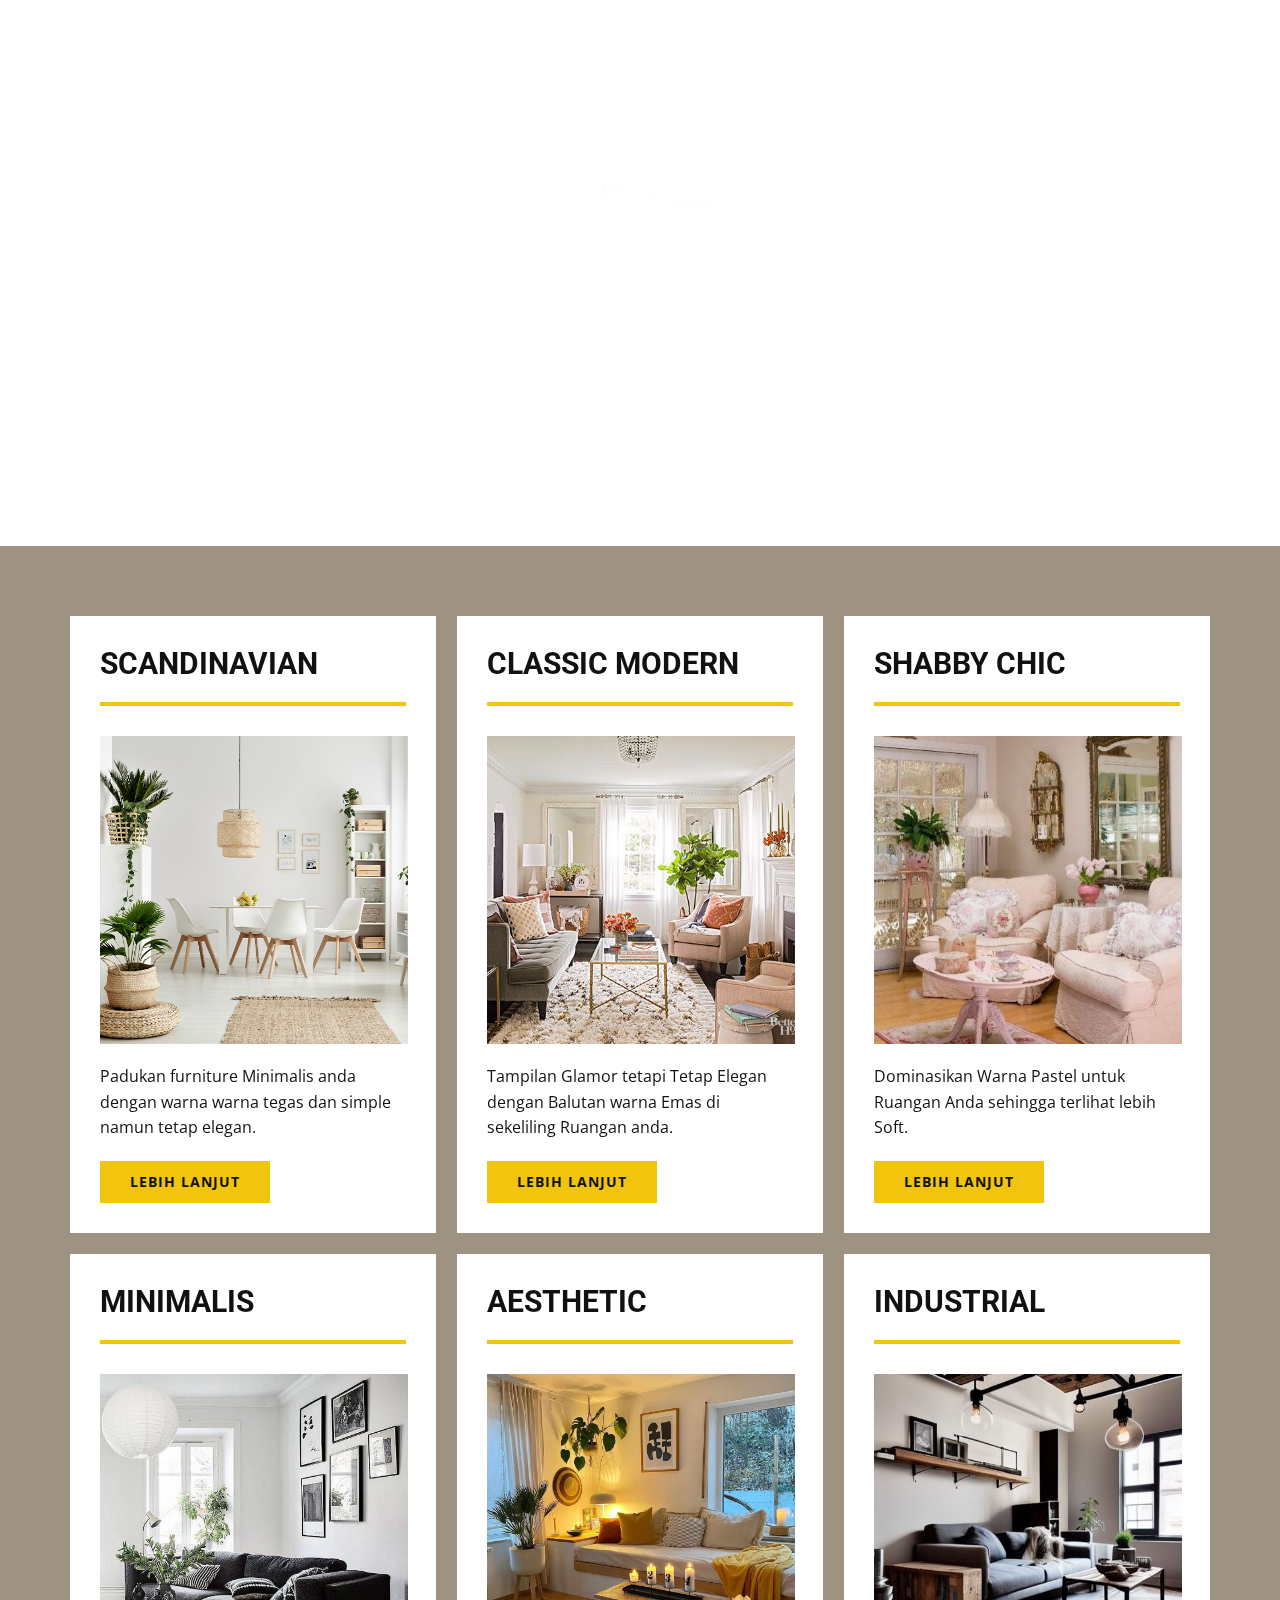
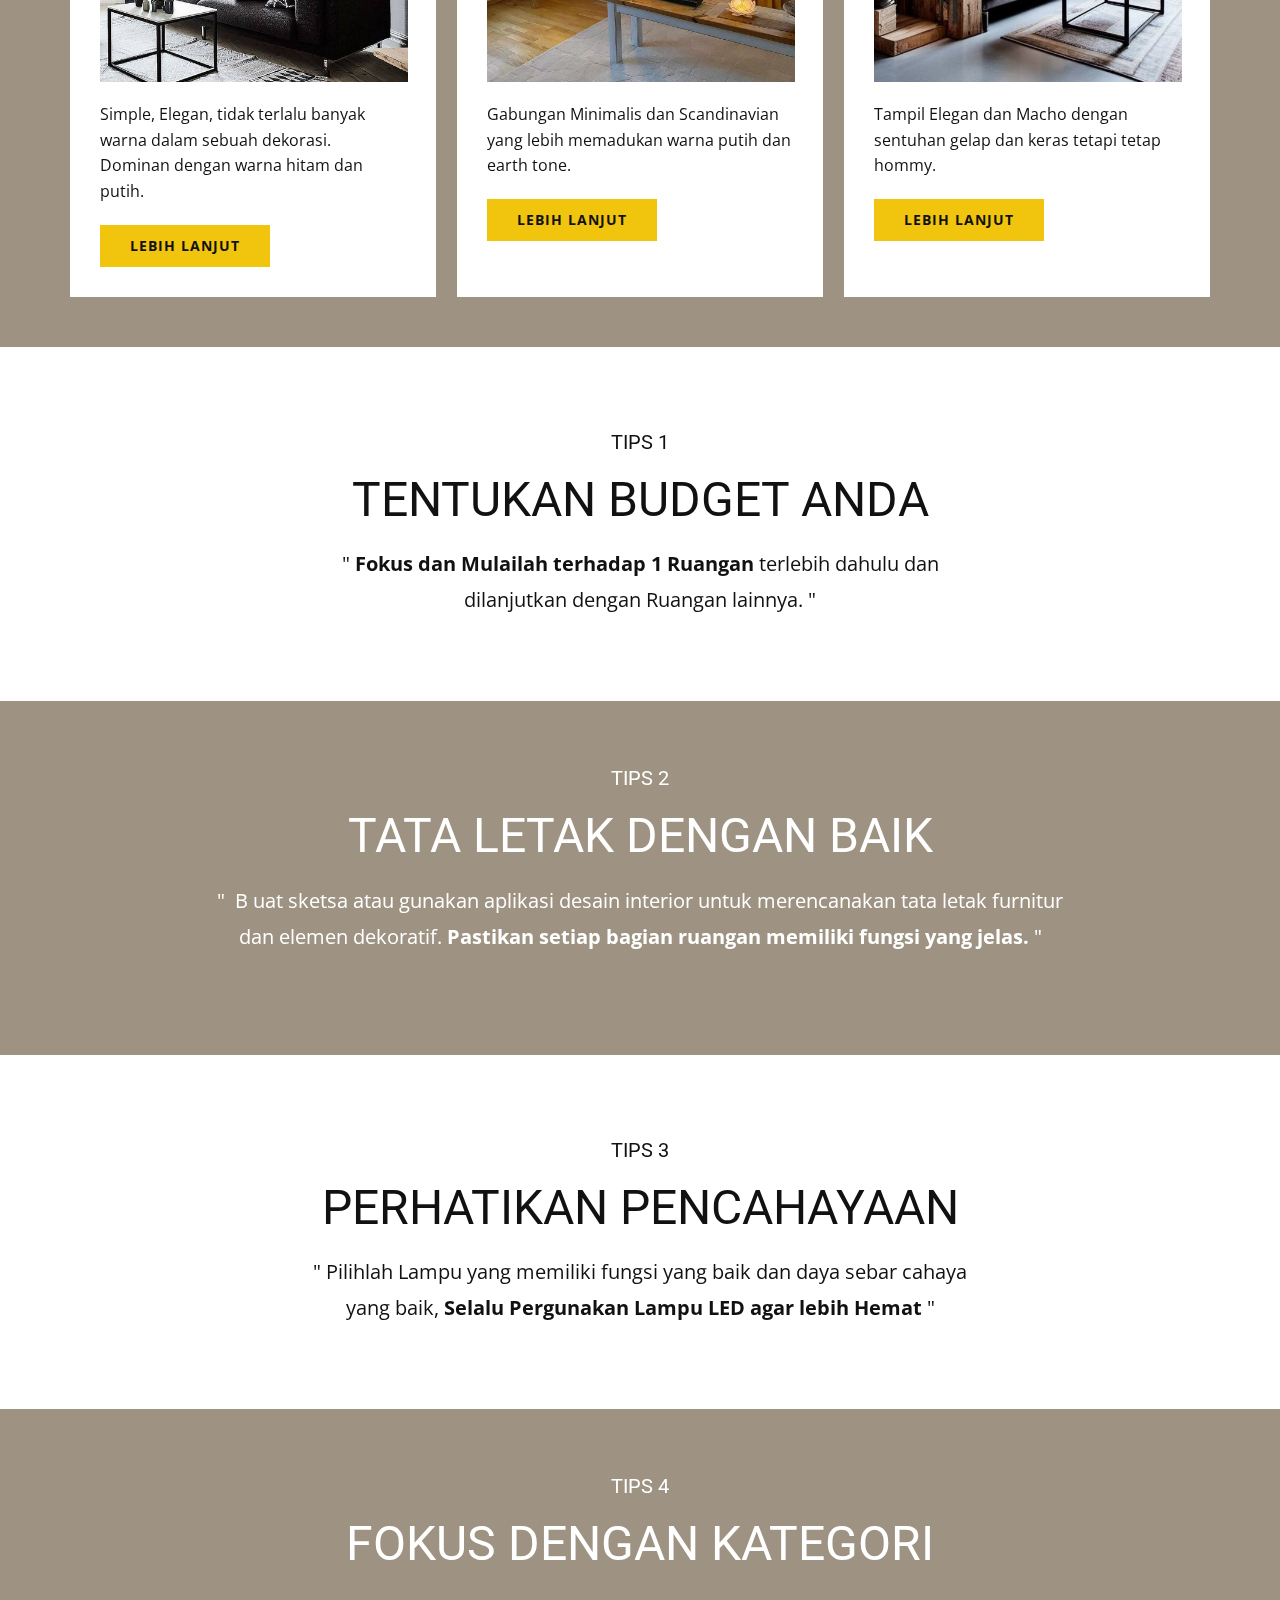
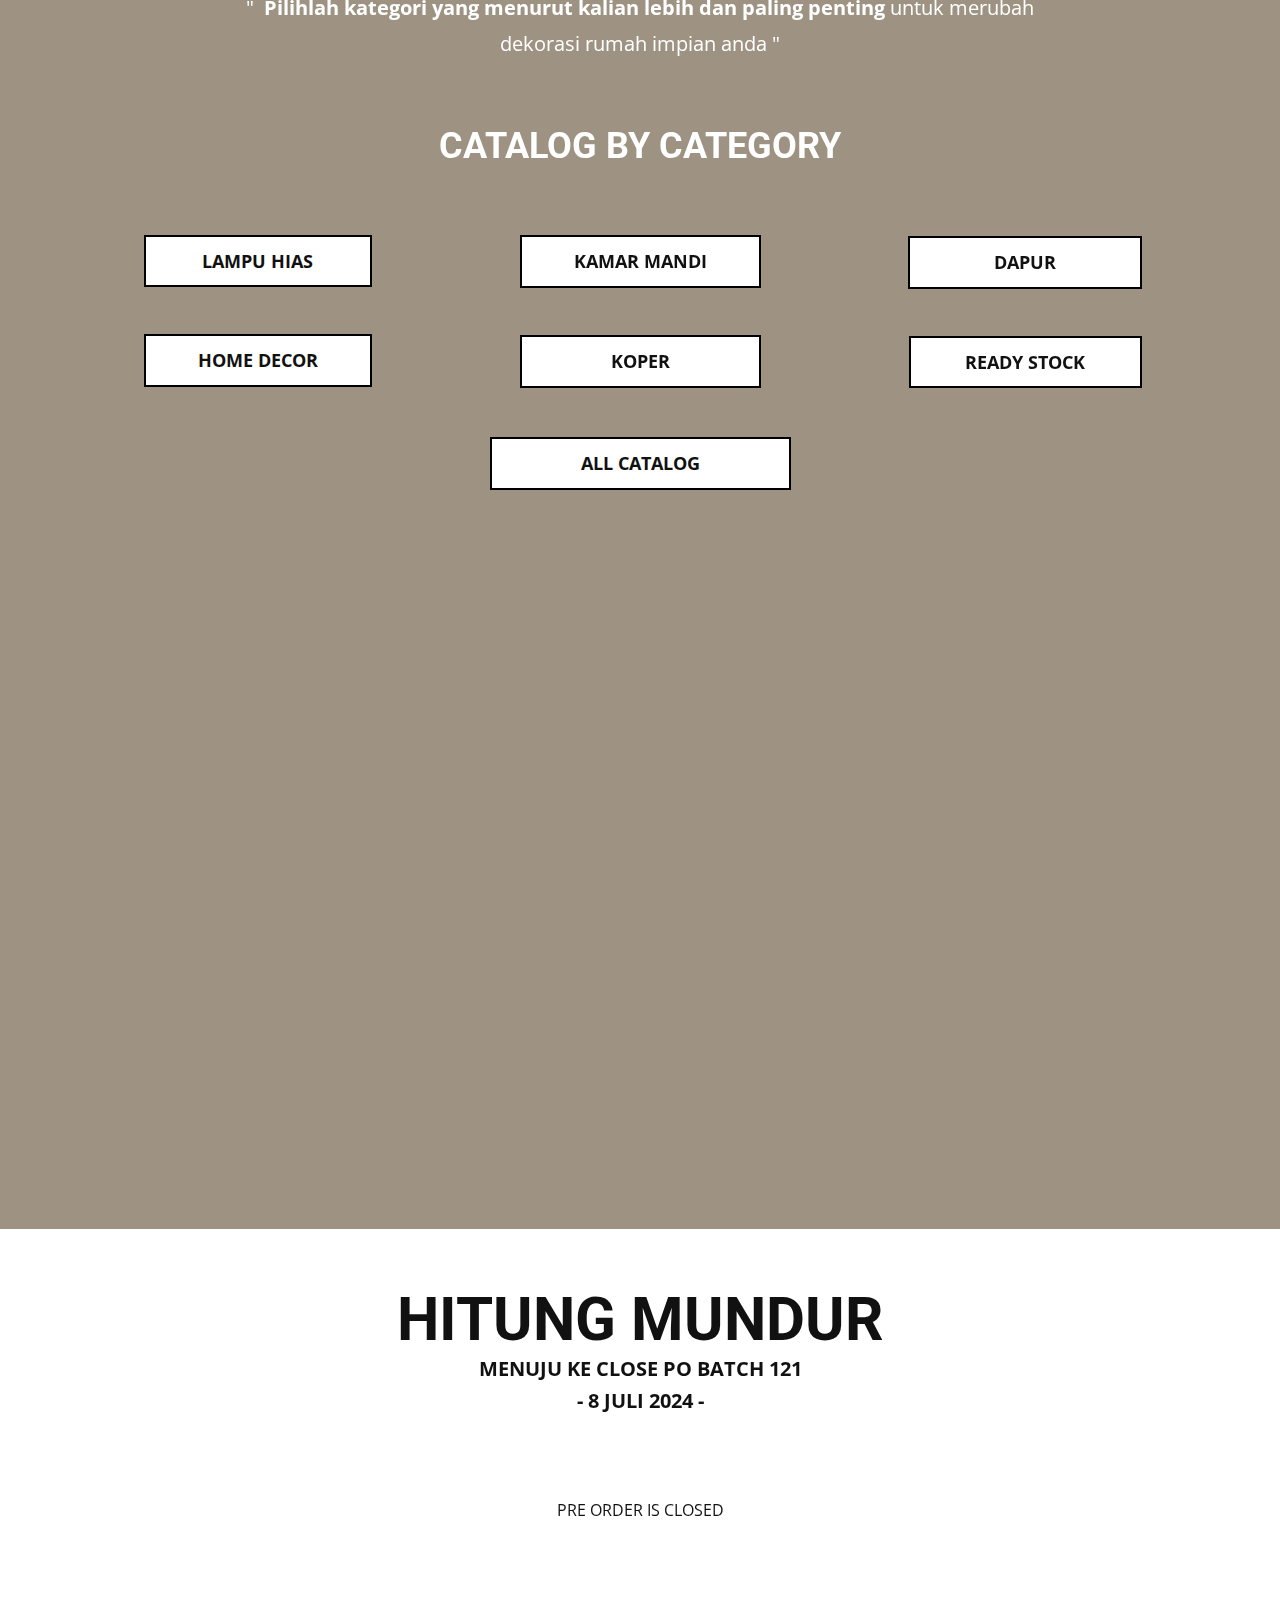
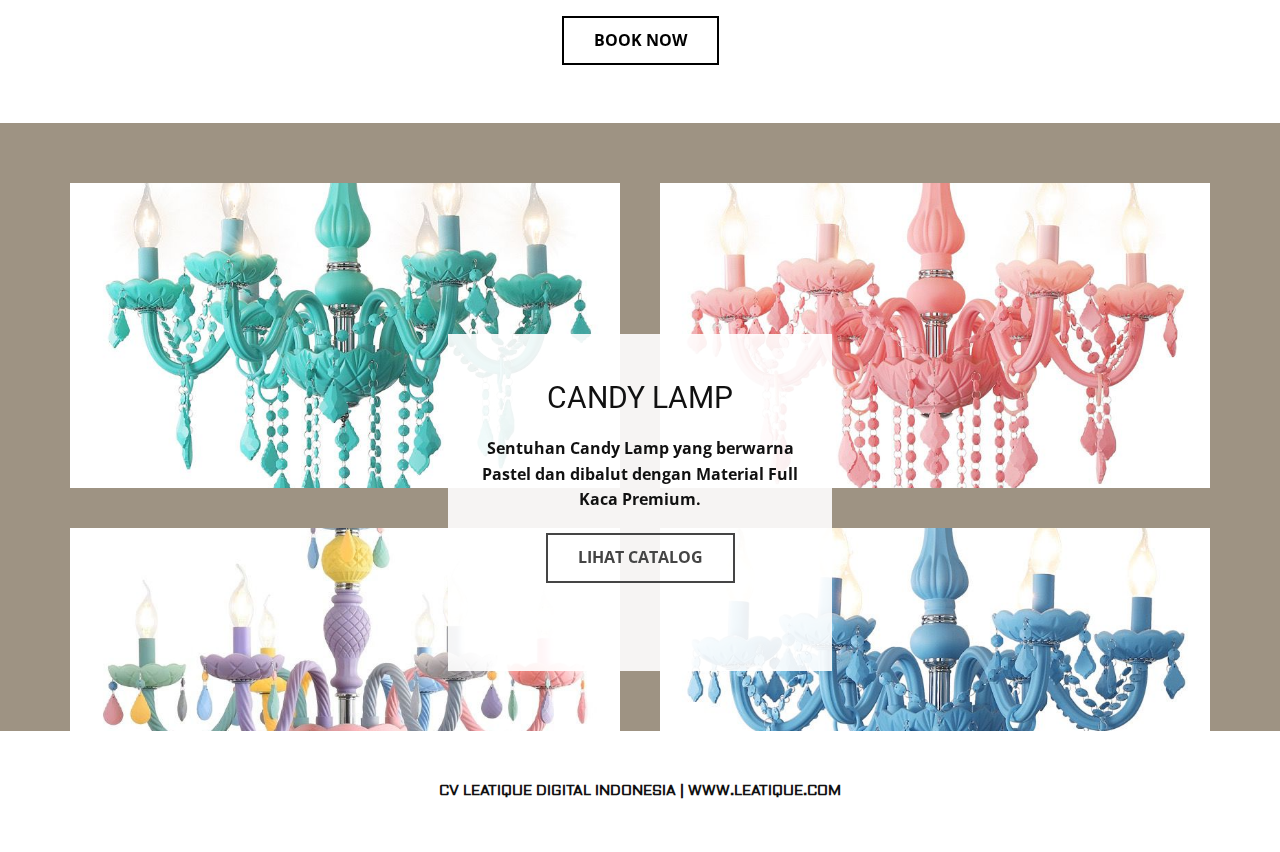
<file: Interior Leatique/index.html>
<!DOCTYPE html>
<html style="font-size: 16px;">
  <head>
    <meta name="viewport" content="width=device-width, initial-scale=1.0">
    <meta charset="utf-8">
    <meta name="keywords" content="">
    <meta name="description" content="">
    <title>sugesstion</title>
    <link rel="stylesheet" href="nicepage.css" media="screen">
<link rel="stylesheet" href="sugesstion.css" media="screen">
    <script class="u-script" type="text/javascript" src="jquery.js" defer=""></script>
    <script class="u-script" type="text/javascript" src="nicepage.js" defer=""></script>
    <meta name="generator" content="Nicepage 4.12.5, nicepage.com">
    <link id="u-theme-google-font" rel="stylesheet" href="https://fonts.googleapis.com/css?family=Roboto:100,100i,300,300i,400,400i,500,500i,700,700i,900,900i|Open+Sans:300,300i,400,400i,500,500i,600,600i,700,700i,800,800i">
    <link id="u-page-google-font" rel="stylesheet" href="https://fonts.googleapis.com/css?family=Aldrich:400">
    
    
    
    
    
    
    
    
    
    
    
    <script type="application/ld+json">{
		"@context": "http://schema.org",
		"@type": "Organization",
		"name": "Interior Leatique"
}</script>
    <meta name="theme-color" content="#478ac9">
    <meta property="og:title" content="sugesstion">
    <meta property="og:description" content="">
    <meta property="og:type" content="website">
  </head>
  <body data-home-page="sugesstion.html" data-home-page-title="sugesstion" class="u-body u-xl-mode">
    <section class="u-align-center u-clearfix u-shading u-video u-video-cover u-section-1" id="carousel_d6b8">
      <div style="filter: brightness(0.5);" class="u-background-video u-expanded u-video-cover">
        <div class="embed-responsive embed-responsive-1">
          <iframe style="position: absolute;top: 0;left: 0;width: 100%;height: 100%;" class="embed-responsive-item" src="https://www.youtube.com/embed/NinGucFDC8k?playlist=NinGucFDC8k&amp;loop=1&amp;mute=1&amp;showinfo=0&amp;controls=0&amp;start=0&amp;autoplay=1" data-autoplay="1" frameborder="0" allowfullscreen=""></iframe>
        </div>
      </div>
      <div class="u-clearfix u-sheet u-sheet-1">
        <img class="u-image u-image-default u-image-1" src="images/leatiquewhitelogo.png" alt="" data-image-width="1080" data-image-height="190">
        <h1 class="u-text u-text-body-alt-color u-title u-text-1">inspirasi dekorasi rumah anda</h1>
        <p class="u-large-text u-text u-text-body-alt-color u-text-variant u-text-2">Konsep Interior yang disesuaikan dengan rumah dan hati anda</p>
      </div>
    </section>
    <section class="u-clearfix u-custom-color-1 u-section-2" id="sec-220a">
      <div class="u-clearfix u-sheet u-sheet-1">
        <div class="u-expanded-width u-list u-list-1">
          <div class="u-repeater u-repeater-1">
            <div class="u-container-style u-list-item u-repeater-item u-video-cover u-white">
              <div class="u-container-layout u-similar-container u-valign-top u-container-layout-1">
                <h3 class="u-text u-text-default u-text-1">SCANDINAVIAN</h3>
                <div class="u-border-4 u-border-palette-3-base u-expanded-width u-line u-line-horizontal u-line-1"></div>
                <img alt="" class="u-expanded-width-lg u-expanded-width-md u-expanded-width-sm u-expanded-width-xs u-image u-image-default u-image-1" data-image-width="940" data-image-height="564" src="images/scandinavian-interior-design-ideas.jpg" data-href="scandinavian.html" data-page-id="75407911">
                <p class="u-text u-text-2"> Padukan furniture Minimalis anda dengan warna warna tegas dan simple<br>namun tetap elegan.
                </p>
                <a href="scandinavian.html" data-page-id="75407911" class="u-btn u-button-style u-palette-3-base u-btn-1">LEBIH LANJUT</a>
              </div>
            </div>
            <div class="u-container-style u-list-item u-repeater-item u-video-cover u-white u-list-item-2">
              <div class="u-container-layout u-similar-container u-valign-top u-container-layout-2">
                <h3 class="u-text u-text-default u-text-3">CLASSIC MODERN</h3>
                <div class="u-border-4 u-border-palette-3-base u-expanded-width u-line u-line-horizontal u-line-2"></div>
                <img alt="" class="u-expanded-width-lg u-expanded-width-md u-expanded-width-sm u-expanded-width-xs u-image u-image-default u-image-2" data-image-width="550" data-image-height="458" src="images/classicmoderninteriordesignleatique.jpg" data-href="classic.html" data-page-id="3002916619">
                <p class="u-text u-text-4"> Tampilan Glamor tetapi Tetap Elegan dengan Balutan warna Emas di sekeliling Ruangan anda.</p>
                <a href="classic.html" data-page-id="3002916619" class="u-btn u-button-style u-palette-3-base u-btn-2">lebih lanjut</a>
              </div>
            </div>
            <div class="u-container-style u-list-item u-repeater-item u-video-cover u-white u-list-item-3">
              <div class="u-container-layout u-similar-container u-valign-top u-container-layout-3">
                <h3 class="u-text u-text-default u-text-5">SHABBY CHIC</h3>
                <div class="u-border-4 u-border-palette-3-base u-expanded-width u-line u-line-horizontal u-line-3"></div>
                <img alt="" class="u-expanded-width-lg u-expanded-width-md u-expanded-width-sm u-expanded-width-xs u-image u-image-default u-image-3" data-image-width="866" data-image-height="866" src="images/shabbychicinteriorleatique.jpg" data-href="shabbychic.html" data-page-id="2161606406">
                <p class="u-text u-text-6">Dominasikan Warna Pastel untuk Ruangan Anda sehingga terlihat lebih Soft.</p>
                <a href="shabbychic.html" data-page-id="2161606406" class="u-btn u-button-style u-palette-3-base u-btn-3">LEBIH LANJUT</a>
              </div>
            </div>
            <div class="u-container-style u-list-item u-repeater-item u-video-cover u-white u-list-item-4">
              <div class="u-container-layout u-similar-container u-valign-top u-container-layout-4">
                <h3 class="u-text u-text-default u-text-7">MINIMALIS</h3>
                <div class="u-border-4 u-border-palette-3-base u-expanded-width u-line u-line-horizontal u-line-4"></div>
                <img alt="" class="u-expanded-width-lg u-expanded-width-md u-expanded-width-sm u-expanded-width-xs u-image u-image-default u-image-4" data-image-width="1024" data-image-height="1372" src="images/minimalisinteriorbyleatique.jpg" data-href="minimalis.html" data-page-id="82595830">
                <p class="u-text u-text-8">Simple, Elegan, tidak terlalu banyak warna dalam sebuah dekorasi. Dominan dengan warna hitam dan putih.</p>
                <a href="minimalis.html" data-page-id="82595830" class="u-btn u-button-style u-palette-3-base u-btn-4">LEBIH LANJUT</a>
              </div>
            </div>
            <div class="u-container-style u-list-item u-repeater-item u-video-cover u-white u-list-item-5">
              <div class="u-container-layout u-similar-container u-valign-top u-container-layout-5">
                <h3 class="u-text u-text-default u-text-9">AESTHETIC</h3>
                <div class="u-border-4 u-border-palette-3-base u-expanded-width u-line u-line-horizontal u-line-5"></div>
                <img alt="" class="u-expanded-width-lg u-expanded-width-md u-expanded-width-sm u-expanded-width-xs u-image u-image-default u-image-5" data-image-width="1080" data-image-height="1080" src="images/aestheticroomidea.jpg" data-href="aesthetic.html" data-page-id="58296513">
                <p class="u-text u-text-10">Gabungan Minimalis dan Scandinavian yang lebih memadukan warna putih dan earth tone.</p>
                <a href="aesthetic.html" data-page-id="58296513" class="u-btn u-button-style u-palette-3-base u-btn-5">LEBIH LANJUT</a>
              </div>
            </div>
            <div class="u-container-style u-list-item u-repeater-item u-video-cover u-white u-list-item-6">
              <div class="u-container-layout u-similar-container u-valign-top u-container-layout-6">
                <h3 class="u-text u-text-default u-text-11">INDUSTRIAL</h3>
                <div class="u-border-4 u-border-palette-3-base u-expanded-width u-line u-line-horizontal u-line-6"></div>
                <img alt="" class="u-expanded-width-lg u-expanded-width-md u-expanded-width-sm u-expanded-width-xs u-image u-image-default u-image-6" data-image-width="512" data-image-height="512" src="images/industriallivingroom.jpg" data-href="industrial.html" data-page-id="274014044">
                <p class="u-text u-text-12"> Tampil Elegan dan Macho dengan sentuhan gelap dan keras tetapi tetap hommy.</p>
                <a href="industrial.html" data-page-id="274014044" class="u-btn u-button-style u-palette-3-base u-btn-6">LEBIH LANJUT</a>
              </div>
            </div>
          </div>
        </div>
      </div>
    </section>
    <section class="u-align-center u-clearfix u-section-3" id="sec-3fe6">
      <div class="u-clearfix u-sheet u-valign-middle-xl u-sheet-1">
        <h5 class="u-text u-text-default-xl u-text-1">tips 1</h5>
        <h1 class="u-text u-text-default u-text-2">TENTUKAN BUDGET ANDA</h1>
        <p class="u-text u-text-3"> "&nbsp;<span style="font-weight: 700;">Fokus dan Mulailah terhadap 1 Ruangan</span>&nbsp;terlebih dahulu dan dilanjutkan dengan Ruangan lainnya. "
        </p>
      </div>
    </section>
    <section class="u-align-center u-clearfix u-custom-color-1 u-section-4" id="carousel_670a">
      <div class="u-clearfix u-sheet u-sheet-1">
        <h5 class="u-text u-text-default u-text-1">tips 2</h5>
        <h1 class="u-text u-text-default u-text-2"> Tata Letak dengan Baik</h1>
        <p class="u-text u-text-3"> "&nbsp;<span style="font-weight: 700;">
            <span style="font-weight: 400;">B</span>
          </span>uat sketsa atau gunakan aplikasi desain interior untuk merencanakan tata letak furnitur dan elemen dekoratif. <span style="font-weight: 700;">Pastikan setiap bagian ruangan memiliki fungsi yang jelas.</span>&nbsp;"
        </p>
      </div>
    </section>
    <section class="u-align-center u-clearfix u-section-5" id="carousel_e21e">
      <div class="u-clearfix u-sheet u-valign-middle u-sheet-1">
        <h5 class="u-text u-text-default u-text-1">tips 3</h5>
        <h1 class="u-text u-text-default u-text-2"> Perhatikan Pencahayaan</h1>
        <p class="u-text u-text-3"> " <b>
            <span style="font-weight: 400;">Pilihlah Lampu yang memiliki fungsi yang baik dan daya sebar cahaya yang baik, </span>Selalu Pergunakan Lampu LED agar lebih Hemat</b>&nbsp;"
        </p>
      </div>
    </section>
    <section class="u-align-center u-clearfix u-custom-color-1 u-section-6" id="carousel_e6fe">
      <div class="u-clearfix u-sheet u-valign-middle u-sheet-1">
        <h5 class="u-text u-text-default u-text-1">tips 4</h5>
        <h1 class="u-text u-text-default u-text-2">fokus dengan kategori</h1>
        <p class="u-text u-text-3"> "&nbsp;<span style="font-weight: 700;">
            <span style="font-weight: 400;"></span>
          </span>
          <span style="font-weight: 700;">Pilihlah kategori&nbsp;yang menurut kalian lebih dan&nbsp;paling penting</span>&nbsp;untuk merubah dekorasi rumah impian anda&nbsp;"
        </p>
      </div>
    </section>
    <section class="u-clearfix u-custom-color-1 u-section-7" id="sec-5c10">
      <div class="u-clearfix u-sheet u-sheet-1">
        <h2 class="u-align-center-xs u-text u-text-1">CATALOG BY CATEGORY</h2>
        <a href="#" class="u-active-black u-border-2 u-border-black u-btn u-button-style u-hover-black u-text-hover-white u-white u-btn-1">LAMPU HIAS</a>
        <a href="#" class="u-active-black u-border-2 u-border-black u-btn u-button-style u-hover-black u-text-hover-white u-white u-btn-2">KAMAR MANDI</a>
        <a href="#" class="u-active-black u-border-2 u-border-black u-btn u-button-style u-hover-black u-text-hover-white u-white u-btn-3">DAPUR</a>
        <a href="#" class="u-active-black u-border-2 u-border-black u-btn u-button-style u-hover-black u-text-hover-white u-white u-btn-4">HOME DECOR</a>
        <a href="#" class="u-active-black u-border-2 u-border-black u-btn u-button-style u-hover-black u-text-hover-white u-white u-btn-5">KOPER</a>
        <a href="#" class="u-active-black u-border-2 u-border-black u-btn u-button-style u-hover-black u-text-hover-white u-white u-btn-6">READY STOCK</a>
        <a href="#" class="u-active-black u-border-2 u-border-black u-btn u-button-style u-hover-black u-text-hover-white u-white u-btn-7">ALL CATALOG</a>
      </div>
    </section>
    <section class="u-clearfix u-custom-color-1 u-section-8" id="sec-4e59">
      <div class="u-clearfix u-sheet u-valign-top-xs u-sheet-1">
        <div class="u-align-left u-expanded-width-lg u-expanded-width-md u-expanded-width-sm u-expanded-width-xl u-left-0 u-video u-video-contain u-video-1">
          <div class="embed-responsive embed-responsive-1">
            <iframe style="position: absolute;top: 0;left: 0;width: 100%;height: 100%;" class="embed-responsive-item" src="https://www.youtube.com/embed/Esv_SsC_Wls?mute=0&amp;showinfo=0&amp;controls=0&amp;start=0" frameborder="0" allowfullscreen=""></iframe>
          </div>
        </div>
      </div>
    </section>
    <section class="u-align-center u-clearfix u-white u-section-9" id="sec-3875">
      <div class="u-clearfix u-sheet u-valign-middle-xs u-sheet-1">
        <h2 class="u-text u-text-default u-text-1">HITUNG MUNDUR</h2>
        <p class="u-large-text u-text u-text-variant u-text-2">
          <span style="font-weight: 700;">MENUJU KE CLOSE PO BATCH 121<br>
          </span>
          <span style="font-weight: 700;">-<span style="font-weight: 700;"> 8 JULI 2024 -</span>
          </span>
        </p>
        <div class="u-countdown u-countdown-1" data-target-date="Sun, 07 Jul 2024 04:48:20 GMT" data-type="to-date" data-for="everyone" data-time-left="90m" data-timer-id="dfea" data-target-number="100" data-direction="down" data-start-time="Fri Nov 26 2021 16:40:08 GMT+0300 (Москва, стандартное время)" data-frequency="10s" data-after-count="message" data-redirect-url="https://">
          <div class="u-countdown-wrapper u-spacing-40">
            <div class="u-countdown-item u-countdown-years u-hidden u-spacing-15 u-countdown-item-1">
              <div class="u-countdown-counter u-spacing-2 u-countdown-counter-1"><div class="u-countdown-number">0</div><div class="u-countdown-number u-hidden">0</div></div>
              <div class="u-countdown-label u-text-grey-50 u-countdown-label-1">Years</div>
            </div>
            <div class="u-countdown-separator u-hidden u-countdown-separator-1"></div>
            <div class="u-countdown-days u-countdown-item u-spacing-15 u-countdown-item-2">
              <div class="u-countdown-counter u-spacing-2 u-countdown-counter-2"><div class="u-countdown-number">7</div><div class="u-countdown-number u-hidden">0</div><div class="u-countdown-number u-hidden">0</div></div>
              <div class="u-countdown-label u-text-grey-50 u-countdown-label-2">Days</div>
            </div>
            <div class="u-countdown-separator u-countdown-separator-2"></div>
            <div class="u-countdown-hours u-countdown-item u-spacing-15 u-countdown-item-3">
              <div class="u-countdown-counter u-spacing-2 u-countdown-counter-3"><div class="u-countdown-number">1</div><div class="u-countdown-number">2</div></div>
              <div class="u-countdown-label u-text-grey-50 u-countdown-label-3">Hours</div>
            </div>
            <div class="u-countdown-separator u-countdown-separator-3"></div>
            <div class="u-countdown-item u-countdown-minutes u-spacing-15 u-countdown-item-4">
              <div class="u-countdown-counter u-spacing-2 u-countdown-counter-4"><div class="u-countdown-number">3</div><div class="u-countdown-number">0</div></div>
              <div class="u-countdown-label u-text-grey-50 u-countdown-label-4">Minutes</div>
            </div>
            <div class="u-countdown-separator u-countdown-separator-4"></div>
            <div class="u-countdown-item u-countdown-seconds u-spacing-15 u-countdown-item-5">
              <div class="u-countdown-counter u-spacing-2 u-countdown-counter-5"><div class="u-countdown-number">0</div><div class="u-countdown-number">0</div></div>
              <div class="u-countdown-label u-text-grey-50 u-countdown-label-5">Seconds</div>
            </div>
            <div class="u-countdown-separator u-hidden u-countdown-separator-5"></div>
            <div class="u-countdown-item u-countdown-numbers u-hidden u-spacing-15 u-countdown-item-6">
              <div class="u-countdown-counter u-spacing-2 u-countdown-counter-6"><div class="u-countdown-number">0</div><div class="u-countdown-number">0</div><div class="u-countdown-number">1</div><div class="u-countdown-number">0</div><div class="u-countdown-number">0</div></div>
              <div class="u-countdown-label u-text-grey-50 u-countdown-label-6">Items</div>
            </div>
          </div>
          <div class="u-countdown-message u-hidden">
            <p>PRE ORDER IS CLOSED</p>
          </div>
        </div>
        <a href="#" class="u-border-2 u-border-black u-btn u-button-style u-hover-black u-none u-text-hover-white u-btn-1">book now</a>
      </div>
    </section>
    <section class="u-clearfix u-custom-color-1 u-section-10" id="carousel_0b79">
      <div class="u-clearfix u-sheet u-valign-middle-md u-valign-middle-xs u-sheet-1">
        <div class="u-clearfix u-expanded-width u-gutter-40 u-layout-wrap u-layout-wrap-1">
          <div class="u-gutter-0 u-layout">
            <div class="u-layout-col">
              <div class="u-size-30">
                <div class="u-layout-row">
                  <div class="u-align-left u-container-style u-hidden-sm u-hidden-xs u-image u-layout-cell u-right-cell u-size-30 u-image-1" data-image-width="800" data-image-height="800">
                    <div class="u-container-layout u-container-layout-1"></div>
                  </div>
                  <div class="u-align-left u-container-style u-hidden-sm u-hidden-xs u-image u-layout-cell u-left-cell u-size-30 u-image-2" data-image-width="800" data-image-height="800">
                    <div class="u-container-layout u-container-layout-2"></div>
                  </div>
                </div>
              </div>
              <div class="u-size-30">
                <div class="u-layout-row">
                  <div class="u-align-left u-container-style u-hidden-sm u-hidden-xs u-image u-layout-cell u-right-cell u-size-30 u-image-3" data-image-width="800" data-image-height="800">
                    <div class="u-container-layout u-container-layout-3"></div>
                  </div>
                  <div class="u-align-left u-container-style u-hidden-sm u-hidden-xs u-layout-cell u-left-cell u-size-30 u-layout-cell-4">
                    <div class="u-container-layout u-container-layout-4">
                      <img class="u-absolute-hcenter-xs u-expanded u-hidden-sm u-image" data-image-width="800" data-image-height="800" src="images/biru.jpg">
                    </div>
                  </div>
                </div>
              </div>
            </div>
          </div>
        </div>
        <div class="u-align-center u-container-style u-group u-opacity u-opacity-90 u-white u-group-1">
          <div class="u-container-layout u-container-layout-5">
            <h3 class="u-text u-text-default u-text-1">CANDY LAMP</h3>
            <p class="u-text u-text-2">Sentuhan Candy Lamp yang berwarna Pastel dan dibalut dengan Material Full Kaca Premium.</p>
            <a href="candy-lamp.html" data-page-id="70442955" class="u-active-palette-3-base u-border-2 u-border-grey-dark-1 u-btn u-btn-rectangle u-button-style u-hover-palette-3-base u-none u-radius-0 u-btn-1">LIHAT CATALOG</a>
          </div>
        </div>
      </div>
    </section>
    
    
    <footer class="u-align-center u-clearfix u-footer u-white u-footer" id="sec-0938"><div class="u-clearfix u-sheet u-sheet-1">
        <p class="u-custom-font u-small-text u-text u-text-variant u-text-1">CV LEATIQUE DIGITAL INDONESIA | WWW.LEATIQUE.COM</p>
      </div></footer>
  </body>
</html>
</file>
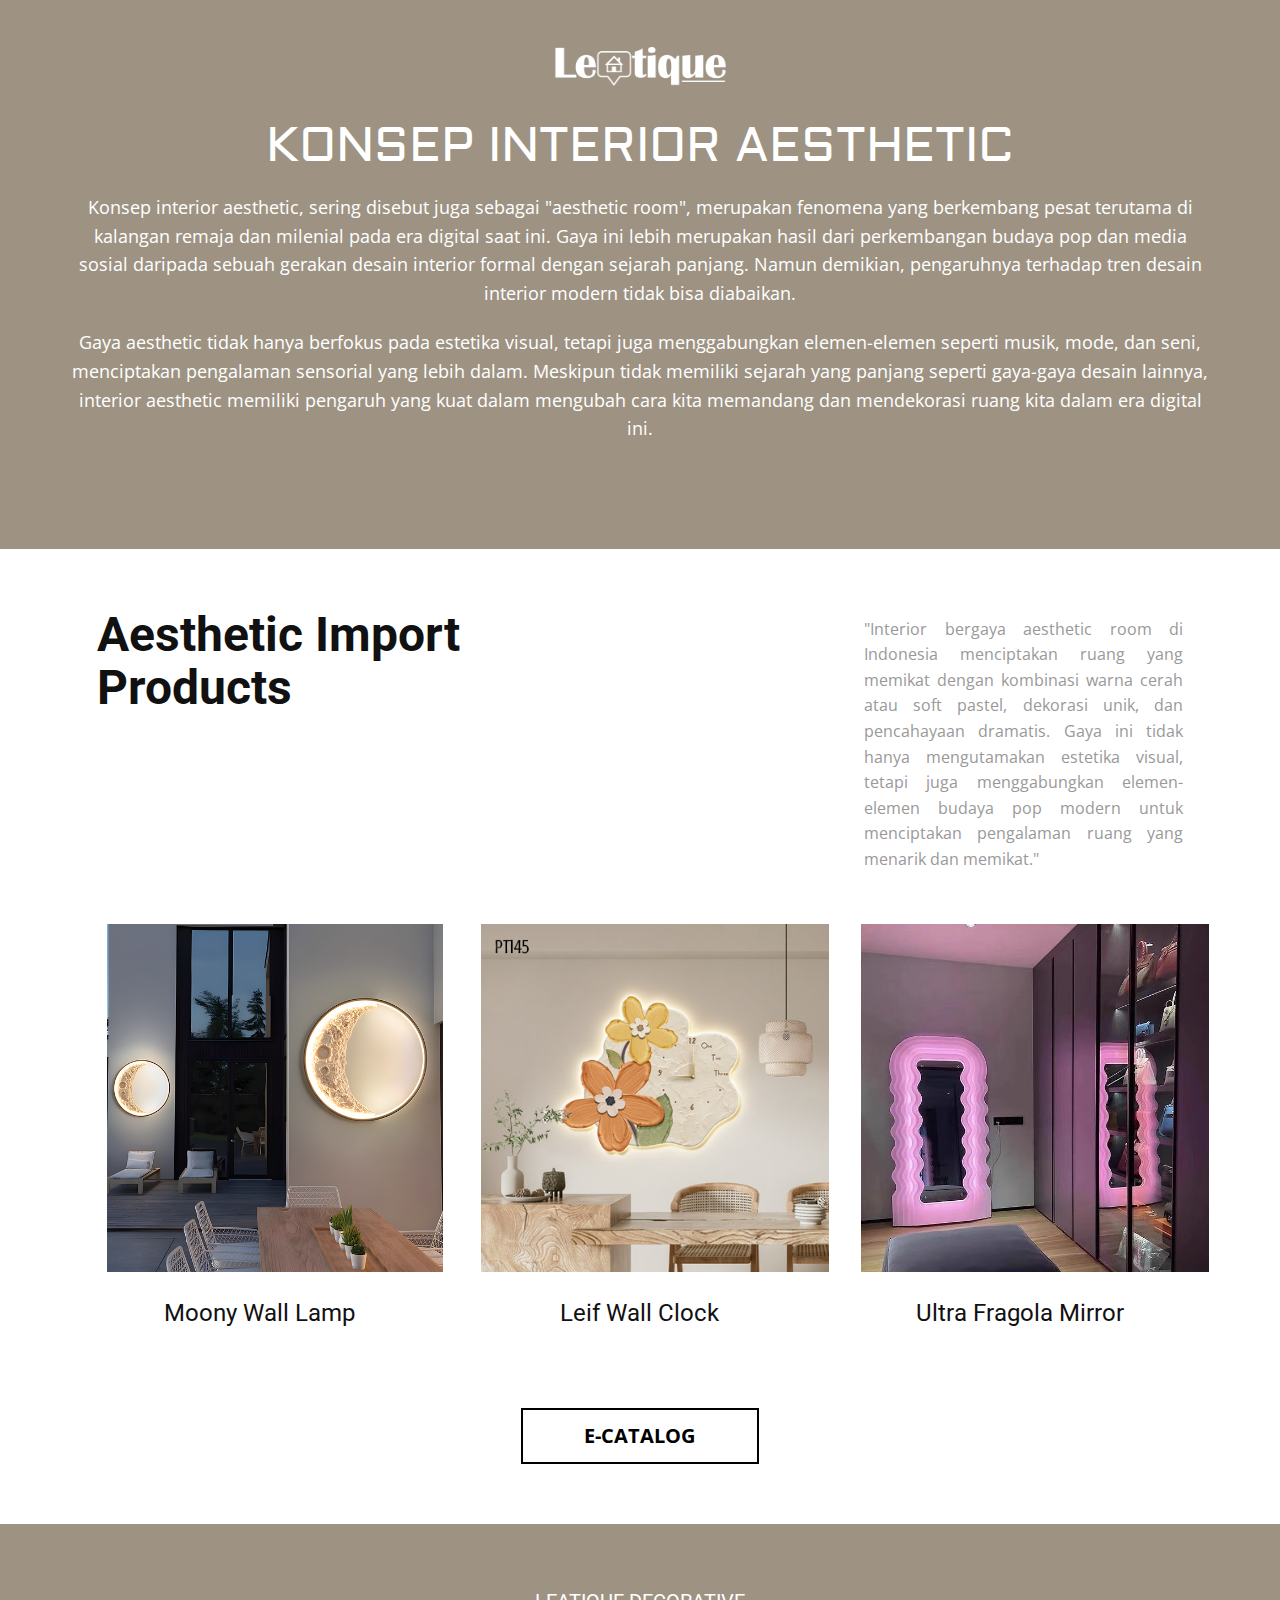
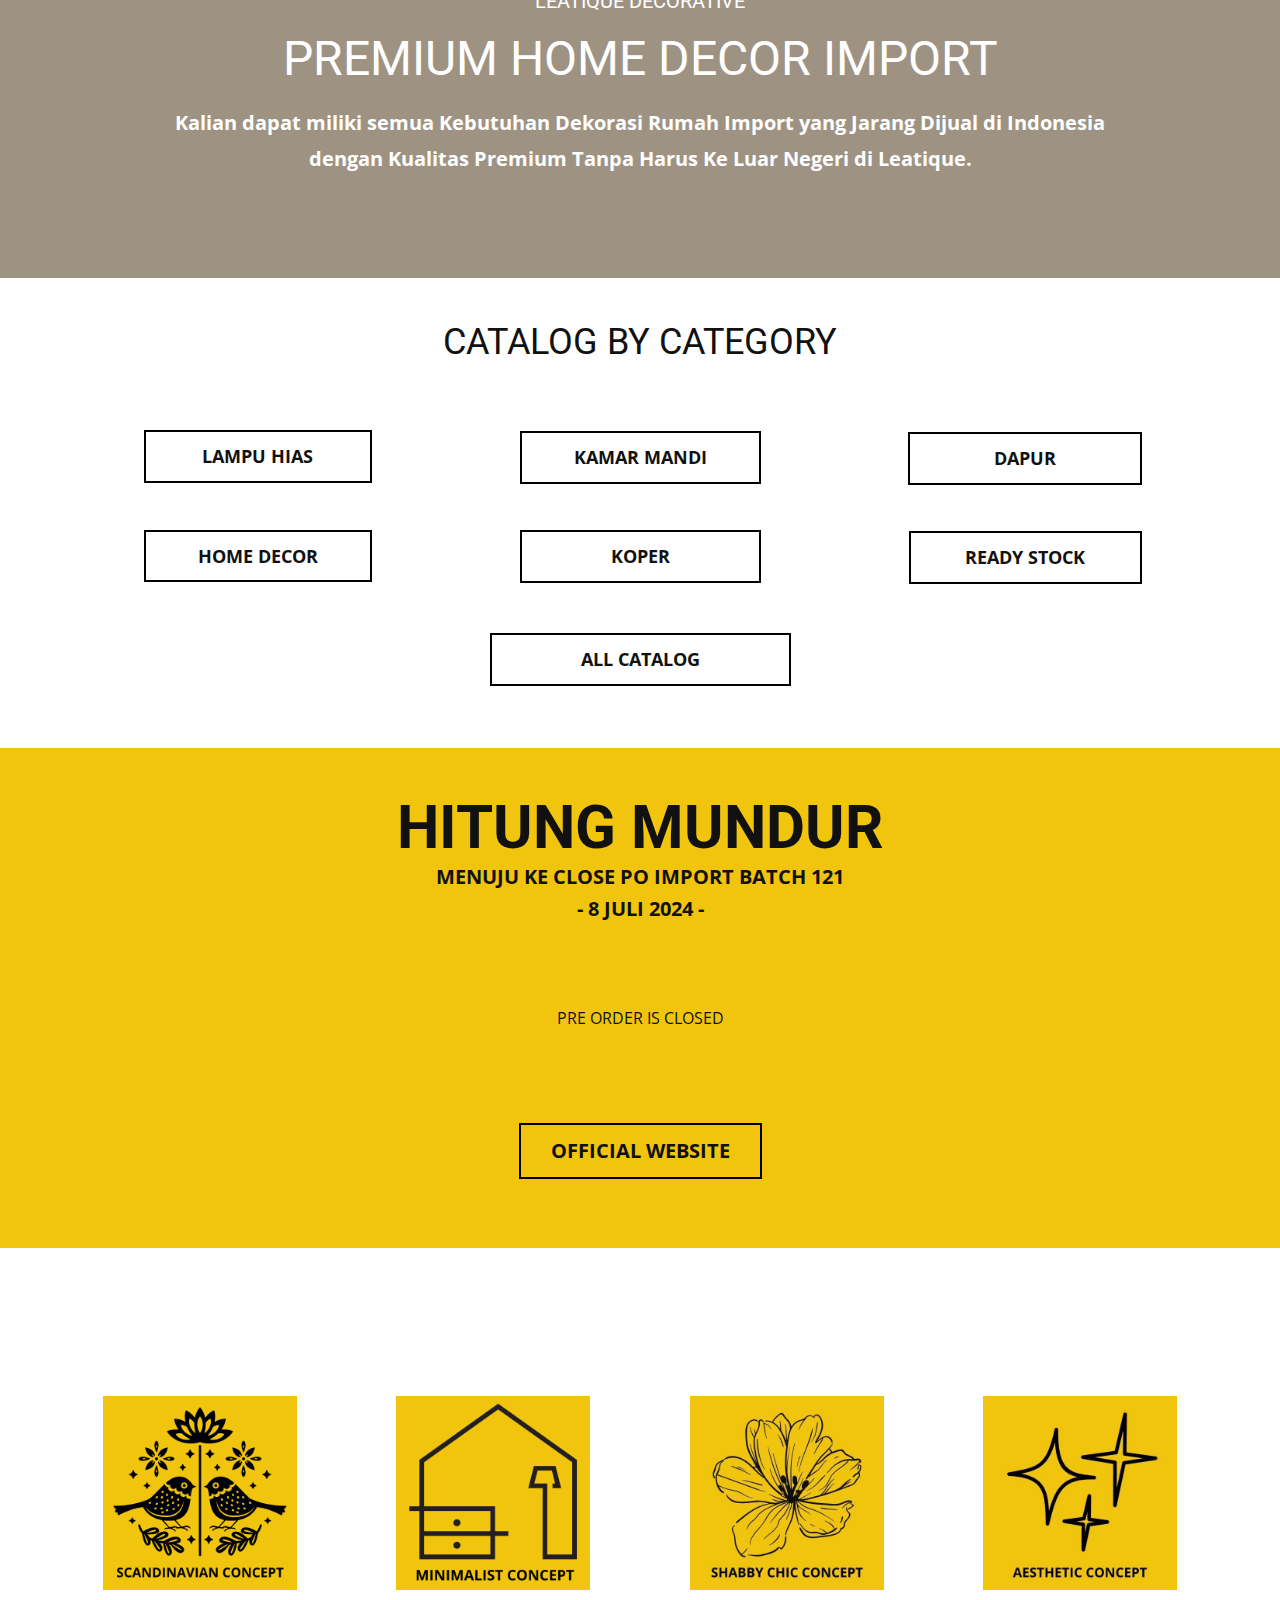
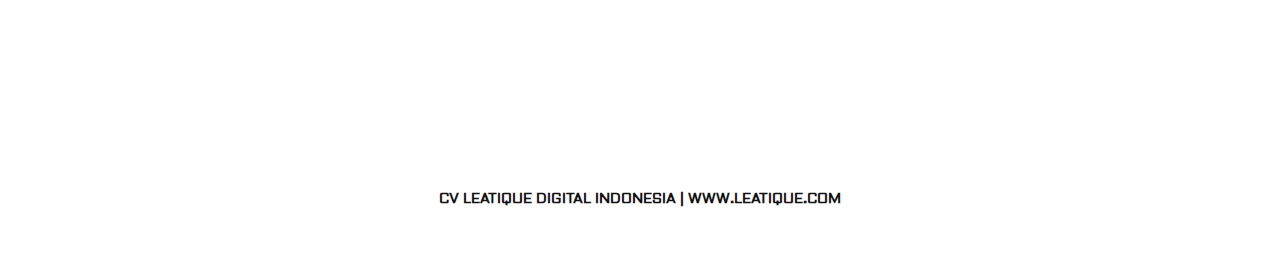
<file: Interior Leatique/aesthetic.html>
<!DOCTYPE html>
<html style="font-size: 16px;">
  <head>
    <meta name="viewport" content="width=device-width, initial-scale=1.0">
    <meta charset="utf-8">
    <meta name="keywords" content="">
    <meta name="description" content="">
    <title>aesthetic</title>
    <link rel="stylesheet" href="nicepage.css" media="screen">
<link rel="stylesheet" href="aesthetic.css" media="screen">
    <script class="u-script" type="text/javascript" src="jquery.js" defer=""></script>
    <script class="u-script" type="text/javascript" src="nicepage.js" defer=""></script>
    <meta name="generator" content="Nicepage 4.12.5, nicepage.com">
    <link id="u-theme-google-font" rel="stylesheet" href="https://fonts.googleapis.com/css?family=Roboto:100,100i,300,300i,400,400i,500,500i,700,700i,900,900i|Open+Sans:300,300i,400,400i,500,500i,600,600i,700,700i,800,800i">
    <link id="u-page-google-font" rel="stylesheet" href="https://fonts.googleapis.com/css?family=Aldrich:400">
    
    
    
    
    
    
    
    <script type="application/ld+json">{
		"@context": "http://schema.org",
		"@type": "Organization",
		"name": "Interior Leatique"
}</script>
    <meta name="theme-color" content="#478ac9">
    <meta property="og:title" content="aesthetic">
    <meta property="og:description" content="">
    <meta property="og:type" content="website">
  </head>
  <body class="u-body u-xl-mode">
    <section class="u-clearfix u-custom-color-1 u-section-1" id="sec-3856">
      <div class="u-clearfix u-sheet u-sheet-1">
        <img class="u-image u-image-default u-image-1" src="images/leatiquewhitelogo.png" alt="" data-image-width="1080" data-image-height="190">
        <div class="fr-view u-align-center u-clearfix u-rich-text u-text u-text-1">
          <h1>
            <span class="u-custom-font" style="font-family: Aldrich;">KONSEP INTERIOR AESTHETIC</span>
          </h1>
          <p style="text-align: center;">
            <span style="font-size: 1.125rem;">Konsep interior aesthetic, sering disebut juga sebagai "aesthetic room", merupakan fenomena yang berkembang pesat terutama di kalangan remaja dan milenial pada era digital saat ini. Gaya ini lebih merupakan hasil dari perkembangan budaya pop dan media sosial daripada sebuah gerakan desain interior formal dengan sejarah panjang. Namun demikian, pengaruhnya terhadap tren desain interior modern tidak bisa diabaikan.</span>
          </p>
          <p style="text-align: center;">
            <span style="font-size: 1.125rem;">Gaya aesthetic tidak hanya berfokus pada estetika visual, tetapi juga menggabungkan elemen-elemen seperti musik, mode, dan seni, menciptakan pengalaman sensorial yang lebih dalam. Meskipun tidak memiliki sejarah yang panjang seperti gaya-gaya desain lainnya, interior aesthetic memiliki pengaruh yang kuat dalam mengubah cara kita memandang dan mendekorasi ruang kita dalam era digital ini.</span>
          </p>
        </div>
      </div>
    </section>
    <section class="u-align-center u-clearfix u-section-2" id="carousel_1ebf">
      <div class="u-clearfix u-sheet u-valign-middle-sm u-valign-middle-xl u-sheet-1">
        <h2 class="u-align-left u-text u-text-1">Aesthetic Import<br>Products
        </h2>
        <p class="u-align-justify u-text u-text-grey-40 u-text-2"> "Interior bergaya aesthetic room di Indonesia menciptakan ruang yang memikat dengan kombinasi warna cerah atau soft pastel, dekorasi unik, dan pencahayaan dramatis. Gaya ini tidak hanya mengutamakan estetika visual, tetapi juga menggabungkan elemen-elemen budaya pop modern untuk menciptakan pengalaman ruang yang menarik dan memikat."</p><!--products--><!--products_options_json--><!--{"type":"Recent","source":"","tags":"","count":""}--><!--/products_options_json-->
        <div class="u-expanded-width u-products u-products-1">
          <div class="u-repeater u-repeater-1"><!--product_item-->
            <div class="u-container-style u-products-item u-repeater-item u-white u-repeater-item-1">
              <div class="u-container-layout u-similar-container u-valign-top-sm u-valign-top-xs u-container-layout-1"><!--product_image-->
                <img alt="" class="u-image u-image-contain u-image-default u-product-control u-image-1" src="images/moony.png" data-image-width="610" data-image-height="630"><!--/product_image-->
                <h4 class="u-align-center u-text u-text-default-lg u-text-default-md u-text-default-sm u-text-default-xl u-text-3">Moony Wall Lamp</h4>
              </div>
            </div><!--/product_item--><!--product_item-->
            <div class="u-container-style u-products-item u-repeater-item u-white u-repeater-item-2">
              <div class="u-container-layout u-similar-container u-valign-top-sm u-valign-top-xs u-container-layout-2"><!--product_image-->
                <img alt="" class="u-image u-image-contain u-image-default u-product-control u-image-2" src="images/leif.png" data-image-width="430" data-image-height="430"><!--/product_image-->
                <h4 class="u-align-center u-text u-text-default-lg u-text-default-md u-text-default-sm u-text-default-xl u-text-4">Leif Wall Clock</h4>
              </div>
            </div><!--/product_item--><!--product_item-->
            <div class="u-container-align-center u-container-style u-products-item u-repeater-item u-white u-repeater-item-3">
              <div class="u-container-layout u-similar-container u-valign-top-sm u-valign-top-xs u-container-layout-3"><!--product_image-->
                <img alt="" class="u-image u-image-contain u-image-default u-product-control u-image-3" src="images/fraganola.jpeg" data-image-width="630" data-image-height="630"><!--/product_image-->
                <h4 class="u-align-center u-text u-text-default-lg u-text-default-md u-text-default-sm u-text-default-xl u-text-5">Ultra Fragola Mirror</h4>
              </div>
            </div><!--/product_item-->
          </div>
        </div><!--/products-->
        <a href="#" class="u-border-2 u-border-black u-btn u-button-style u-hover-black u-none u-text-hover-white u-btn-1">e-catalog</a>
      </div>
    </section>
    <section class="u-align-center u-clearfix u-custom-color-1 u-section-3" id="sec-0446">
      <div class="u-clearfix u-sheet u-sheet-1">
        <h5 class="u-text u-text-default-lg u-text-default-md u-text-default-xl u-text-1">leatique decorative</h5>
        <h1 class="u-text u-text-default u-text-2">PREMIUM HOME DECOR IMPORT</h1>
        <p class="u-text u-text-3">Kalian dapat miliki semua Kebutuhan Dekorasi Rumah Import yang Jarang Dijual di Indonesia dengan Kualitas Premium Tanpa Harus Ke Luar Negeri di Leatique.</p>
      </div>
    </section>
    <section class="u-clearfix u-white u-section-4" id="sec-77b4">
      <div class="u-clearfix u-sheet u-valign-middle-xs u-sheet-1">
        <h2 class="u-align-center-xs u-text u-text-default-lg u-text-default-xl u-text-1">CATALOG BY CATEGORY</h2>
        <a href="#" class="u-border-2 u-border-black u-btn u-button-style u-hover-black u-text-hover-white u-white u-btn-1">LAMPU HIAS</a>
        <a href="#" class="u-border-2 u-border-black u-btn u-button-style u-hover-black u-text-hover-white u-white u-btn-2">KAMAR MANDI</a>
        <a href="#" class="u-border-2 u-border-black u-btn u-button-style u-hover-black u-text-hover-white u-white u-btn-3">DAPUR</a>
        <a href="#" class="u-border-2 u-border-black u-btn u-button-style u-hover-black u-text-hover-white u-white u-btn-4">HOME DECOR</a>
        <a href="#" class="u-border-2 u-border-black u-btn u-button-style u-hover-black u-text-hover-white u-white u-btn-5">KOPER</a>
        <a href="#" class="u-border-2 u-border-black u-btn u-button-style u-hover-black u-text-hover-white u-white u-btn-6">READY STOCK</a>
        <a href="#" class="u-border-2 u-border-black u-btn u-button-style u-hover-black u-text-hover-white u-white u-btn-7">ALL CATALOG</a>
      </div>
    </section>
    <section class="u-align-center u-clearfix u-palette-3-base u-section-5" id="sec-73f9">
      <div class="u-clearfix u-sheet u-valign-middle-xs u-sheet-1">
        <h2 class="u-text u-text-1">HITUNG MUNDUR</h2>
        <p class="u-large-text u-text u-text-variant u-text-2">
          <span style="font-weight: 700;">MENUJU KE CLOSE PO IMPORT BATCH 121<br>
          </span>
          <span style="font-weight: 700;">-<span style="font-weight: 700;"> 8 JULI 2024 -</span>
          </span>
        </p>
        <div class="u-countdown u-countdown-1" data-target-date="Mon, 08 Jul 2024 13:00:02 GMT" data-type="to-date" data-for="everyone" data-time-left="90m" data-timer-id="dfea" data-target-number="100" data-direction="down" data-start-time="Fri Nov 26 2021 16:40:08 GMT+0300 (Москва, стандартное время)" data-frequency="10s" data-after-count="message" data-redirect-url="https://">
          <div class="u-countdown-wrapper u-spacing-40">
            <div class="u-countdown-item u-countdown-years u-hidden u-spacing-15 u-countdown-item-1">
              <div class="u-countdown-counter u-spacing-2 u-countdown-counter-1"><div class="u-countdown-number">0</div><div class="u-countdown-number u-hidden">0</div></div>
              <div class="u-countdown-label u-text-grey-50 u-countdown-label-1">Years</div>
            </div>
            <div class="u-countdown-separator u-hidden u-countdown-separator-1"></div>
            <div class="u-countdown-days u-countdown-item u-spacing-15 u-countdown-item-2">
              <div class="u-countdown-counter u-spacing-2 u-countdown-counter-2"><div class="u-countdown-number">9</div><div class="u-countdown-number u-hidden">0</div><div class="u-countdown-number u-hidden">0</div></div>
              <div class="u-countdown-label u-text-grey-50 u-countdown-label-2">Days</div>
            </div>
            <div class="u-countdown-separator u-countdown-separator-2"></div>
            <div class="u-countdown-hours u-countdown-item u-spacing-15 u-countdown-item-3">
              <div class="u-countdown-counter u-spacing-2 u-countdown-counter-3"><div class="u-countdown-number">2</div><div class="u-countdown-number">3</div></div>
              <div class="u-countdown-label u-text-grey-50 u-countdown-label-3">Hours</div>
            </div>
            <div class="u-countdown-separator u-countdown-separator-3"></div>
            <div class="u-countdown-item u-countdown-minutes u-spacing-15 u-countdown-item-4">
              <div class="u-countdown-counter u-spacing-2 u-countdown-counter-4"><div class="u-countdown-number">2</div><div class="u-countdown-number">0</div></div>
              <div class="u-countdown-label u-text-grey-50 u-countdown-label-4">Minutes</div>
            </div>
            <div class="u-countdown-separator u-countdown-separator-4"></div>
            <div class="u-countdown-item u-countdown-seconds u-spacing-15 u-countdown-item-5">
              <div class="u-countdown-counter u-spacing-2 u-countdown-counter-5"><div class="u-countdown-number">4</div><div class="u-countdown-number">6</div></div>
              <div class="u-countdown-label u-text-grey-50 u-countdown-label-5">Seconds</div>
            </div>
            <div class="u-countdown-separator u-hidden u-countdown-separator-5"></div>
            <div class="u-countdown-item u-countdown-numbers u-hidden u-spacing-15 u-countdown-item-6">
              <div class="u-countdown-counter u-spacing-2 u-countdown-counter-6"><div class="u-countdown-number">0</div><div class="u-countdown-number">0</div><div class="u-countdown-number">1</div><div class="u-countdown-number">0</div><div class="u-countdown-number">0</div></div>
              <div class="u-countdown-label u-text-grey-50 u-countdown-label-6">Items</div>
            </div>
          </div>
          <div class="u-countdown-message u-hidden">
            <p>PRE ORDER IS CLOSED</p>
          </div>
        </div>
        <a href="#" class="u-border-2 u-border-black u-btn u-button-style u-hover-black u-palette-3-base u-text-hover-white u-btn-1">OFFICIAL WEBSITE</a>
      </div>
    </section>
    <section class="u-clearfix u-white u-section-6" id="carousel_b798">
      <div class="u-clearfix u-sheet u-valign-bottom-xs u-valign-middle-lg u-valign-middle-md u-valign-middle-sm u-valign-middle-xl u-sheet-1">
        <div class="u-clearfix u-disable-padding u-expanded-width-lg u-expanded-width-sm u-expanded-width-xl u-gutter-34 u-layout-custom-sm u-layout-custom-xs u-layout-wrap u-layout-wrap-1">
          <div class="u-gutter-0 u-layout">
            <div class="u-layout-row">
              <div class="u-container-style u-image u-image-contain u-layout-cell u-size-15-lg u-size-15-sm u-size-15-xl u-size-30-md u-size-30-xs u-image-1" data-href="scandinavian.html" data-page-id="75407911" data-image-width="500" data-image-height="500">
                <div class="u-container-layout u-valign-middle u-container-layout-1" src=""></div>
              </div>
              <div class="u-align-center u-container-style u-image u-image-contain u-layout-cell u-size-15-lg u-size-15-sm u-size-15-xl u-size-30-md u-size-30-xs u-image-2" data-href="minimalis.html" data-page-id="82595830" data-image-width="500" data-image-height="500">
                <div class="u-container-layout u-valign-middle u-container-layout-2" src=""></div>
              </div>
              <div class="u-container-style u-image u-image-contain u-layout-cell u-size-15-lg u-size-15-sm u-size-15-xl u-size-30-md u-size-30-xs u-image-3" data-href="shabbychic.html" data-page-id="2161606406" data-image-width="500" data-image-height="500">
                <div class="u-container-layout u-valign-middle u-container-layout-3" src=""></div>
              </div>
              <div class="u-container-style u-image u-image-contain u-layout-cell u-size-15-lg u-size-15-sm u-size-15-xl u-size-30-md u-size-30-xs u-image-4" data-href="aesthetic.html" data-page-id="58296513" data-image-width="500" data-image-height="500">
                <div class="u-container-layout u-valign-middle u-container-layout-4" src=""></div>
              </div>
            </div>
          </div>
        </div>
      </div>
    </section>
    
    
    <footer class="u-align-center u-clearfix u-footer u-white u-footer" id="sec-0938"><div class="u-clearfix u-sheet u-sheet-1">
        <p class="u-custom-font u-small-text u-text u-text-variant u-text-1">CV LEATIQUE DIGITAL INDONESIA | WWW.LEATIQUE.COM</p>
      </div></footer>
  </body>
</html>
</file>
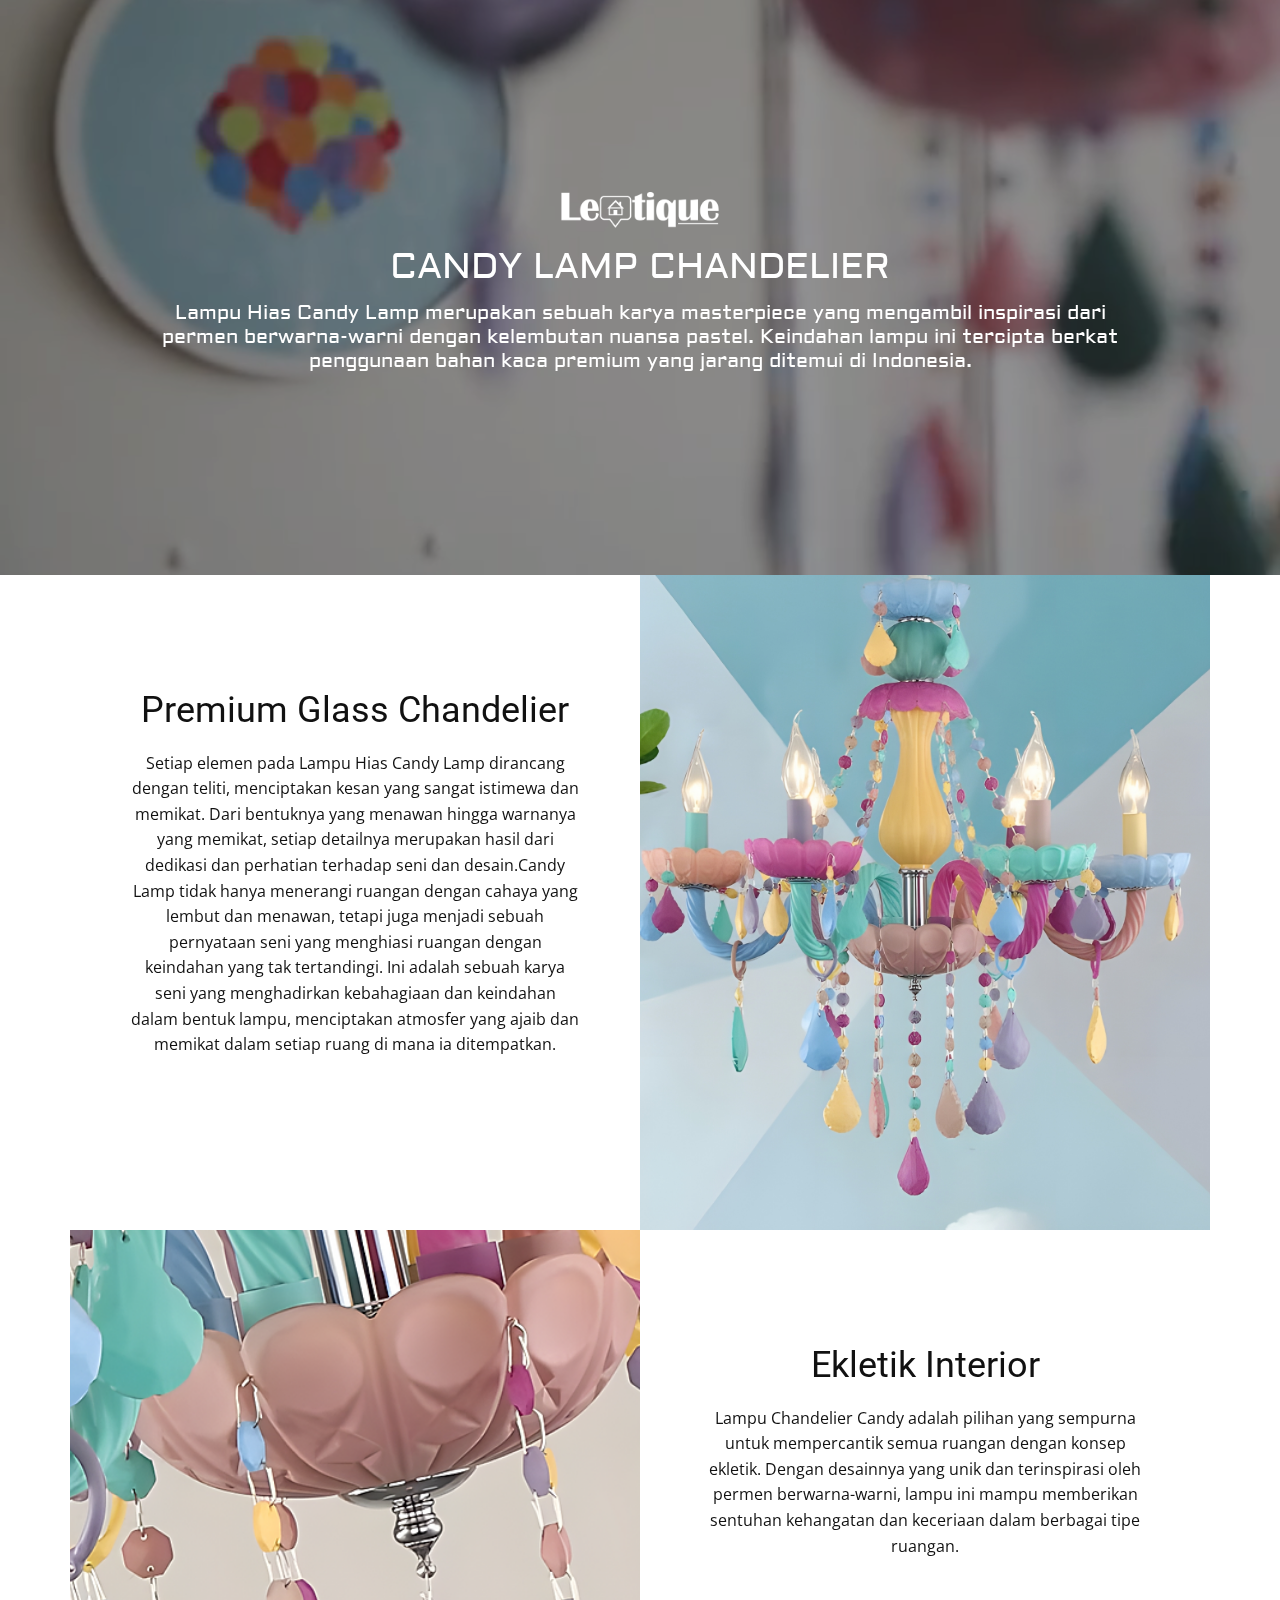
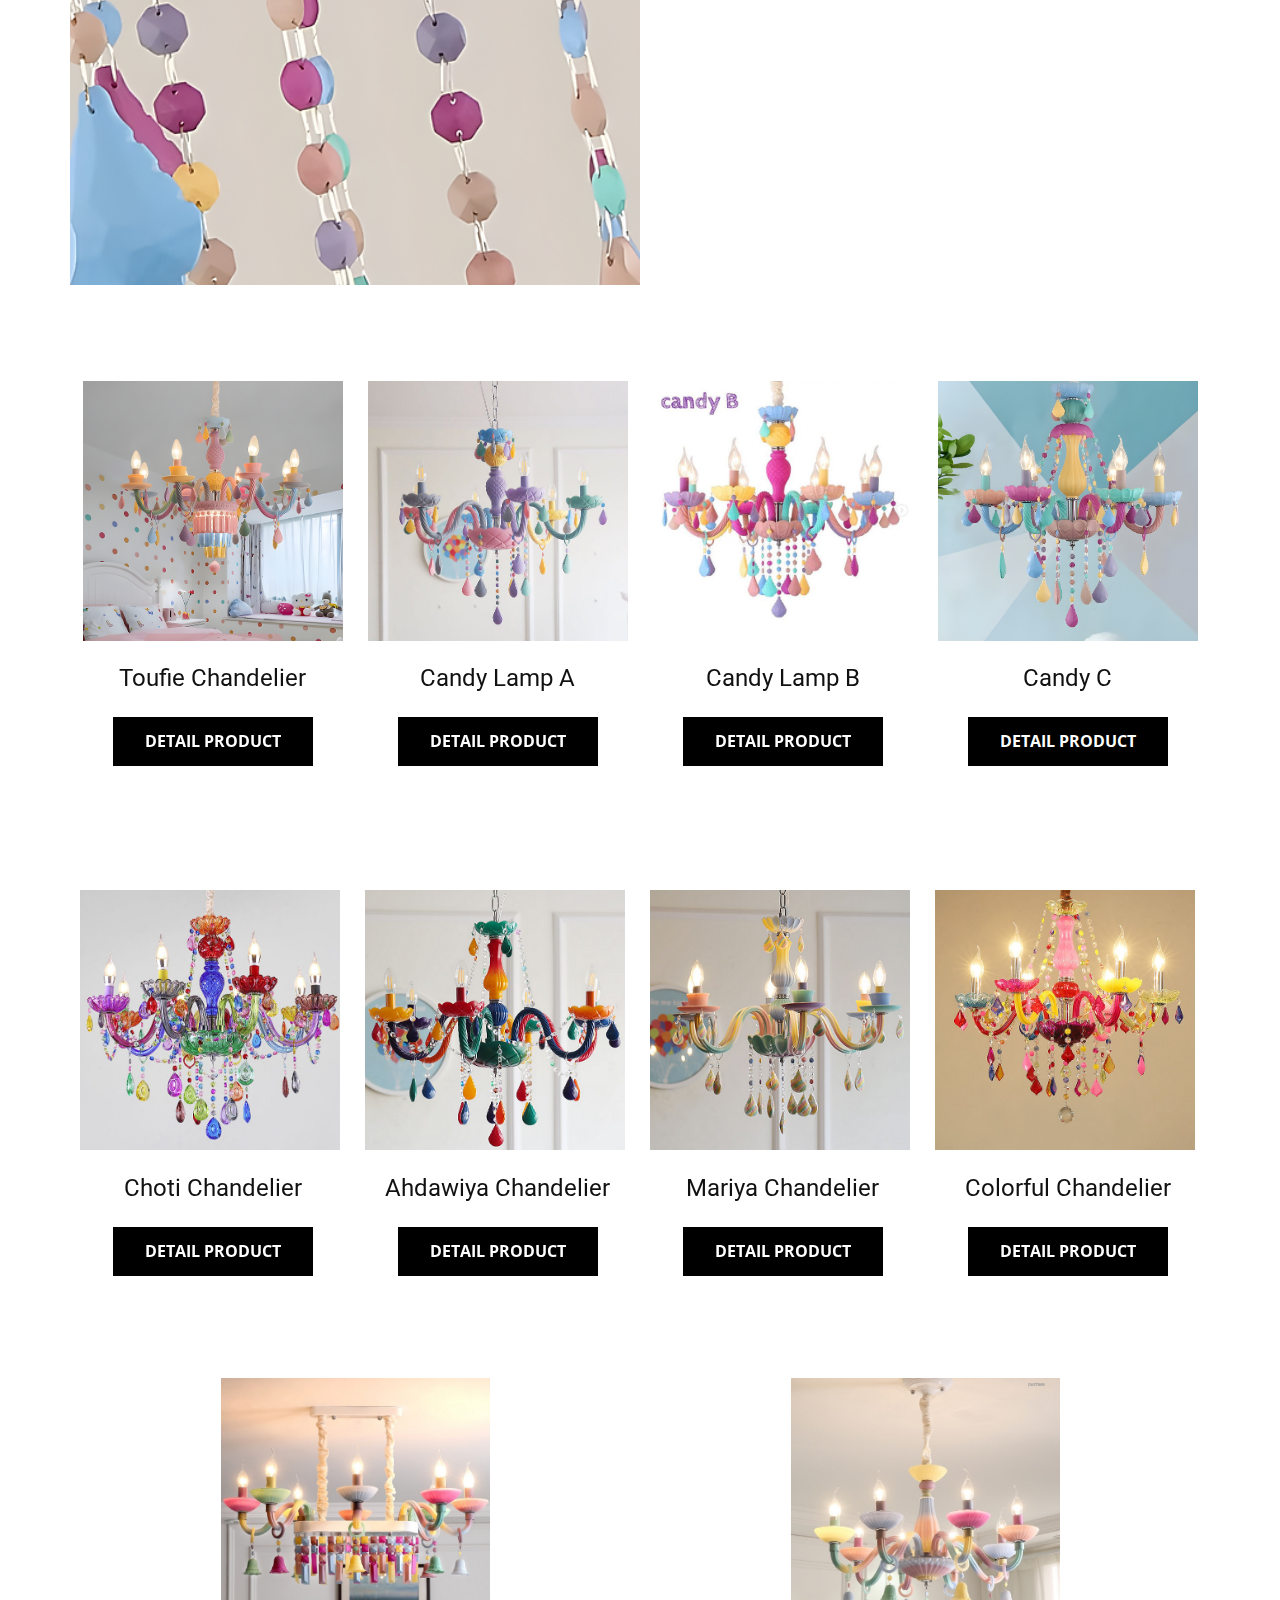
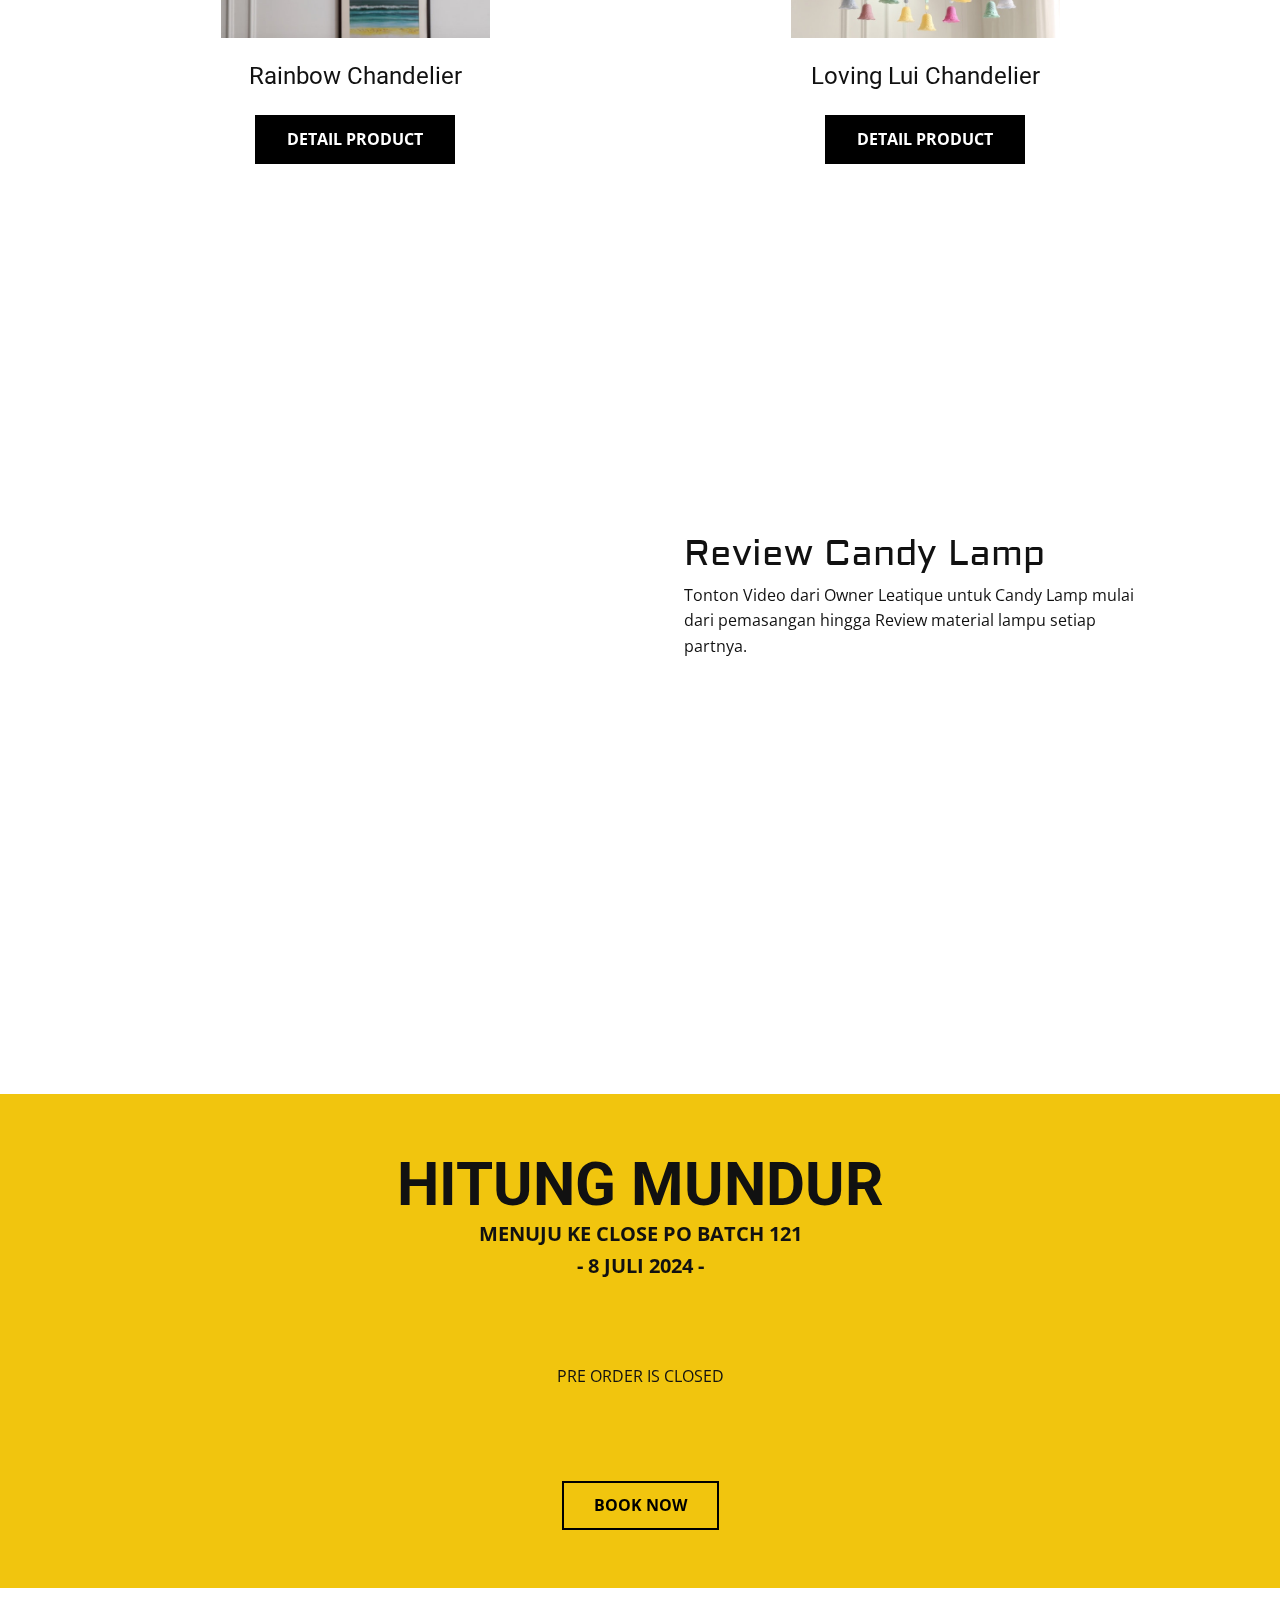
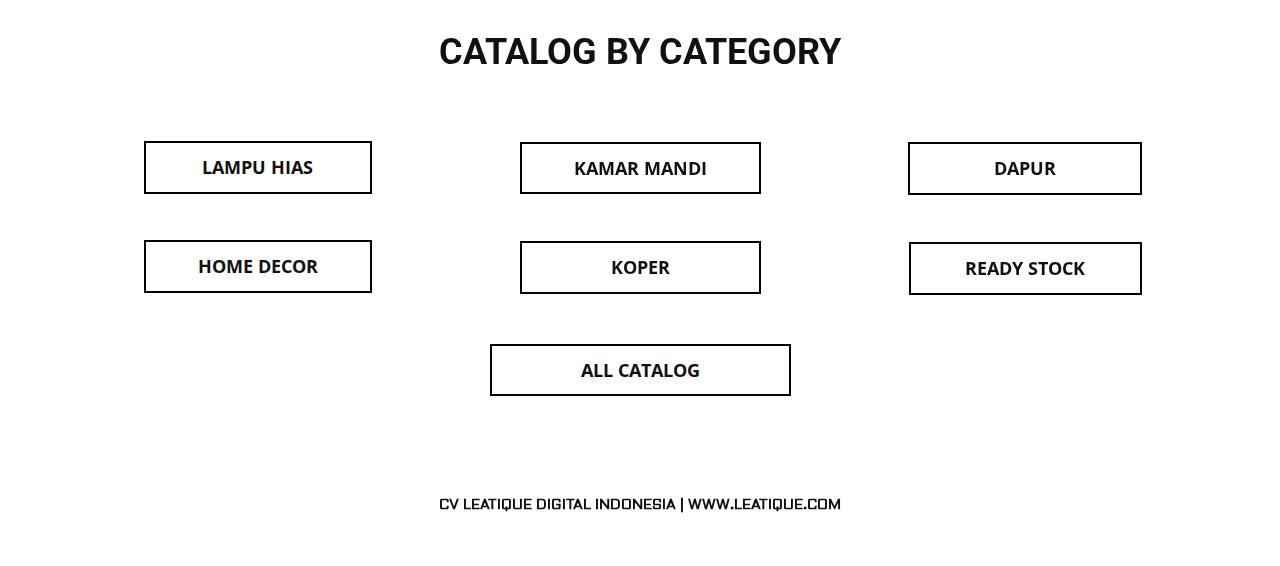
<file: Interior Leatique/candy-lamp.html>
<!DOCTYPE html>
<html style="font-size: 16px;">
  <head>
    <meta name="viewport" content="width=device-width, initial-scale=1.0">
    <meta charset="utf-8">
    <meta name="keywords" content="">
    <meta name="description" content="">
    <title>candy lamp</title>
    <link rel="stylesheet" href="nicepage.css" media="screen">
<link rel="stylesheet" href="candy-lamp.css" media="screen">
    <script class="u-script" type="text/javascript" src="jquery.js" defer=""></script>
    <script class="u-script" type="text/javascript" src="nicepage.js" defer=""></script>
    <meta name="generator" content="Nicepage 4.12.5, nicepage.com">
    <link id="u-theme-google-font" rel="stylesheet" href="https://fonts.googleapis.com/css?family=Roboto:100,100i,300,300i,400,400i,500,500i,700,700i,900,900i|Open+Sans:300,300i,400,400i,500,500i,600,600i,700,700i,800,800i">
    <link id="u-page-google-font" rel="stylesheet" href="https://fonts.googleapis.com/css?family=Aldrich:400">
    
    
    
    
    
    
    
    
    
    
    <script type="application/ld+json">{
		"@context": "http://schema.org",
		"@type": "Organization",
		"name": "Interior Leatique"
}</script>
    <meta name="theme-color" content="#478ac9">
    <meta property="og:title" content="candy lamp">
    <meta property="og:description" content="">
    <meta property="og:type" content="website">
  </head>
  <body class="u-body u-xl-mode">
    <section class="u-clearfix u-shading u-uploaded-video u-video u-video-contain-md u-video-contain-sm u-video-cover-lg u-video-cover-xl u-video-cover-xs u-section-1" id="sec-f061">
      <div class="u-background-video u-expanded" style="filter: brightness(0.6);">
        <div class="embed-responsive">
          <video class="embed-responsive-item" data-autoplay="1" loop="" muted="" autoplay="autoplay" playsinline="">
            <source src="files/candy.mp4" type="video/mp4">
            <p>Your browser does not support HTML5 video.</p>
          </video>
        </div>
      </div>
      <div class="u-clearfix u-sheet u-sheet-1">
        <img class="u-image u-image-default u-image-1" src="images/leatiquewhitelogo.png" alt="" data-image-width="1080" data-image-height="190">
        <h2 class="u-custom-font u-text u-text-default u-text-1">CANDY LAMP CHANDELIER</h2>
        <h5 class="u-align-center u-custom-font u-text u-text-2"> Lampu Hias Candy Lamp merupakan sebuah karya masterpiece yang mengambil inspirasi dari permen berwarna-warni dengan kelembutan nuansa pastel. Keindahan lampu ini tercipta berkat penggunaan bahan kaca premium yang jarang ditemui di Indonesia.</h5>
      </div>
    </section>
    <section class="u-clearfix u-section-2" id="sec-b8da">
      <div class="u-clearfix u-sheet u-sheet-1">
        <div class="u-clearfix u-expanded-width u-gutter-0 u-layout-wrap u-layout-wrap-1">
          <div class="u-layout" style="">
            <div class="u-layout-row" style="">
              <div class="u-align-center-lg u-align-center-md u-align-center-sm u-align-center-xl u-container-style u-layout-cell u-left-cell u-size-30 u-size-xs-60 u-white u-layout-cell-1" src="">
                <div class="u-container-layout u-container-layout-1">
                  <h2 class="u-align-center-xs u-text u-text-1"> Premium Glass Chandelier</h2>
                  <p class="u-align-justify-xs u-text u-text-2"> Setiap elemen pada Lampu Hias Candy Lamp dirancang dengan teliti, menciptakan kesan yang sangat istimewa dan memikat. Dari bentuknya yang menawan hingga warnanya yang memikat, setiap detailnya merupakan hasil dari dedikasi dan perhatian terhadap seni dan desain.Candy Lamp tidak hanya menerangi ruangan dengan cahaya yang lembut dan menawan, tetapi juga menjadi sebuah pernyataan seni yang menghiasi ruangan dengan keindahan yang tak tertandingi. Ini adalah sebuah karya seni yang menghadirkan kebahagiaan dan keindahan dalam bentuk lampu, menciptakan atmosfer yang ajaib dan memikat dalam setiap ruang di mana ia ditempatkan.</p>
                </div>
              </div>
              <div class="u-align-center u-container-style u-image u-layout-cell u-right-cell u-size-30 u-size-xs-60 u-image-1" src="" data-image-width="2184" data-image-height="2176">
                <div class="u-container-layout u-valign-middle u-container-layout-2" src=""></div>
              </div>
            </div>
          </div>
        </div>
      </div>
    </section>
    <section class="u-clearfix u-section-3" id="carousel_8a8d">
      <div class="u-clearfix u-sheet u-sheet-1">
        <div class="u-clearfix u-expanded-width u-gutter-0 u-layout-wrap u-layout-wrap-1">
          <div class="u-layout" style="">
            <div class="u-layout-row" style="">
              <div class="u-align-center u-container-style u-image u-layout-cell u-right-cell u-size-30 u-size-xs-60 u-image-1" src="" data-image-width="831" data-image-height="546">
                <div class="u-container-layout u-valign-middle u-container-layout-1" src=""></div>
              </div>
              <div class="u-align-center u-container-style u-layout-cell u-left-cell u-size-30 u-size-xs-60 u-white u-layout-cell-2" src="">
                <div class="u-container-layout u-container-layout-2">
                  <h2 class="u-text u-text-1"> Ekletik Interior</h2>
                  <p class="u-text u-text-2"> Lampu Chandelier Candy adalah pilihan yang sempurna untuk mempercantik semua ruangan dengan konsep ekletik. Dengan desainnya yang unik dan terinspirasi oleh permen berwarna-warni, lampu ini mampu memberikan sentuhan kehangatan dan keceriaan dalam berbagai tipe ruangan.</p>
                </div>
              </div>
            </div>
          </div>
        </div>
      </div>
    </section>
    <section class="u-align-center u-clearfix u-section-4" id="sec-3a23">
      <div class="u-clearfix u-sheet u-sheet-1"><!--products--><!--products_options_json--><!--{"type":"Recent","source":"","tags":"","count":""}--><!--/products_options_json-->
        <div class="u-expanded-width-lg u-expanded-width-md u-expanded-width-sm u-expanded-width-xl u-products u-products-1">
          <div class="u-repeater u-repeater-1"><!--product_item-->
            <div class="u-container-style u-products-item u-repeater-item">
              <div class="u-container-layout u-similar-container u-valign-top u-container-layout-1"><!--product_image-->
                <img alt="" class="u-image u-image-default u-product-control u-image-1" src="images/tofu.png" data-image-width="688" data-image-height="630"><!--/product_image-->
                <h4 class="u-align-center u-text u-text-default u-text-1">Toufie Chandelier</h4>
                <a href="#" class="u-black u-border-2 u-border-black u-btn u-button-style u-hover-palette-3-base u-text-hover-white u-btn-1">detail product</a>
              </div>
            </div><!--/product_item--><!--product_item-->
            <div class="u-align-center u-container-style u-products-item u-repeater-item">
              <div class="u-container-layout u-similar-container u-valign-top u-container-layout-2"><!--product_image-->
                <img alt="" class="u-image u-image-default u-product-control u-image-2" src="images/candya.jpg" data-image-width="585" data-image-height="630"><!--/product_image-->
                <h4 class="u-align-center u-text u-text-default u-text-2">Candy Lamp A</h4>
                <a href="#" class="u-black u-border-2 u-border-black u-btn u-button-style u-hover-palette-3-base u-text-hover-white u-btn-2">detail product</a>
              </div>
            </div><!--/product_item--><!--product_item-->
            <div class="u-container-style u-products-item u-repeater-item">
              <div class="u-container-layout u-similar-container u-valign-top u-container-layout-3"><!--product_image-->
                <img alt="" class="u-image u-image-default u-product-control u-image-3" src="images/candyb.jpg" data-image-width="602" data-image-height="597"><!--/product_image-->
                <h4 class="u-align-center u-text u-text-default u-text-3">Candy Lamp B</h4>
                <a href="#" class="u-black u-border-2 u-border-black u-btn u-button-style u-hover-palette-3-base u-text-hover-white u-btn-3">detail product</a>
              </div>
            </div><!--/product_item--><!--product_item-->
            <div class="u-container-style u-products-item u-repeater-item">
              <div class="u-container-layout u-similar-container u-valign-top u-container-layout-4"><!--product_image-->
                <img alt="" class="u-image u-image-default u-product-control u-image-4" src="images/candy_upscayl_4x_realesrgan-x4plus.jpg" data-image-width="1600" data-image-height="1594"><!--/product_image-->
                <h4 class="u-align-center u-text u-text-default u-text-4">Candy C</h4>
                <a href="#" class="u-black u-border-2 u-border-black u-btn u-button-style u-hover-palette-3-base u-text-hover-white u-btn-4">detail product</a>
              </div>
            </div><!--/product_item-->
          </div>
        </div><!--/products-->
      </div>
    </section>
    <section class="u-align-center u-clearfix u-section-5" id="carousel_f10c">
      <div class="u-clearfix u-sheet u-valign-middle-lg u-valign-middle-xl u-sheet-1"><!--products--><!--products_options_json--><!--{"type":"Recent","source":"","tags":"","count":""}--><!--/products_options_json-->
        <div class="u-expanded-width u-products u-products-1">
          <div class="u-repeater u-repeater-1"><!--product_item-->
            <div class="u-container-style u-products-item u-repeater-item">
              <div class="u-container-layout u-similar-container u-valign-top-lg u-valign-top-md u-valign-top-sm u-container-layout-1"><!--product_image-->
                <img alt="" class="u-image u-image-default u-product-control u-image-1" src="images/cotichandelier.jpg" data-image-width="749" data-image-height="630"><!--/product_image-->
                <h4 class="u-align-center u-text u-text-default u-text-1">Choti Chandelier</h4>
                <a href="#" class="u-black u-border-2 u-border-black u-btn u-button-style u-hover-palette-3-base u-text-hover-white u-btn-1">detail product</a>
              </div>
            </div><!--/product_item--><!--product_item-->
            <div class="u-container-style u-products-item u-repeater-item">
              <div class="u-container-layout u-similar-container u-valign-top-lg u-valign-top-md u-valign-top-sm u-container-layout-2"><!--product_image-->
                <img alt="" class="u-image u-image-default u-product-control u-image-2" src="images/ahya.png" data-image-width="727" data-image-height="630"><!--/product_image-->
                <h4 class="u-align-center u-text u-text-default u-text-2">Ahdawiya Chandelier</h4>
                <a href="#" class="u-black u-border-2 u-border-black u-btn u-button-style u-hover-palette-3-base u-text-hover-white u-btn-2">detail product</a>
              </div>
            </div><!--/product_item--><!--product_item-->
            <div class="u-container-style u-products-item u-repeater-item">
              <div class="u-container-layout u-similar-container u-valign-top-lg u-valign-top-md u-valign-top-sm u-container-layout-3"><!--product_image-->
                <img alt="" class="u-image u-image-default u-product-control u-image-3" src="images/mariya.png" data-image-width="697" data-image-height="630"><!--/product_image-->
                <h4 class="u-align-center u-text u-text-default u-text-3">Mariya Chandelier</h4>
                <a href="#" class="u-black u-border-2 u-border-black u-btn u-button-style u-hover-palette-3-base u-text-hover-white u-btn-3">detail product</a>
              </div>
            </div><!--/product_item--><!--product_item-->
            <div class="u-container-style u-products-item u-repeater-item">
              <div class="u-container-layout u-similar-container u-valign-top-lg u-valign-top-md u-valign-top-sm u-container-layout-4"><!--product_image-->
                <img alt="" class="u-image u-image-default u-product-control u-image-4" src="images/colorful.jpg" data-image-width="630" data-image-height="630"><!--/product_image-->
                <h4 class="u-align-center u-text u-text-default u-text-4">Colorful Chandelier</h4>
                <a href="#" class="u-black u-border-2 u-border-black u-btn u-button-style u-hover-palette-3-base u-text-hover-white u-btn-4">detail product</a>
              </div>
            </div><!--/product_item-->
          </div>
        </div><!--/products-->
      </div>
    </section>
    <section class="u-align-center u-clearfix u-section-6" id="carousel_089b">
      <div class="u-clearfix u-sheet u-valign-middle-sm u-valign-middle-xs u-sheet-1"><!--products--><!--products_options_json--><!--{"type":"Recent","source":"","tags":"","count":""}--><!--/products_options_json-->
        <div class="u-expanded-width u-products u-products-1">
          <div class="u-repeater u-repeater-1"><!--product_item-->
            <div class="u-container-style u-products-item u-repeater-item">
              <div class="u-container-layout u-similar-container u-valign-top u-container-layout-1"><!--product_image-->
                <img alt="" class="u-image u-image-default u-product-control u-image-1" src="images/rainbow.jpg" data-image-width="622" data-image-height="612"><!--/product_image-->
                <h4 class="u-align-center u-text u-text-default u-text-1">Rainbow Chandelier</h4>
                <a href="#" class="u-black u-border-2 u-border-black u-btn u-button-style u-hover-palette-3-base u-text-hover-white u-btn-1">detail product</a>
              </div>
            </div><!--/product_item--><!--product_item-->
            <div class="u-container-style u-products-item u-repeater-item">
              <div class="u-container-layout u-similar-container u-valign-top u-container-layout-2"><!--product_image-->
                <img alt="" class="u-image u-image-default u-product-control u-image-2" src="images/lovingluichandelier.jpg" data-image-width="626" data-image-height="605"><!--/product_image-->
                <h4 class="u-align-center u-text u-text-default u-text-2">Loving Lui Chandelier</h4>
                <a href="#" class="u-black u-border-2 u-border-black u-btn u-button-style u-hover-palette-3-base u-text-hover-white u-btn-2">detail product</a>
              </div>
            </div><!--/product_item-->
          </div>
        </div><!--/products-->
      </div>
    </section>
    <section class="u-clearfix u-section-7" id="sec-dc58">
      <div class="u-clearfix u-sheet u-sheet-1">
        <div class="u-clearfix u-expanded-width-lg u-expanded-width-md u-expanded-width-sm u-expanded-width-xl u-gutter-0 u-layout-wrap u-layout-wrap-1">
          <div class="u-layout">
            <div class="u-layout-row">
              <div class="u-align-left u-container-style u-layout-cell u-left-cell u-size-30 u-layout-cell-1">
                <div class="u-container-layout u-container-layout-1">
                  <div class="u-expanded u-video u-video-contain">
                    <div class="embed-responsive embed-responsive-1">
                      <iframe style="position: absolute;top: 0;left: 0;width: 100%;height: 100%;" class="embed-responsive-item" src="https://www.youtube.com/embed/3scIB7xeqeE?mute=0&amp;showinfo=0&amp;controls=0&amp;start=0" frameborder="0" allowfullscreen=""></iframe>
                    </div>
                  </div>
                </div>
              </div>
              <div class="u-align-center-xs u-align-left-lg u-align-left-md u-align-left-sm u-align-left-xl u-container-style u-layout-cell u-right-cell u-size-30 u-layout-cell-2">
                <div class="u-container-layout u-container-layout-2">
                  <h2 class="u-custom-font u-text u-text-1">Review Candy Lamp</h2>
                  <p class="u-text u-text-2">Tonton Video dari Owner Leatique untuk Candy Lamp mulai dari pemasangan hingga Review material lampu setiap partnya.</p>
                </div>
              </div>
            </div>
          </div>
        </div>
      </div>
    </section>
    <section class="u-align-center u-clearfix u-palette-3-base u-section-8" id="sec-b3bc">
      <div class="u-clearfix u-sheet u-valign-middle-xl u-sheet-1">
        <h2 class="u-text u-text-default u-text-1">HITUNG MUNDUR</h2>
        <p class="u-large-text u-text u-text-variant u-text-2">
          <span style="font-weight: 700;">MENUJU KE CLOSE PO BATCH 121<br>
          </span>
          <span style="font-weight: 700;">-<span style="font-weight: 700;"> 8 JULI 2024 -</span>
          </span>
        </p>
        <div class="u-countdown u-countdown-1" data-target-date="Mon, 08 Jul 2024 13:00:02 GMT" data-type="to-date" data-for="everyone" data-time-left="90m" data-timer-id="dfea" data-target-number="100" data-direction="down" data-start-time="Fri Nov 26 2021 16:40:08 GMT+0300 (Москва, стандартное время)" data-frequency="10s" data-after-count="message" data-redirect-url="https://">
          <div class="u-countdown-wrapper u-spacing-40">
            <div class="u-countdown-item u-countdown-years u-hidden u-spacing-15 u-countdown-item-1">
              <div class="u-countdown-counter u-spacing-2 u-countdown-counter-1"><div class="u-countdown-number">0</div><div class="u-countdown-number u-hidden">0</div></div>
              <div class="u-countdown-label u-text-grey-50 u-countdown-label-1">Years</div>
            </div>
            <div class="u-countdown-separator u-hidden u-countdown-separator-1"></div>
            <div class="u-countdown-days u-countdown-item u-spacing-15 u-countdown-item-2">
              <div class="u-countdown-counter u-spacing-2 u-countdown-counter-2"><div class="u-countdown-number">9</div><div class="u-countdown-number u-hidden">0</div><div class="u-countdown-number u-hidden">0</div></div>
              <div class="u-countdown-label u-text-grey-50 u-countdown-label-2">Days</div>
            </div>
            <div class="u-countdown-separator u-countdown-separator-2"></div>
            <div class="u-countdown-hours u-countdown-item u-spacing-15 u-countdown-item-3">
              <div class="u-countdown-counter u-spacing-2 u-countdown-counter-3"><div class="u-countdown-number">2</div><div class="u-countdown-number">3</div></div>
              <div class="u-countdown-label u-text-grey-50 u-countdown-label-3">Hours</div>
            </div>
            <div class="u-countdown-separator u-countdown-separator-3"></div>
            <div class="u-countdown-item u-countdown-minutes u-spacing-15 u-countdown-item-4">
              <div class="u-countdown-counter u-spacing-2 u-countdown-counter-4"><div class="u-countdown-number">2</div><div class="u-countdown-number">0</div></div>
              <div class="u-countdown-label u-text-grey-50 u-countdown-label-4">Minutes</div>
            </div>
            <div class="u-countdown-separator u-countdown-separator-4"></div>
            <div class="u-countdown-item u-countdown-seconds u-spacing-15 u-countdown-item-5">
              <div class="u-countdown-counter u-spacing-2 u-countdown-counter-5"><div class="u-countdown-number">4</div><div class="u-countdown-number">6</div></div>
              <div class="u-countdown-label u-text-grey-50 u-countdown-label-5">Seconds</div>
            </div>
            <div class="u-countdown-separator u-hidden u-countdown-separator-5"></div>
            <div class="u-countdown-item u-countdown-numbers u-hidden u-spacing-15 u-countdown-item-6">
              <div class="u-countdown-counter u-spacing-2 u-countdown-counter-6"><div class="u-countdown-number">0</div><div class="u-countdown-number">0</div><div class="u-countdown-number">1</div><div class="u-countdown-number">0</div><div class="u-countdown-number">0</div></div>
              <div class="u-countdown-label u-text-grey-50 u-countdown-label-6">Items</div>
            </div>
          </div>
          <div class="u-countdown-message u-hidden">
            <p>PRE ORDER IS CLOSED</p>
          </div>
        </div>
        <a href="#" class="u-border-2 u-border-black u-btn u-button-style u-hover-black u-none u-text-hover-white u-btn-1">book now</a>
      </div>
    </section>
    <section class="u-clearfix u-section-9" id="sec-b1ad">
      <div class="u-clearfix u-sheet u-sheet-1">
        <h2 class="u-text u-text-default u-text-1">CATALOG BY CATEGORY</h2>
        <a href="#" class="u-border-2 u-border-black u-btn u-button-style u-hover-black u-text-hover-white u-white u-btn-1">LAMPU HIAS</a>
        <a href="#" class="u-border-2 u-border-black u-btn u-button-style u-hover-black u-text-hover-white u-white u-btn-2">KAMAR MANDI</a>
        <a href="#" class="u-border-2 u-border-black u-btn u-button-style u-hover-black u-text-hover-white u-white u-btn-3">DAPUR</a>
        <a href="#" class="u-border-2 u-border-black u-btn u-button-style u-hover-black u-text-hover-white u-white u-btn-4">HOME DECOR</a>
        <a href="#" class="u-border-2 u-border-black u-btn u-button-style u-hover-black u-text-hover-white u-white u-btn-5">KOPER</a>
        <a href="#" class="u-border-2 u-border-black u-btn u-button-style u-hover-black u-text-hover-white u-white u-btn-6">READY STOCK</a>
        <a href="#" class="u-border-2 u-border-black u-btn u-button-style u-hover-black u-text-hover-white u-white u-btn-7">ALL CATALOG</a>
      </div>
    </section>
    
    
    <footer class="u-align-center u-clearfix u-footer u-white u-footer" id="sec-0938"><div class="u-clearfix u-sheet u-sheet-1">
        <p class="u-custom-font u-small-text u-text u-text-variant u-text-1">CV LEATIQUE DIGITAL INDONESIA | WWW.LEATIQUE.COM</p>
      </div></footer>
  </body>
</html>
</file>
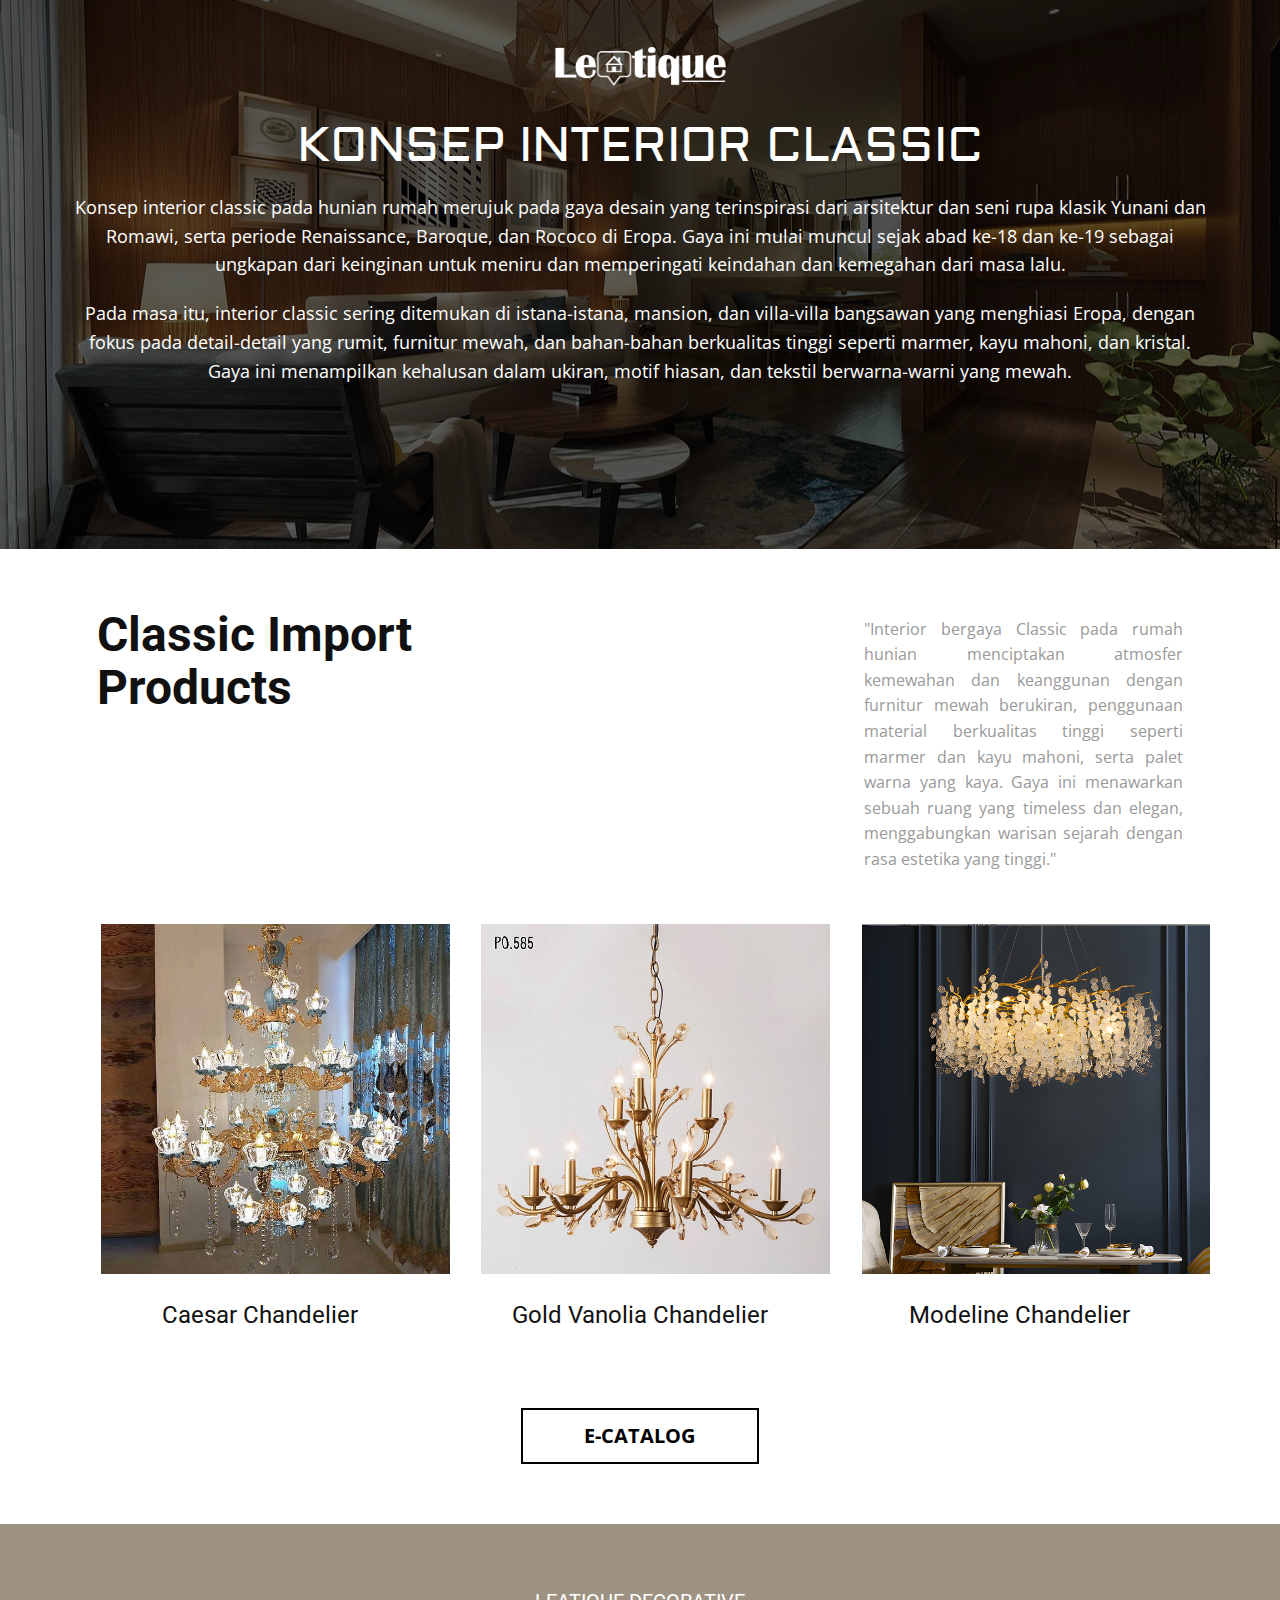
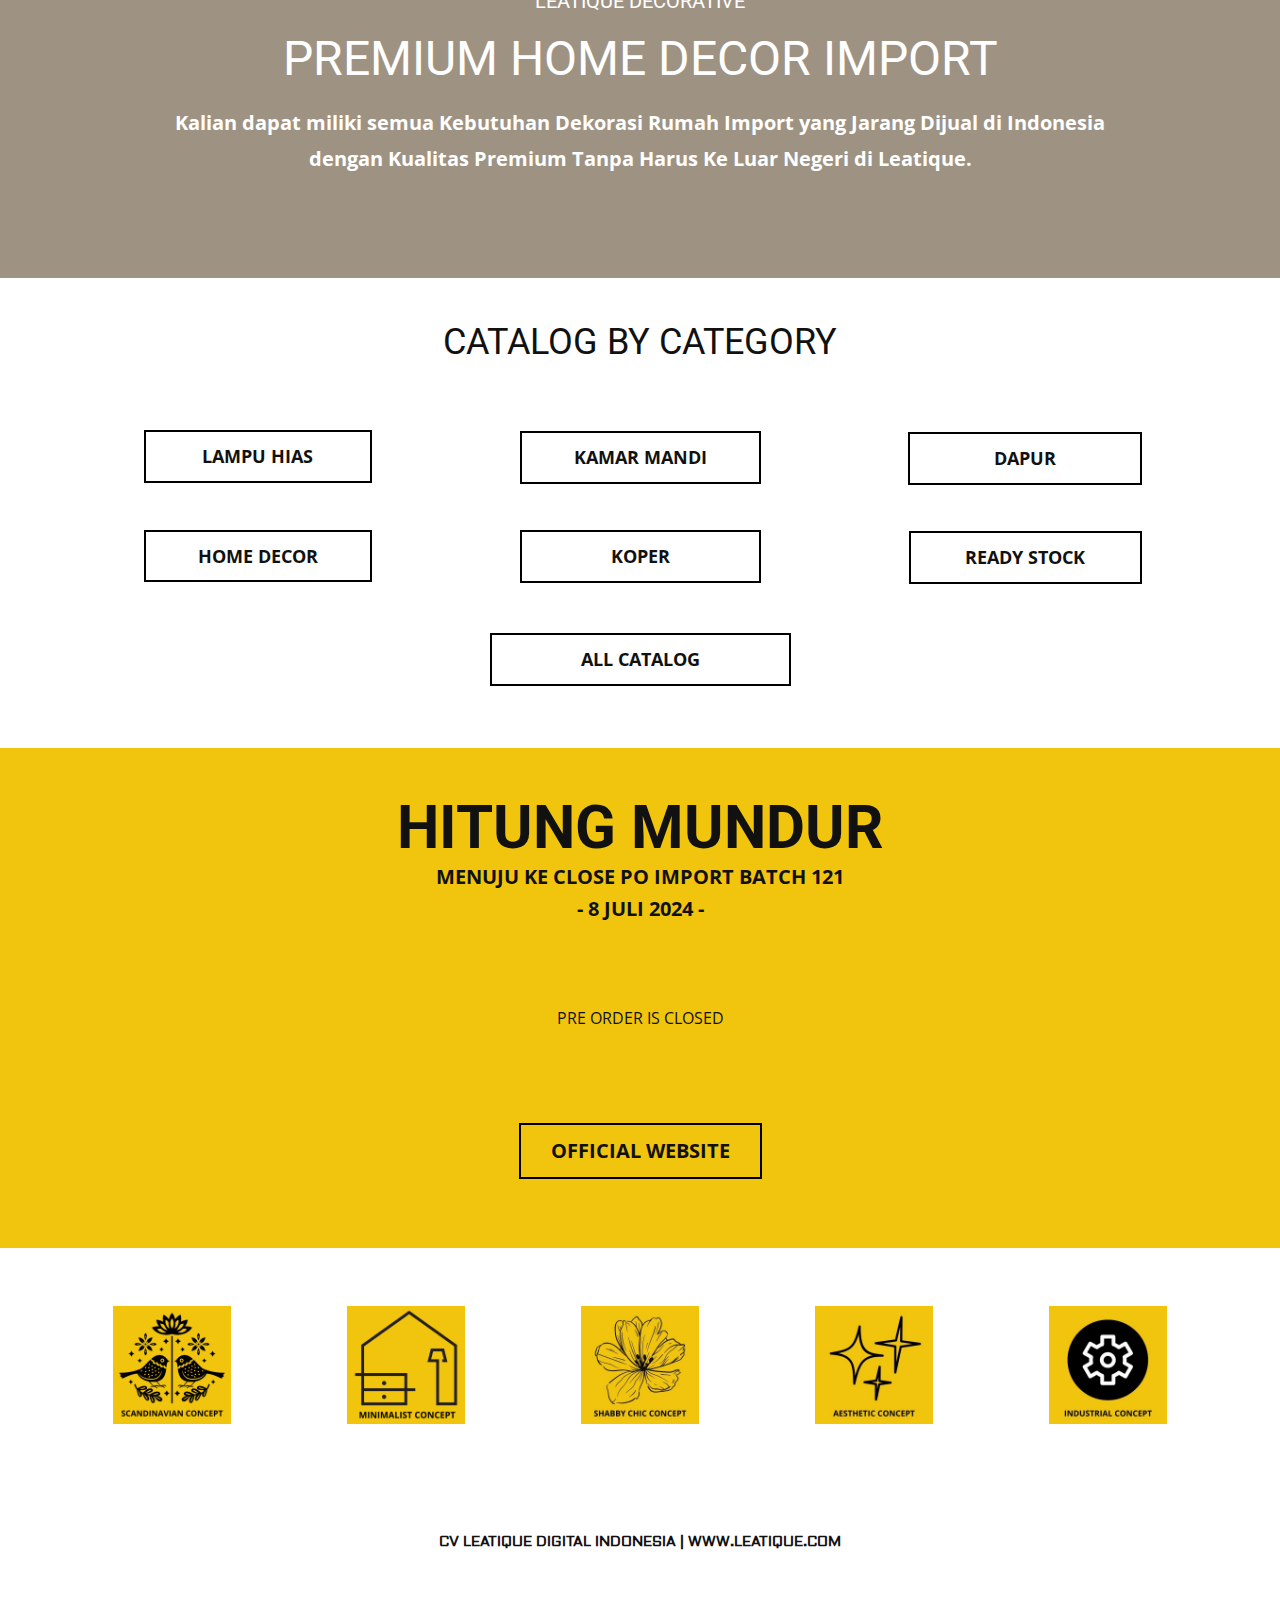
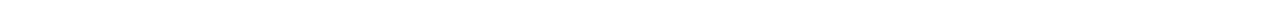
<file: Interior Leatique/classic.html>
<!DOCTYPE html>
<html style="font-size: 16px;">
  <head>
    <meta name="viewport" content="width=device-width, initial-scale=1.0">
    <meta charset="utf-8">
    <meta name="keywords" content="">
    <meta name="description" content="">
    <title>classic</title>
    <link rel="stylesheet" href="nicepage.css" media="screen">
<link rel="stylesheet" href="classic.css" media="screen">
    <script class="u-script" type="text/javascript" src="jquery.js" defer=""></script>
    <script class="u-script" type="text/javascript" src="nicepage.js" defer=""></script>
    <meta name="generator" content="Nicepage 4.12.5, nicepage.com">
    <link id="u-theme-google-font" rel="stylesheet" href="https://fonts.googleapis.com/css?family=Roboto:100,100i,300,300i,400,400i,500,500i,700,700i,900,900i|Open+Sans:300,300i,400,400i,500,500i,600,600i,700,700i,800,800i">
    <link id="u-page-google-font" rel="stylesheet" href="https://fonts.googleapis.com/css?family=Aldrich:400">
    
    
    
    
    
    
    
    <script type="application/ld+json">{
		"@context": "http://schema.org",
		"@type": "Organization",
		"name": "Interior Leatique"
}</script>
    <meta name="theme-color" content="#478ac9">
    <meta property="og:title" content="classic">
    <meta property="og:description" content="">
    <meta property="og:type" content="website">
  </head>
  <body class="u-body u-xl-mode">
    <section class="u-clearfix u-image u-shading u-section-1" id="sec-3856" data-image-width="150" data-image-height="84">
      <div class="u-clearfix u-sheet u-sheet-1">
        <img class="u-image u-image-default u-image-1" src="images/leatiquewhitelogo.png" alt="" data-image-width="1080" data-image-height="190">
        <div class="fr-view u-align-center u-clearfix u-rich-text u-text u-text-1">
          <h1>
            <span class="u-custom-font" style="font-family: Aldrich;">KONSEP INTERIOR CLASSIC</span>
          </h1>
          <p id="isPasted">
            <span style="font-size: 1.125rem;">Konsep interior classic pada hunian rumah merujuk pada gaya desain yang terinspirasi dari arsitektur dan seni rupa klasik Yunani dan Romawi, serta periode Renaissance, Baroque, dan Rococo di Eropa. Gaya ini mulai muncul sejak abad ke-18 dan ke-19 sebagai ungkapan dari keinginan untuk meniru dan memperingati keindahan dan kemegahan dari masa lalu.</span>
          </p>
          <p>
            <span style="font-size: 1.125rem;">Pada masa itu, interior classic sering ditemukan di istana-istana, mansion, dan villa-villa bangsawan yang menghiasi Eropa, dengan fokus pada detail-detail yang rumit, furnitur mewah, dan bahan-bahan berkualitas tinggi seperti marmer, kayu mahoni, dan kristal. Gaya ini menampilkan kehalusan dalam ukiran, motif hiasan, dan tekstil berwarna-warni yang mewah.</span>
          </p>
        </div>
      </div>
    </section>
    <section class="u-align-center u-clearfix u-section-2" id="carousel_1ebf">
      <div class="u-clearfix u-sheet u-valign-middle-lg u-valign-middle-xl u-sheet-1">
        <h2 class="u-align-left u-text u-text-1">Classic Import<br>Products
        </h2>
        <p class="u-align-justify u-text u-text-grey-40 u-text-2"> "Interior bergaya Classic pada rumah hunian menciptakan atmosfer kemewahan dan keanggunan dengan furnitur mewah berukiran, penggunaan material berkualitas tinggi seperti marmer dan kayu mahoni, serta palet warna yang kaya. Gaya ini menawarkan sebuah ruang yang timeless dan elegan, menggabungkan warisan sejarah dengan rasa estetika yang tinggi."</p><!--products--><!--products_options_json--><!--{"type":"Recent","source":"","tags":"","count":""}--><!--/products_options_json-->
        <div class="u-expanded-width u-products u-products-1">
          <div class="u-repeater u-repeater-1"><!--product_item-->
            <div class="u-container-style u-products-item u-repeater-item u-white u-repeater-item-1">
              <div class="u-container-layout u-similar-container u-valign-top-sm u-valign-top-xs u-container-layout-1"><!--product_image-->
                <img alt="" class="u-image u-image-contain u-image-default u-product-control u-image-1" src="images/caesarchandelier.jpg" data-image-width="630" data-image-height="630"><!--/product_image-->
                <h4 class="u-align-center u-text u-text-default u-text-3">Caesar Chandelier</h4>
              </div>
            </div><!--/product_item--><!--product_item-->
            <div class="u-container-style u-products-item u-repeater-item u-white u-repeater-item-2">
              <div class="u-container-layout u-similar-container u-valign-top-sm u-valign-top-xs u-container-layout-2"><!--product_image-->
                <img alt="" class="u-image u-image-contain u-image-default u-product-control u-image-2" src="images/vanolia.png" data-image-width="630" data-image-height="630"><!--/product_image-->
                <h4 class="u-align-center u-text u-text-default u-text-4">Gold Vanolia Chandelier</h4>
              </div>
            </div><!--/product_item--><!--product_item-->
            <div class="u-container-align-center u-container-style u-products-item u-repeater-item u-white u-repeater-item-3">
              <div class="u-container-layout u-similar-container u-valign-top-sm u-valign-top-xs u-container-layout-3"><!--product_image-->
                <img alt="" class="u-image u-image-contain u-image-default u-product-control u-image-3" src="images/modeline.png" data-image-width="627" data-image-height="630"><!--/product_image-->
                <h4 class="u-align-center u-text u-text-default u-text-5">Modeline Chandelier</h4>
              </div>
            </div><!--/product_item-->
          </div>
        </div><!--/products-->
        <a href="#" class="u-border-2 u-border-black u-btn u-button-style u-hover-black u-none u-text-hover-white u-btn-1">e-catalog</a>
      </div>
    </section>
    <section class="u-align-center u-clearfix u-custom-color-1 u-section-3" id="sec-0446">
      <div class="u-clearfix u-sheet u-sheet-1">
        <h5 class="u-text u-text-default u-text-1">leatique decorative</h5>
        <h1 class="u-text u-text-default u-text-2">PREMIUM HOME DECOR IMPORT</h1>
        <p class="u-text u-text-3">Kalian dapat miliki semua Kebutuhan Dekorasi Rumah Import yang Jarang Dijual di Indonesia dengan Kualitas Premium Tanpa Harus Ke Luar Negeri di Leatique.</p>
      </div>
    </section>
    <section class="u-clearfix u-white u-section-4" id="sec-77b4">
      <div class="u-clearfix u-sheet u-sheet-1">
        <h2 class="u-text u-text-default u-text-1">CATALOG BY CATEGORY</h2>
        <a href="#" class="u-border-2 u-border-black u-btn u-button-style u-hover-black u-text-hover-white u-white u-btn-1">LAMPU HIAS</a>
        <a href="#" class="u-border-2 u-border-black u-btn u-button-style u-hover-black u-text-hover-white u-white u-btn-2">KAMAR MANDI</a>
        <a href="#" class="u-border-2 u-border-black u-btn u-button-style u-hover-black u-text-hover-white u-white u-btn-3">DAPUR</a>
        <a href="#" class="u-border-2 u-border-black u-btn u-button-style u-hover-black u-text-hover-white u-white u-btn-4">HOME DECOR</a>
        <a href="#" class="u-border-2 u-border-black u-btn u-button-style u-hover-black u-text-hover-white u-white u-btn-5">KOPER</a>
        <a href="#" class="u-border-2 u-border-black u-btn u-button-style u-hover-black u-text-hover-white u-white u-btn-6">READY STOCK</a>
        <a href="#" class="u-border-2 u-border-black u-btn u-button-style u-hover-black u-text-hover-white u-white u-btn-7">ALL CATALOG</a>
      </div>
    </section>
    <section class="u-align-center u-clearfix u-palette-3-base u-section-5" id="sec-73f9">
      <div class="u-clearfix u-sheet u-valign-middle-xs u-sheet-1">
        <h2 class="u-text u-text-1">HITUNG MUNDUR</h2>
        <p class="u-large-text u-text u-text-variant u-text-2">
          <span style="font-weight: 700;">MENUJU KE CLOSE PO IMPORT BATCH 121<br>
          </span>
          <span style="font-weight: 700;">-<span style="font-weight: 700;"> 8 JULI 2024 -</span>
          </span>
        </p>
        <div class="u-countdown u-countdown-1" data-target-date="Mon, 08 Jul 2024 13:00:02 GMT" data-type="to-date" data-for="everyone" data-time-left="90m" data-timer-id="dfea" data-target-number="100" data-direction="down" data-start-time="Fri Nov 26 2021 16:40:08 GMT+0300 (Москва, стандартное время)" data-frequency="10s" data-after-count="message" data-redirect-url="https://">
          <div class="u-countdown-wrapper u-spacing-40">
            <div class="u-countdown-item u-countdown-years u-hidden u-spacing-15 u-countdown-item-1">
              <div class="u-countdown-counter u-spacing-2 u-countdown-counter-1"><div class="u-countdown-number">0</div><div class="u-countdown-number u-hidden">0</div></div>
              <div class="u-countdown-label u-text-grey-50 u-countdown-label-1">Years</div>
            </div>
            <div class="u-countdown-separator u-hidden u-countdown-separator-1"></div>
            <div class="u-countdown-days u-countdown-item u-spacing-15 u-countdown-item-2">
              <div class="u-countdown-counter u-spacing-2 u-countdown-counter-2"><div class="u-countdown-number">9</div><div class="u-countdown-number u-hidden">0</div><div class="u-countdown-number u-hidden">0</div></div>
              <div class="u-countdown-label u-text-grey-50 u-countdown-label-2">Days</div>
            </div>
            <div class="u-countdown-separator u-countdown-separator-2"></div>
            <div class="u-countdown-hours u-countdown-item u-spacing-15 u-countdown-item-3">
              <div class="u-countdown-counter u-spacing-2 u-countdown-counter-3"><div class="u-countdown-number">2</div><div class="u-countdown-number">3</div></div>
              <div class="u-countdown-label u-text-grey-50 u-countdown-label-3">Hours</div>
            </div>
            <div class="u-countdown-separator u-countdown-separator-3"></div>
            <div class="u-countdown-item u-countdown-minutes u-spacing-15 u-countdown-item-4">
              <div class="u-countdown-counter u-spacing-2 u-countdown-counter-4"><div class="u-countdown-number">2</div><div class="u-countdown-number">0</div></div>
              <div class="u-countdown-label u-text-grey-50 u-countdown-label-4">Minutes</div>
            </div>
            <div class="u-countdown-separator u-countdown-separator-4"></div>
            <div class="u-countdown-item u-countdown-seconds u-spacing-15 u-countdown-item-5">
              <div class="u-countdown-counter u-spacing-2 u-countdown-counter-5"><div class="u-countdown-number">4</div><div class="u-countdown-number">6</div></div>
              <div class="u-countdown-label u-text-grey-50 u-countdown-label-5">Seconds</div>
            </div>
            <div class="u-countdown-separator u-hidden u-countdown-separator-5"></div>
            <div class="u-countdown-item u-countdown-numbers u-hidden u-spacing-15 u-countdown-item-6">
              <div class="u-countdown-counter u-spacing-2 u-countdown-counter-6"><div class="u-countdown-number">0</div><div class="u-countdown-number">0</div><div class="u-countdown-number">1</div><div class="u-countdown-number">0</div><div class="u-countdown-number">0</div></div>
              <div class="u-countdown-label u-text-grey-50 u-countdown-label-6">Items</div>
            </div>
          </div>
          <div class="u-countdown-message u-hidden">
            <p>PRE ORDER IS CLOSED</p>
          </div>
        </div>
        <a href="#" class="u-border-2 u-border-black u-btn u-button-style u-hover-black u-palette-3-base u-text-hover-white u-btn-1">OFFICIAL WEBSITE</a>
      </div>
    </section>
    <section class="u-clearfix u-white u-section-6" id="sec-1efc">
      <div class="u-clearfix u-sheet u-valign-middle u-sheet-1">
        <div class="u-clearfix u-disable-padding u-expanded-width-lg u-expanded-width-md u-expanded-width-sm u-expanded-width-xl u-gutter-30 u-layout-custom-sm u-layout-custom-xs u-layout-wrap u-layout-wrap-1">
          <div class="u-gutter-0 u-layout">
            <div class="u-layout-row">
              <div class="u-container-style u-image u-image-contain u-layout-cell u-left-cell u-size-12 u-image-1" data-image-width="500" data-image-height="500" data-href="scandinavian.html" data-page-id="75407911">
                <div class="u-container-layout u-valign-middle u-container-layout-1" src=""></div>
              </div>
              <div class="u-align-center u-container-style u-image u-image-contain u-layout-cell u-size-12 u-image-2" data-image-width="500" data-image-height="500" data-href="minimalis.html" data-page-id="82595830">
                <div class="u-container-layout u-valign-middle u-container-layout-2" src=""></div>
              </div>
              <div class="u-container-style u-image u-image-contain u-layout-cell u-size-12 u-image-3" data-image-width="500" data-image-height="500" data-href="shabbychic.html" data-page-id="2161606406">
                <div class="u-container-layout u-valign-middle u-container-layout-3" src=""></div>
              </div>
              <div class="u-container-style u-image u-image-contain u-layout-cell u-size-12 u-image-4" data-image-width="500" data-image-height="500" data-href="aesthetic.html" data-page-id="58296513">
                <div class="u-container-layout u-valign-middle u-container-layout-4" src=""></div>
              </div>
              <div class="u-container-style u-image u-image-contain u-layout-cell u-size-12 u-image-5" data-image-width="500" data-image-height="500" data-href="industrial.html" data-page-id="274014044">
                <div class="u-container-layout u-valign-middle u-container-layout-5" src=""></div>
              </div>
            </div>
          </div>
        </div>
      </div>
    </section>
    
    
    <footer class="u-align-center u-clearfix u-footer u-white u-footer" id="sec-0938"><div class="u-clearfix u-sheet u-sheet-1">
        <p class="u-custom-font u-small-text u-text u-text-variant u-text-1">CV LEATIQUE DIGITAL INDONESIA | WWW.LEATIQUE.COM</p>
      </div></footer>
  </body>
</html>
</file>
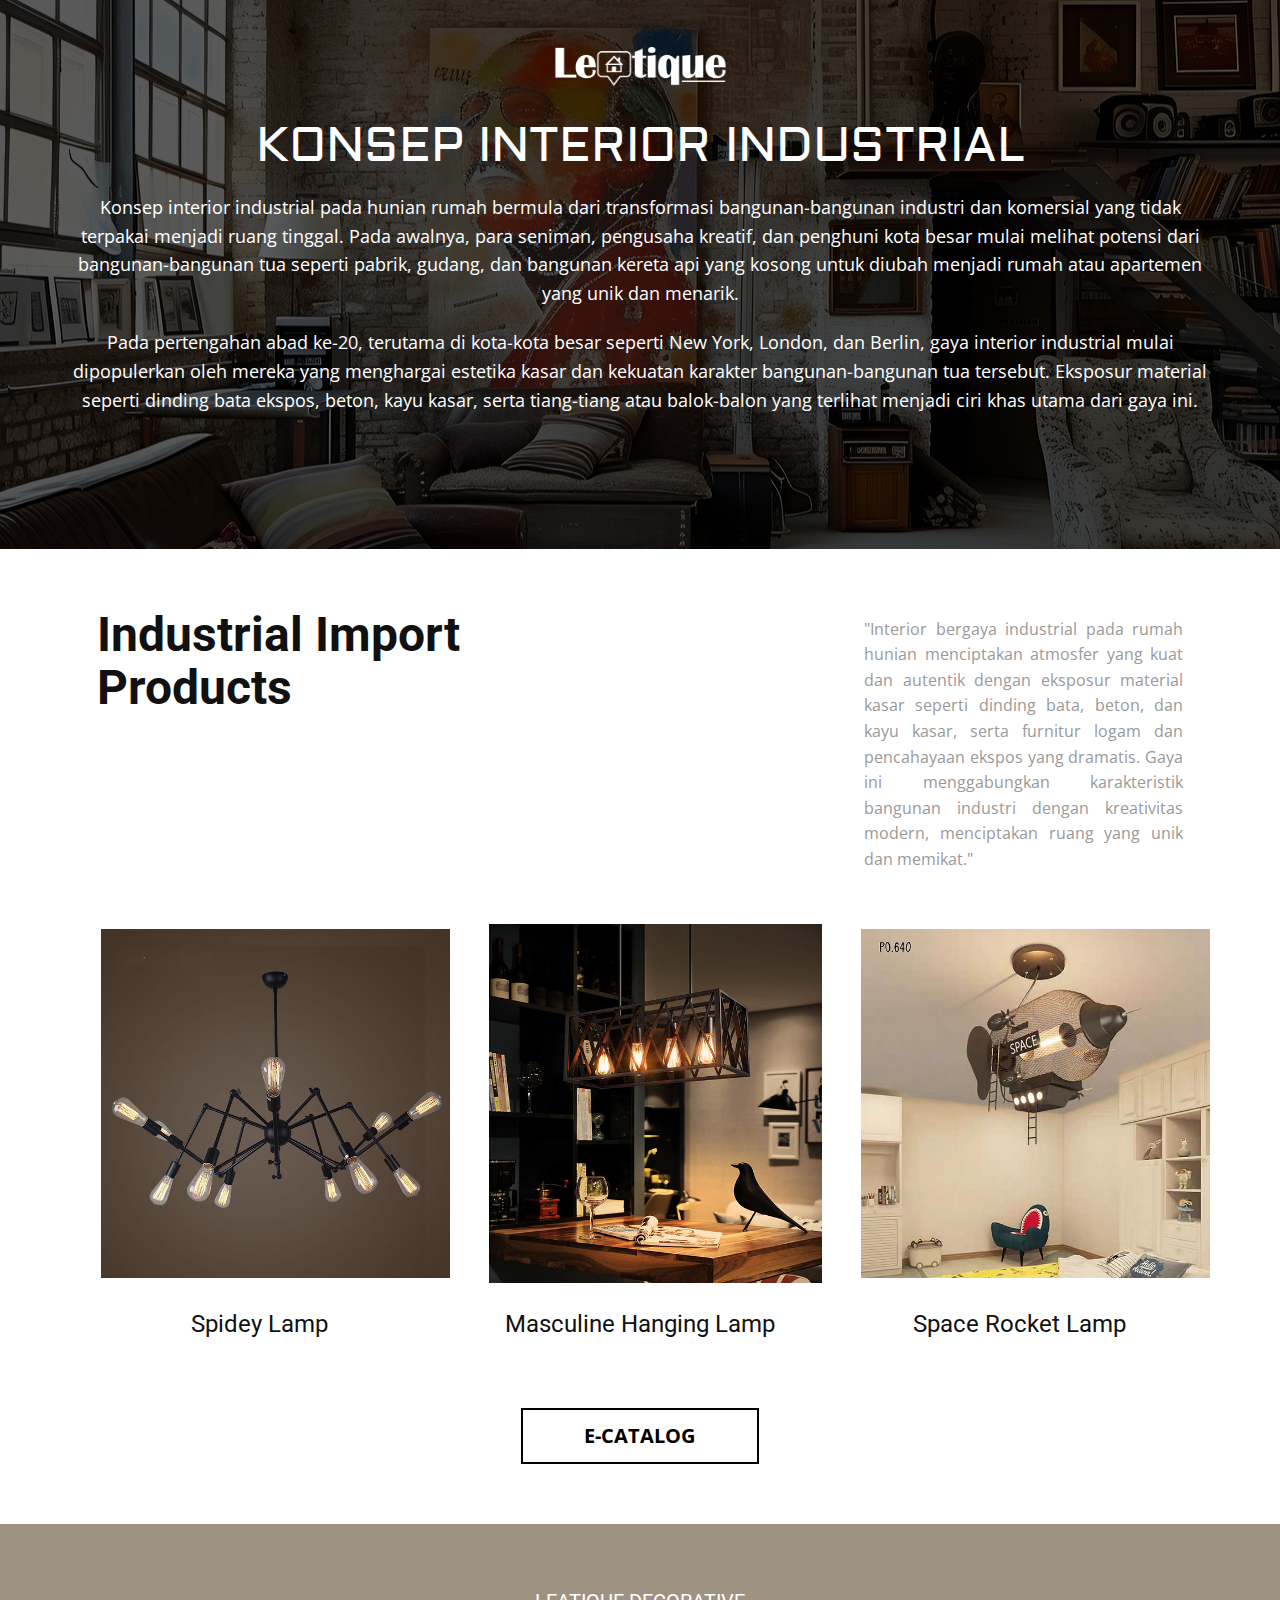
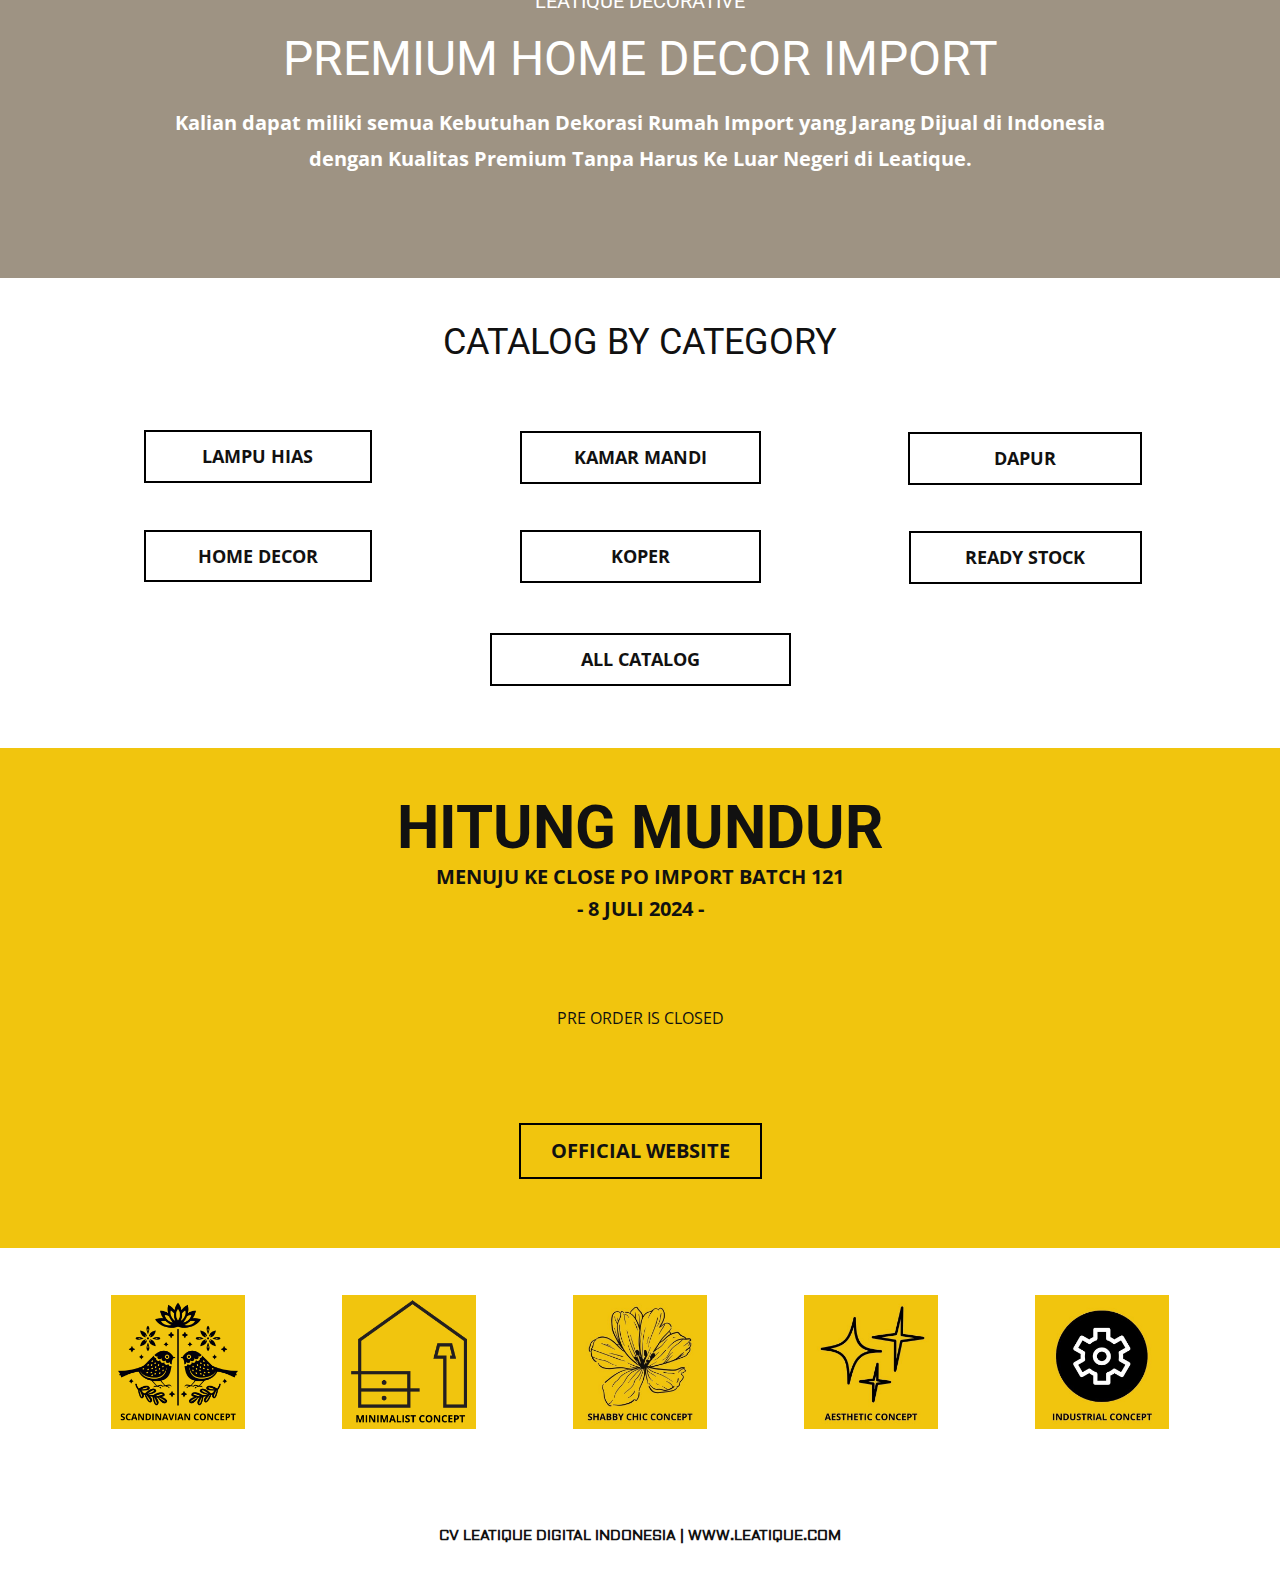
<file: Interior Leatique/industrial.html>
<!DOCTYPE html>
<html style="font-size: 16px;">
  <head>
    <meta name="viewport" content="width=device-width, initial-scale=1.0">
    <meta charset="utf-8">
    <meta name="keywords" content="">
    <meta name="description" content="">
    <title>industrial</title>
    <link rel="stylesheet" href="nicepage.css" media="screen">
<link rel="stylesheet" href="industrial.css" media="screen">
    <script class="u-script" type="text/javascript" src="jquery.js" defer=""></script>
    <script class="u-script" type="text/javascript" src="nicepage.js" defer=""></script>
    <meta name="generator" content="Nicepage 4.12.5, nicepage.com">
    <link id="u-theme-google-font" rel="stylesheet" href="https://fonts.googleapis.com/css?family=Roboto:100,100i,300,300i,400,400i,500,500i,700,700i,900,900i|Open+Sans:300,300i,400,400i,500,500i,600,600i,700,700i,800,800i">
    <link id="u-page-google-font" rel="stylesheet" href="https://fonts.googleapis.com/css?family=Aldrich:400">
    
    
    
    
    
    
    
    <script type="application/ld+json">{
		"@context": "http://schema.org",
		"@type": "Organization",
		"name": "Interior Leatique"
}</script>
    <meta name="theme-color" content="#478ac9">
    <meta property="og:title" content="industrial">
    <meta property="og:description" content="">
    <meta property="og:type" content="website">
  </head>
  <body class="u-body u-xl-mode">
    <section class="u-clearfix u-image u-shading u-section-1" id="sec-3856" data-image-width="1280" data-image-height="1280">
      <div class="u-clearfix u-sheet u-sheet-1">
        <img class="u-image u-image-default u-image-1" src="images/leatiquewhitelogo.png" alt="" data-image-width="1080" data-image-height="190">
        <div class="fr-view u-align-center u-clearfix u-rich-text u-text u-text-1">
          <h1>
            <span class="u-custom-font" style="font-family: Aldrich;">KONSEP INTERIOR INDUSTRIAL</span>
          </h1>
          <p id="isPasted">
            <span style="font-size: 1.125rem;">Konsep interior industrial pada hunian rumah bermula dari transformasi bangunan-bangunan industri dan komersial yang tidak terpakai menjadi ruang tinggal. Pada awalnya, para seniman, pengusaha kreatif, dan penghuni kota besar mulai melihat potensi dari bangunan-bangunan tua seperti pabrik, gudang, dan bangunan kereta api yang kosong untuk diubah menjadi rumah atau apartemen yang unik dan menarik.</span>
          </p>
          <p>
            <span style="font-size: 1.125rem;">Pada pertengahan abad ke-20, terutama di kota-kota besar seperti New York, London, dan Berlin, gaya interior industrial mulai dipopulerkan oleh mereka yang menghargai estetika kasar dan kekuatan karakter bangunan-bangunan tua tersebut. Eksposur material seperti dinding bata ekspos, beton, kayu kasar, serta tiang-tiang atau balok-balon yang terlihat menjadi ciri khas utama dari gaya ini.</span>
          </p>
        </div>
      </div>
    </section>
    <section class="u-align-center u-clearfix u-section-2" id="carousel_1ebf">
      <div class="u-clearfix u-sheet u-valign-middle-md u-valign-middle-xl u-sheet-1">
        <h2 class="u-align-left u-text u-text-1">Industrial Import<br>Products
        </h2>
        <p class="u-align-justify u-text u-text-grey-40 u-text-2">"Interior bergaya industrial pada rumah hunian menciptakan atmosfer yang kuat dan autentik dengan eksposur material kasar seperti dinding bata, beton, dan kayu kasar, serta furnitur logam dan pencahayaan ekspos yang dramatis. Gaya ini menggabungkan karakteristik bangunan industri dengan kreativitas modern, menciptakan ruang yang unik dan memikat."</p><!--products--><!--products_options_json--><!--{"type":"Recent","source":"","tags":"","count":""}--><!--/products_options_json-->
        <div class="u-expanded-width u-products u-products-1">
          <div class="u-repeater u-repeater-1"><!--product_item-->
            <div class="u-container-style u-products-item u-repeater-item u-white u-repeater-item-1">
              <div class="u-container-layout u-similar-container u-container-layout-1"><!--product_image-->
                <img alt="" class="u-image u-image-contain u-image-default u-product-control u-image-1" src="images/ids.jpg" data-image-width="630" data-image-height="630"><!--/product_image-->
                <h4 class="u-align-center u-text u-text-default-xl u-text-3">Spidey Lamp</h4>
              </div>
            </div><!--/product_item--><!--product_item-->
            <div class="u-container-style u-products-item u-repeater-item u-white u-repeater-item-2">
              <div class="u-container-layout u-similar-container u-container-layout-2"><!--product_image-->
                <img alt="" class="u-image u-image-contain u-image-default u-product-control u-image-2" src="images/maskulin.jpg" data-image-width="586" data-image-height="630"><!--/product_image-->
                <h4 class="u-align-center u-text u-text-default-xl u-text-4">Masculine Hanging Lamp</h4>
              </div>
            </div><!--/product_item--><!--product_item-->
            <div class="u-container-align-center u-container-style u-products-item u-repeater-item u-white u-repeater-item-3">
              <div class="u-container-layout u-similar-container u-container-layout-3"><!--product_image-->
                <img alt="" class="u-image u-image-contain u-image-default u-product-control u-image-3" src="images/space.jpg" data-image-width="630" data-image-height="630"><!--/product_image-->
                <h4 class="u-align-center u-text u-text-default-xl u-text-5">Space Rocket Lamp</h4>
              </div>
            </div><!--/product_item-->
          </div>
        </div><!--/products-->
        <a href="#" class="u-border-2 u-border-black u-btn u-button-style u-hover-black u-none u-text-hover-white u-btn-1">e-catalog</a>
      </div>
    </section>
    <section class="u-align-center u-clearfix u-custom-color-1 u-section-3" id="sec-0446">
      <div class="u-clearfix u-sheet u-sheet-1">
        <h5 class="u-text u-text-default u-text-1">leatique decorative</h5>
        <h1 class="u-text u-text-default u-text-2">PREMIUM HOME DECOR IMPORT</h1>
        <p class="u-text u-text-3">Kalian dapat miliki semua Kebutuhan Dekorasi Rumah Import yang Jarang Dijual di Indonesia dengan Kualitas Premium Tanpa Harus Ke Luar Negeri di Leatique.</p>
      </div>
    </section>
    <section class="u-clearfix u-white u-section-4" id="sec-77b4">
      <div class="u-clearfix u-sheet u-valign-middle-sm u-valign-middle-xs u-sheet-1">
        <h2 class="u-text u-text-default u-text-1">CATALOG BY CATEGORY</h2>
        <a href="#" class="u-border-2 u-border-black u-btn u-button-style u-hover-black u-text-hover-white u-white u-btn-1">LAMPU HIAS</a>
        <a href="#" class="u-border-2 u-border-black u-btn u-button-style u-hover-black u-text-hover-white u-white u-btn-2">KAMAR MANDI</a>
        <a href="#" class="u-border-2 u-border-black u-btn u-button-style u-hover-black u-text-hover-white u-white u-btn-3">DAPUR</a>
        <a href="#" class="u-border-2 u-border-black u-btn u-button-style u-hover-black u-text-hover-white u-white u-btn-4">HOME DECOR</a>
        <a href="#" class="u-border-2 u-border-black u-btn u-button-style u-hover-black u-text-hover-white u-white u-btn-5">KOPER</a>
        <a href="#" class="u-border-2 u-border-black u-btn u-button-style u-hover-black u-text-hover-white u-white u-btn-6">READY STOCK</a>
        <a href="#" class="u-border-2 u-border-black u-btn u-button-style u-hover-black u-text-hover-white u-white u-btn-7">ALL CATALOG</a>
      </div>
    </section>
    <section class="u-align-center u-clearfix u-palette-3-base u-section-5" id="sec-73f9">
      <div class="u-clearfix u-sheet u-valign-middle-md u-valign-middle-sm u-valign-middle-xs u-sheet-1">
        <h2 class="u-text u-text-1">HITUNG MUNDUR</h2>
        <p class="u-large-text u-text u-text-variant u-text-2">
          <span style="font-weight: 700;">MENUJU KE CLOSE PO IMPORT BATCH 121<br>
          </span>
          <span style="font-weight: 700;">-<span style="font-weight: 700;"> 8 JULI 2024 -</span>
          </span>
        </p>
        <div class="u-countdown u-countdown-1" data-target-date="Mon, 08 Jul 2024 13:00:02 GMT" data-type="to-date" data-for="everyone" data-time-left="90m" data-timer-id="dfea" data-target-number="100" data-direction="down" data-start-time="Fri Nov 26 2021 16:40:08 GMT+0300 (Москва, стандартное время)" data-frequency="10s" data-after-count="message" data-redirect-url="https://">
          <div class="u-countdown-wrapper u-spacing-40">
            <div class="u-countdown-item u-countdown-years u-hidden u-spacing-15 u-countdown-item-1">
              <div class="u-countdown-counter u-spacing-2 u-countdown-counter-1"><div class="u-countdown-number">0</div><div class="u-countdown-number u-hidden">0</div></div>
              <div class="u-countdown-label u-text-grey-50 u-countdown-label-1">Years</div>
            </div>
            <div class="u-countdown-separator u-hidden u-countdown-separator-1"></div>
            <div class="u-countdown-days u-countdown-item u-spacing-15 u-countdown-item-2">
              <div class="u-countdown-counter u-spacing-2 u-countdown-counter-2"><div class="u-countdown-number">9</div><div class="u-countdown-number u-hidden">0</div><div class="u-countdown-number u-hidden">0</div></div>
              <div class="u-countdown-label u-text-grey-50 u-countdown-label-2">Days</div>
            </div>
            <div class="u-countdown-separator u-countdown-separator-2"></div>
            <div class="u-countdown-hours u-countdown-item u-spacing-15 u-countdown-item-3">
              <div class="u-countdown-counter u-spacing-2 u-countdown-counter-3"><div class="u-countdown-number">2</div><div class="u-countdown-number">3</div></div>
              <div class="u-countdown-label u-text-grey-50 u-countdown-label-3">Hours</div>
            </div>
            <div class="u-countdown-separator u-countdown-separator-3"></div>
            <div class="u-countdown-item u-countdown-minutes u-spacing-15 u-countdown-item-4">
              <div class="u-countdown-counter u-spacing-2 u-countdown-counter-4"><div class="u-countdown-number">2</div><div class="u-countdown-number">0</div></div>
              <div class="u-countdown-label u-text-grey-50 u-countdown-label-4">Minutes</div>
            </div>
            <div class="u-countdown-separator u-countdown-separator-4"></div>
            <div class="u-countdown-item u-countdown-seconds u-spacing-15 u-countdown-item-5">
              <div class="u-countdown-counter u-spacing-2 u-countdown-counter-5"><div class="u-countdown-number">4</div><div class="u-countdown-number">6</div></div>
              <div class="u-countdown-label u-text-grey-50 u-countdown-label-5">Seconds</div>
            </div>
            <div class="u-countdown-separator u-hidden u-countdown-separator-5"></div>
            <div class="u-countdown-item u-countdown-numbers u-hidden u-spacing-15 u-countdown-item-6">
              <div class="u-countdown-counter u-spacing-2 u-countdown-counter-6"><div class="u-countdown-number">0</div><div class="u-countdown-number">0</div><div class="u-countdown-number">1</div><div class="u-countdown-number">0</div><div class="u-countdown-number">0</div></div>
              <div class="u-countdown-label u-text-grey-50 u-countdown-label-6">Items</div>
            </div>
          </div>
          <div class="u-countdown-message u-hidden">
            <p>PRE ORDER IS CLOSED</p>
          </div>
        </div>
        <a href="#" class="u-border-2 u-border-black u-btn u-button-style u-hover-black u-palette-3-base u-text-hover-white u-btn-1">OFFICIAL WEBSITE</a>
      </div>
    </section>
    <section class="u-clearfix u-white u-section-6" id="sec-9b6d">
      <div class="u-clearfix u-sheet u-valign-middle u-sheet-1">
        <div class="u-clearfix u-disable-padding u-expanded-width-lg u-expanded-width-md u-expanded-width-sm u-expanded-width-xl u-gutter-14 u-layout-custom-sm u-layout-custom-xs u-layout-wrap u-layout-wrap-1">
          <div class="u-gutter-0 u-layout">
            <div class="u-layout-row">
              <div class="u-container-style u-image u-image-contain u-layout-cell u-left-cell u-size-12 u-image-1" data-image-width="500" data-image-height="500" data-href="scandinavian.html" data-page-id="75407911">
                <div class="u-container-layout u-valign-middle u-container-layout-1" src=""></div>
              </div>
              <div class="u-align-center u-container-style u-image u-image-contain u-layout-cell u-size-12 u-image-2" data-image-width="500" data-image-height="500" data-href="minimalis.html" data-page-id="82595830">
                <div class="u-container-layout u-valign-middle u-container-layout-2" src=""></div>
              </div>
              <div class="u-container-style u-image u-image-contain u-layout-cell u-size-12 u-image-3" data-image-width="500" data-image-height="500" data-href="shabbychic.html" data-page-id="2161606406">
                <div class="u-container-layout u-valign-middle u-container-layout-3" src=""></div>
              </div>
              <div class="u-container-style u-image u-image-contain u-layout-cell u-size-12 u-image-4" data-image-width="500" data-image-height="500" data-href="aesthetic.html" data-page-id="58296513">
                <div class="u-container-layout u-valign-middle u-container-layout-4" src=""></div>
              </div>
              <div class="u-container-style u-image u-image-contain u-layout-cell u-size-12 u-image-5" data-image-width="500" data-image-height="500" data-href="industrial.html" data-page-id="274014044">
                <div class="u-container-layout u-valign-middle u-container-layout-5" src=""></div>
              </div>
            </div>
          </div>
        </div>
      </div>
    </section>
    
    
    <footer class="u-align-center u-clearfix u-footer u-white u-footer" id="sec-0938"><div class="u-clearfix u-sheet u-sheet-1">
        <p class="u-custom-font u-small-text u-text u-text-variant u-text-1">CV LEATIQUE DIGITAL INDONESIA | WWW.LEATIQUE.COM</p>
      </div></footer>
  </body>
</html>
</file>
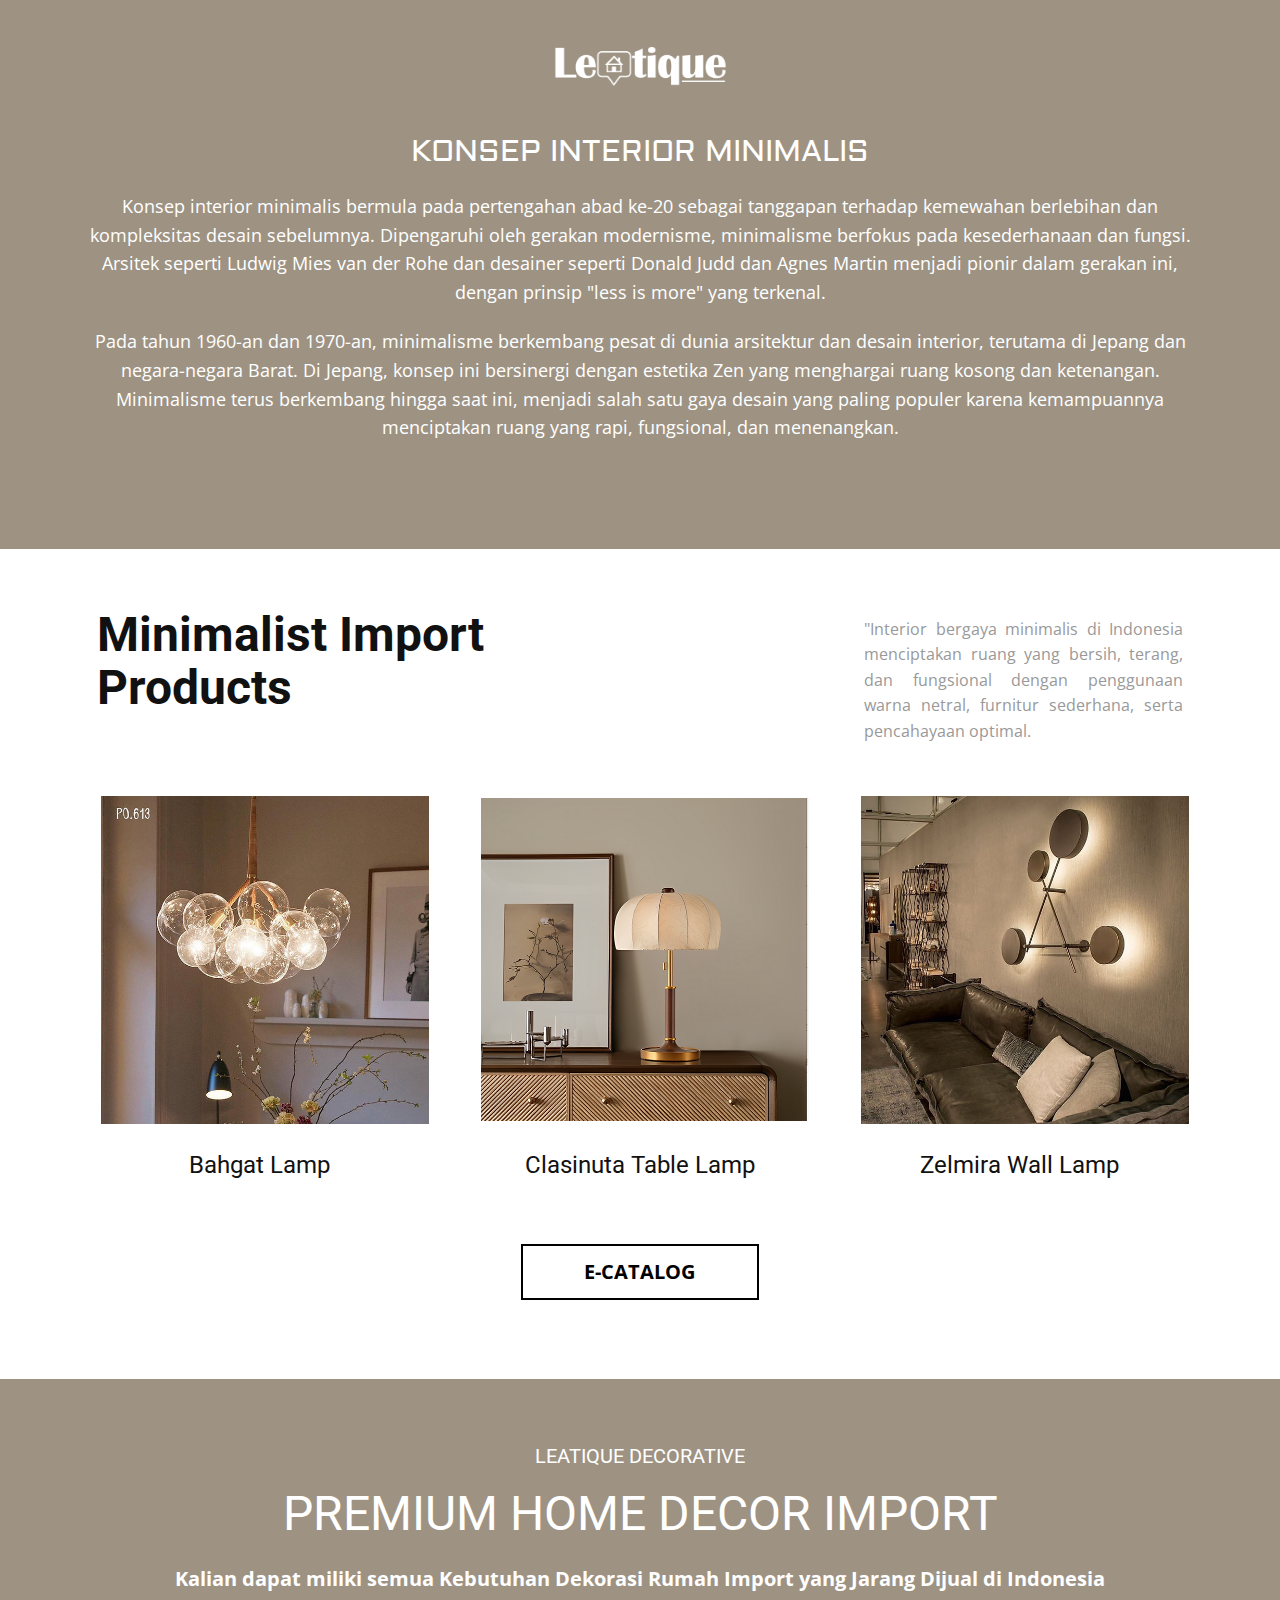
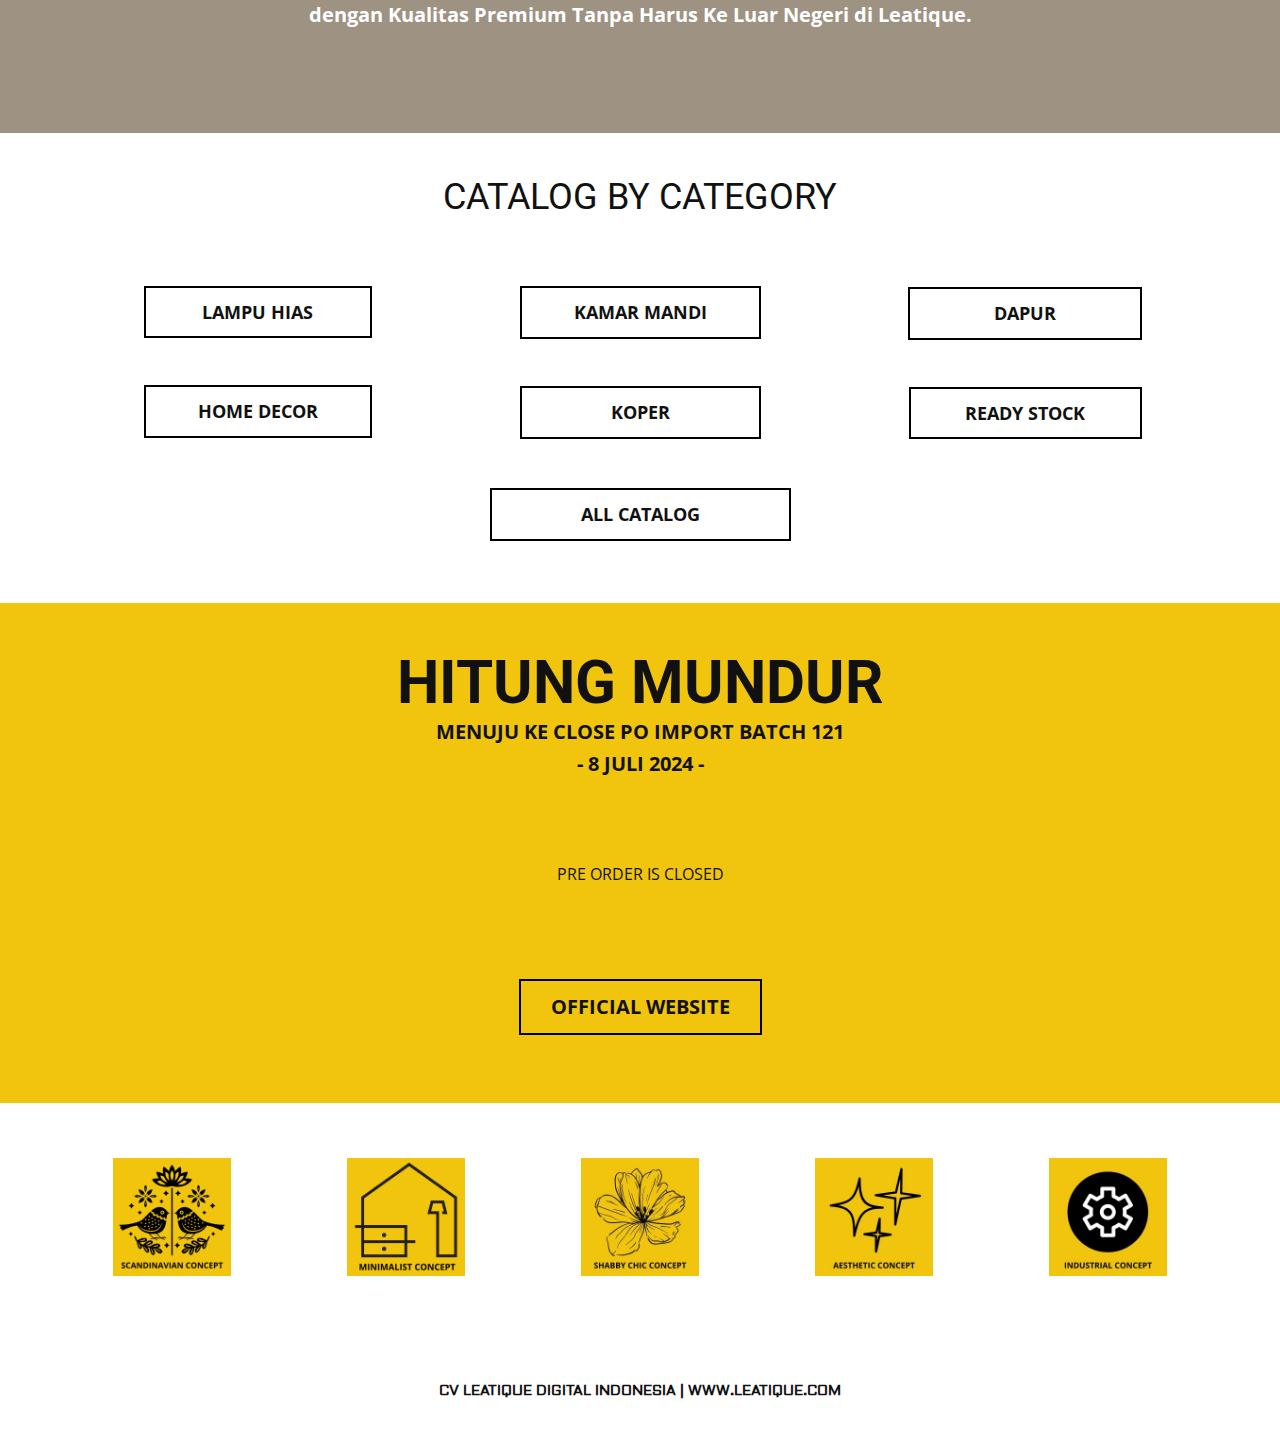
<file: Interior Leatique/minimalis.html>
<!DOCTYPE html>
<html style="font-size: 16px;">
  <head>
    <meta name="viewport" content="width=device-width, initial-scale=1.0">
    <meta charset="utf-8">
    <meta name="keywords" content="">
    <meta name="description" content="">
    <title>minimalis</title>
    <link rel="stylesheet" href="nicepage.css" media="screen">
<link rel="stylesheet" href="minimalis.css" media="screen">
    <script class="u-script" type="text/javascript" src="jquery.js" defer=""></script>
    <script class="u-script" type="text/javascript" src="nicepage.js" defer=""></script>
    <meta name="generator" content="Nicepage 4.12.5, nicepage.com">
    <link id="u-theme-google-font" rel="stylesheet" href="https://fonts.googleapis.com/css?family=Roboto:100,100i,300,300i,400,400i,500,500i,700,700i,900,900i|Open+Sans:300,300i,400,400i,500,500i,600,600i,700,700i,800,800i">
    <link id="u-page-google-font" rel="stylesheet" href="https://fonts.googleapis.com/css?family=Aldrich:400">
    
    
    
    
    
    
    
    <script type="application/ld+json">{
		"@context": "http://schema.org",
		"@type": "Organization",
		"name": "Interior Leatique"
}</script>
    <meta name="theme-color" content="#478ac9">
    <meta property="og:title" content="minimalis">
    <meta property="og:description" content="">
    <meta property="og:type" content="website">
  </head>
  <body class="u-body u-xl-mode">
    <section class="u-clearfix u-custom-color-1 u-section-1" id="sec-3856">
      <div class="u-clearfix u-sheet u-valign-middle-sm u-valign-middle-xs u-sheet-1">
        <img class="u-image u-image-default u-image-1" src="images/leatiquewhitelogo.png" alt="" data-image-width="1080" data-image-height="190">
        <div class="fr-view u-align-center u-clearfix u-rich-text u-text u-text-1">
          <h1>
            <span class="u-custom-font" style="font-family: Aldrich; font-size: 1.875rem;">KONSEP INTERIOR MINIMALIS</span>
          </h1>
          <p style="text-align: center;">
            <span style="font-size: 1.125rem;">Konsep interior minimalis bermula pada pertengahan abad ke-20 sebagai tanggapan terhadap kemewahan berlebihan dan kompleksitas desain sebelumnya. Dipengaruhi oleh gerakan modernisme, minimalisme berfokus pada kesederhanaan dan fungsi. Arsitek seperti Ludwig Mies van der Rohe dan desainer seperti Donald Judd dan Agnes Martin menjadi pionir dalam gerakan ini, dengan prinsip "less is more" yang terkenal.</span>
          </p>
          <p style="text-align: center;">
            <span style="font-size: 1.125rem;">Pada tahun 1960-an dan 1970-an, minimalisme berkembang pesat di dunia arsitektur dan desain interior, terutama di Jepang dan negara-negara Barat. Di Jepang, konsep ini bersinergi dengan estetika Zen yang menghargai ruang kosong dan ketenangan. Minimalisme terus berkembang hingga saat ini, menjadi salah satu gaya desain yang paling populer karena kemampuannya menciptakan ruang yang rapi, fungsional, dan menenangkan.</span>
          </p>
        </div>
      </div>
    </section>
    <section class="u-align-center u-clearfix u-section-2" id="carousel_1ebf">
      <div class="u-clearfix u-sheet u-valign-middle-xs u-sheet-1">
        <h2 class="u-align-left u-text u-text-1">Minimalist Import<br>Products
        </h2>
        <p class="u-align-justify u-text u-text-grey-40 u-text-2"> "Interior bergaya minimalis di Indonesia menciptakan ruang yang bersih, terang, dan fungsional dengan penggunaan warna netral, furnitur sederhana, serta pencahayaan optimal.</p><!--products--><!--products_options_json--><!--{"type":"Recent","source":"","tags":"","count":""}--><!--/products_options_json-->
        <div class="u-expanded-width u-products u-products-1">
          <div class="u-repeater u-repeater-1"><!--product_item-->
            <div class="u-container-style u-products-item u-repeater-item u-white u-repeater-item-1">
              <div class="u-container-layout u-similar-container u-valign-top-lg u-valign-top-md u-valign-top-sm u-container-layout-1"><!--product_image-->
                <img alt="" class="u-image u-image-contain u-image-default u-product-control u-image-1" src="images/bahgat.jpg" data-image-width="630" data-image-height="630"><!--/product_image-->
                <h4 class="u-align-center u-text u-text-default u-text-3">Bahgat Lamp</h4>
              </div>
            </div><!--/product_item--><!--product_item-->
            <div class="u-container-style u-products-item u-repeater-item u-white u-repeater-item-2">
              <div class="u-container-layout u-similar-container u-valign-top-lg u-valign-top-md u-valign-top-sm u-container-layout-2"><!--product_image-->
                <img alt="" class="u-image u-image-contain u-image-default u-product-control u-image-2" src="images/clasinuta.png" data-image-width="639" data-image-height="630"><!--/product_image-->
                <h4 class="u-align-center u-text u-text-default u-text-4">Clasinuta Table Lamp</h4>
              </div>
            </div><!--/product_item--><!--product_item-->
            <div class="u-container-align-center u-container-style u-products-item u-repeater-item u-white u-repeater-item-3">
              <div class="u-container-layout u-similar-container u-valign-top-lg u-valign-top-md u-valign-top-sm u-container-layout-3"><!--product_image-->
                <img alt="" class="u-image u-image-contain u-image-default u-product-control u-image-3" src="images/zelmira.jpg" data-image-width="630" data-image-height="630"><!--/product_image-->
                <h4 class="u-align-center u-text u-text-default u-text-5">Zelmira Wall Lamp</h4>
              </div>
            </div><!--/product_item-->
          </div>
        </div><!--/products-->
        <a href="#" class="u-border-2 u-border-black u-btn u-button-style u-hover-black u-none u-text-hover-white u-btn-1">e-catalog</a>
      </div>
    </section>
    <section class="u-align-center u-clearfix u-custom-color-1 u-section-3" id="sec-0446">
      <div class="u-clearfix u-sheet u-sheet-1">
        <h5 class="u-text u-text-default u-text-1">leatique decorative</h5>
        <h1 class="u-text u-text-default u-text-2">PREMIUM HOME DECOR IMPORT</h1>
        <p class="u-text u-text-3">Kalian dapat miliki semua Kebutuhan Dekorasi Rumah Import yang Jarang Dijual di Indonesia dengan Kualitas Premium Tanpa Harus Ke Luar Negeri di Leatique.</p>
      </div>
    </section>
    <section class="u-clearfix u-white u-section-4" id="sec-77b4">
      <div class="u-clearfix u-sheet u-valign-middle-sm u-sheet-1">
        <h2 class="u-text u-text-default u-text-1">CATALOG BY CATEGORY</h2>
        <a href="#" class="u-border-2 u-border-black u-btn u-button-style u-hover-black u-text-hover-white u-white u-btn-1">LAMPU HIAS</a>
        <a href="#" class="u-border-2 u-border-black u-btn u-button-style u-hover-black u-text-hover-white u-white u-btn-2">KAMAR MANDI</a>
        <a href="#" class="u-border-2 u-border-black u-btn u-button-style u-hover-black u-text-hover-white u-white u-btn-3">DAPUR</a>
        <a href="#" class="u-border-2 u-border-black u-btn u-button-style u-hover-black u-text-hover-white u-white u-btn-4">HOME DECOR</a>
        <a href="#" class="u-border-2 u-border-black u-btn u-button-style u-hover-black u-text-hover-white u-white u-btn-5">KOPER</a>
        <a href="#" class="u-border-2 u-border-black u-btn u-button-style u-hover-black u-text-hover-white u-white u-btn-6">READY STOCK</a>
        <a href="#" class="u-border-2 u-border-black u-btn u-button-style u-hover-black u-text-hover-white u-white u-btn-7">ALL CATALOG</a>
      </div>
    </section>
    <section class="u-align-center u-clearfix u-palette-3-base u-section-5" id="sec-73f9">
      <div class="u-clearfix u-sheet u-valign-middle-sm u-valign-middle-xs u-sheet-1">
        <h2 class="u-text u-text-1">HITUNG MUNDUR</h2>
        <p class="u-large-text u-text u-text-variant u-text-2">
          <span style="font-weight: 700;">MENUJU KE CLOSE PO IMPORT BATCH 121<br>
          </span>
          <span style="font-weight: 700;">-<span style="font-weight: 700;"> 8 JULI 2024 -</span>
          </span>
        </p>
        <div class="u-countdown u-countdown-1" data-target-date="Mon, 08 Jul 2024 13:00:02 GMT" data-type="to-date" data-for="everyone" data-time-left="90m" data-timer-id="dfea" data-target-number="100" data-direction="down" data-start-time="Fri Nov 26 2021 16:40:08 GMT+0300 (Москва, стандартное время)" data-frequency="10s" data-after-count="message" data-redirect-url="https://">
          <div class="u-countdown-wrapper u-spacing-40">
            <div class="u-countdown-item u-countdown-years u-hidden u-spacing-15 u-countdown-item-1">
              <div class="u-countdown-counter u-spacing-2 u-countdown-counter-1"><div class="u-countdown-number">0</div><div class="u-countdown-number u-hidden">0</div></div>
              <div class="u-countdown-label u-text-grey-50 u-countdown-label-1">Years</div>
            </div>
            <div class="u-countdown-separator u-hidden u-countdown-separator-1"></div>
            <div class="u-countdown-days u-countdown-item u-spacing-15 u-countdown-item-2">
              <div class="u-countdown-counter u-spacing-2 u-countdown-counter-2"><div class="u-countdown-number">9</div><div class="u-countdown-number u-hidden">0</div><div class="u-countdown-number u-hidden">0</div></div>
              <div class="u-countdown-label u-text-grey-50 u-countdown-label-2">Days</div>
            </div>
            <div class="u-countdown-separator u-countdown-separator-2"></div>
            <div class="u-countdown-hours u-countdown-item u-spacing-15 u-countdown-item-3">
              <div class="u-countdown-counter u-spacing-2 u-countdown-counter-3"><div class="u-countdown-number">2</div><div class="u-countdown-number">3</div></div>
              <div class="u-countdown-label u-text-grey-50 u-countdown-label-3">Hours</div>
            </div>
            <div class="u-countdown-separator u-countdown-separator-3"></div>
            <div class="u-countdown-item u-countdown-minutes u-spacing-15 u-countdown-item-4">
              <div class="u-countdown-counter u-spacing-2 u-countdown-counter-4"><div class="u-countdown-number">2</div><div class="u-countdown-number">0</div></div>
              <div class="u-countdown-label u-text-grey-50 u-countdown-label-4">Minutes</div>
            </div>
            <div class="u-countdown-separator u-countdown-separator-4"></div>
            <div class="u-countdown-item u-countdown-seconds u-spacing-15 u-countdown-item-5">
              <div class="u-countdown-counter u-spacing-2 u-countdown-counter-5"><div class="u-countdown-number">4</div><div class="u-countdown-number">6</div></div>
              <div class="u-countdown-label u-text-grey-50 u-countdown-label-5">Seconds</div>
            </div>
            <div class="u-countdown-separator u-hidden u-countdown-separator-5"></div>
            <div class="u-countdown-item u-countdown-numbers u-hidden u-spacing-15 u-countdown-item-6">
              <div class="u-countdown-counter u-spacing-2 u-countdown-counter-6"><div class="u-countdown-number">0</div><div class="u-countdown-number">0</div><div class="u-countdown-number">1</div><div class="u-countdown-number">0</div><div class="u-countdown-number">0</div></div>
              <div class="u-countdown-label u-text-grey-50 u-countdown-label-6">Items</div>
            </div>
          </div>
          <div class="u-countdown-message u-hidden">
            <p>PRE ORDER IS CLOSED</p>
          </div>
        </div>
        <a href="#" class="u-border-2 u-border-black u-btn u-button-style u-hover-black u-palette-3-base u-text-hover-white u-btn-1">OFFICIAL WEBSITE</a>
      </div>
    </section>
    <section class="u-clearfix u-white u-section-6" id="sec-fcd0">
      <div class="u-clearfix u-sheet u-valign-middle-lg u-valign-middle-md u-valign-middle-sm u-valign-middle-xl u-sheet-1">
        <div class="u-clearfix u-disable-padding u-expanded-width-lg u-expanded-width-md u-expanded-width-sm u-expanded-width-xl u-gutter-30 u-layout-custom-sm u-layout-custom-xs u-layout-wrap u-layout-wrap-1">
          <div class="u-gutter-0 u-layout">
            <div class="u-layout-row">
              <div class="u-container-style u-image u-image-contain u-layout-cell u-left-cell u-size-12 u-image-1" data-image-width="500" data-image-height="500" data-href="scandinavian.html" data-page-id="75407911">
                <div class="u-container-layout u-valign-middle u-container-layout-1" src=""></div>
              </div>
              <div class="u-align-center u-container-style u-image u-image-contain u-layout-cell u-size-12 u-image-2" data-image-width="500" data-image-height="500" data-href="minimalis.html" data-page-id="82595830">
                <div class="u-container-layout u-valign-middle u-container-layout-2" src=""></div>
              </div>
              <div class="u-container-style u-image u-image-contain u-layout-cell u-size-12 u-image-3" data-image-width="500" data-image-height="500" data-href="shabbychic.html" data-page-id="2161606406">
                <div class="u-container-layout u-valign-middle u-container-layout-3" src=""></div>
              </div>
              <div class="u-container-style u-image u-image-contain u-layout-cell u-size-12 u-image-4" data-image-width="500" data-image-height="500" data-href="aesthetic.html" data-page-id="58296513">
                <div class="u-container-layout u-valign-middle u-container-layout-4" src=""></div>
              </div>
              <div class="u-container-style u-image u-image-contain u-layout-cell u-size-12 u-image-5" data-image-width="500" data-image-height="500" data-href="industrial.html" data-page-id="274014044">
                <div class="u-container-layout u-valign-middle u-container-layout-5" src=""></div>
              </div>
            </div>
          </div>
        </div>
      </div>
    </section>
    
    
    <footer class="u-align-center u-clearfix u-footer u-white u-footer" id="sec-0938"><div class="u-clearfix u-sheet u-sheet-1">
        <p class="u-custom-font u-small-text u-text u-text-variant u-text-1">CV LEATIQUE DIGITAL INDONESIA | WWW.LEATIQUE.COM</p>
      </div></footer>
  </body>
</html>
</file>
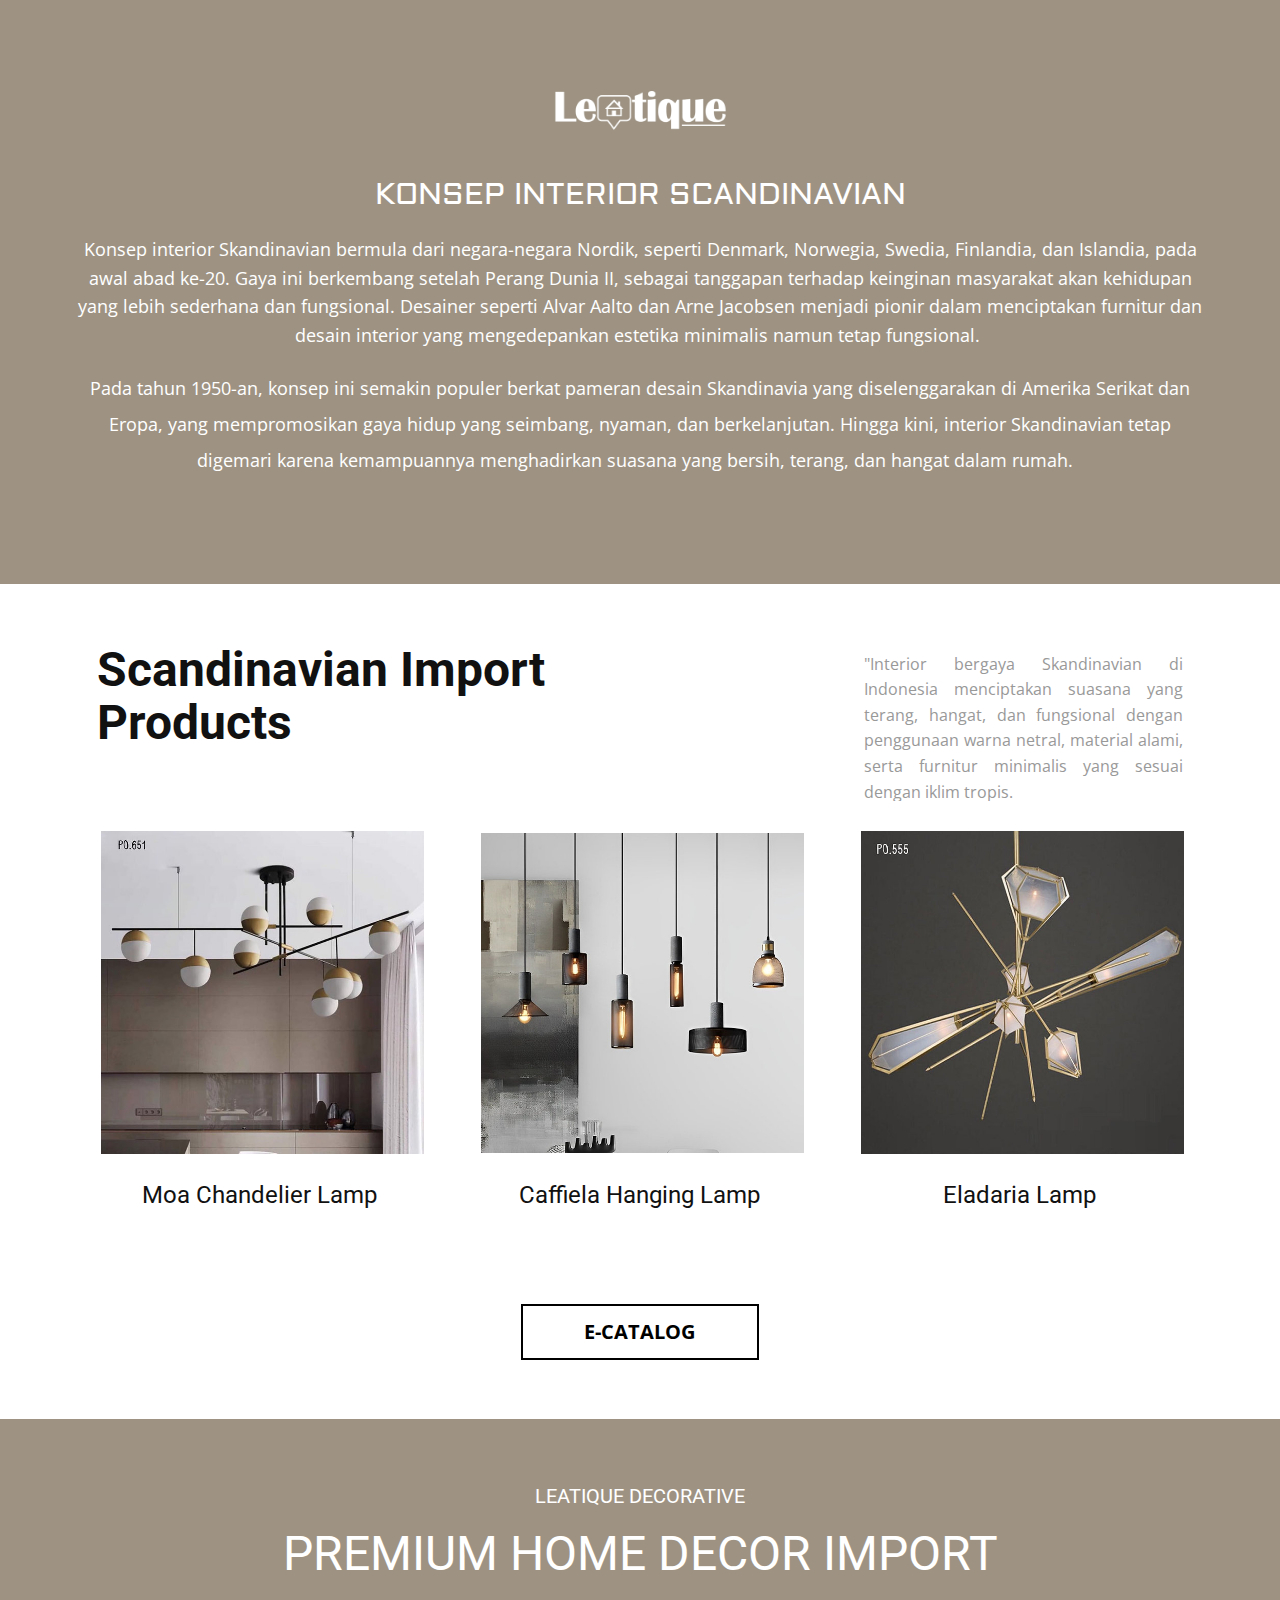
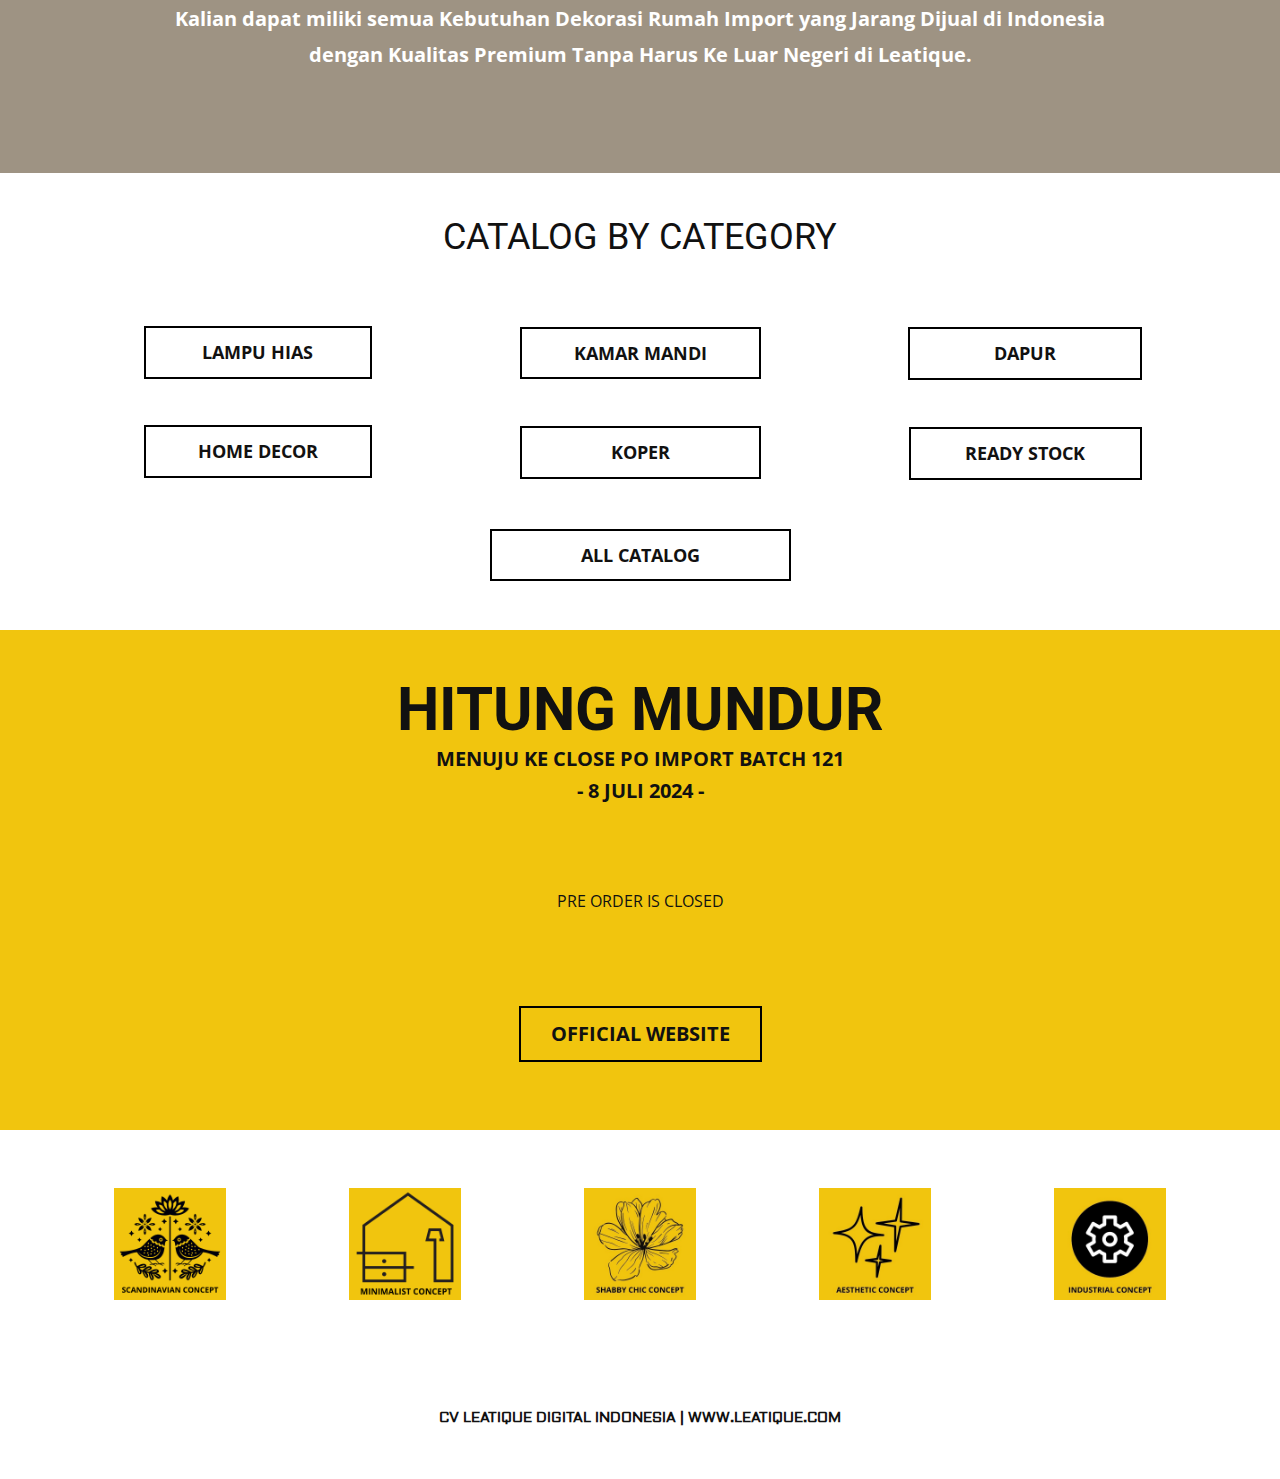
<file: Interior Leatique/scandinavian.html>
<!DOCTYPE html>
<html style="font-size: 16px;">
  <head>
    <meta name="viewport" content="width=device-width, initial-scale=1.0">
    <meta charset="utf-8">
    <meta name="keywords" content="">
    <meta name="description" content="">
    <title>scandinavian</title>
    <link rel="stylesheet" href="nicepage.css" media="screen">
<link rel="stylesheet" href="scandinavian.css" media="screen">
    <script class="u-script" type="text/javascript" src="jquery.js" defer=""></script>
    <script class="u-script" type="text/javascript" src="nicepage.js" defer=""></script>
    <meta name="generator" content="Nicepage 4.12.5, nicepage.com">
    <link id="u-theme-google-font" rel="stylesheet" href="https://fonts.googleapis.com/css?family=Roboto:100,100i,300,300i,400,400i,500,500i,700,700i,900,900i|Open+Sans:300,300i,400,400i,500,500i,600,600i,700,700i,800,800i">
    <link id="u-page-google-font" rel="stylesheet" href="https://fonts.googleapis.com/css?family=Aldrich:400">
    
    
    
    
    
    
    
    <script type="application/ld+json">{
		"@context": "http://schema.org",
		"@type": "Organization",
		"name": "Interior Leatique"
}</script>
    <meta name="theme-color" content="#478ac9">
    <meta property="og:title" content="scandinavian">
    <meta property="og:description" content="">
    <meta property="og:type" content="website">
  </head>
  <body class="u-body u-xl-mode">
    <section class="u-clearfix u-custom-color-1 u-section-1" id="sec-3856">
      <div class="u-clearfix u-sheet u-sheet-1">
        <img class="u-image u-image-default u-image-1" src="images/leatiquewhitelogo.png" alt="" data-image-width="1080" data-image-height="190">
        <div class="fr-view u-align-center u-clearfix u-rich-text u-text u-text-1">
          <h1>
            <span class="u-custom-font" style="font-family: Aldrich; font-size: 1.875rem;">KONSEP INTERIOR SCANDINAVIAN</span>
          </h1>
          <p style="text-align: center;">
            <span style="font-size: 1.125rem;">Konsep interior Skandinavian bermula dari negara-negara Nordik, seperti Denmark, Norwegia, Swedia, Finlandia, dan Islandia, pada awal abad ke-20. Gaya ini berkembang setelah Perang Dunia II, sebagai tanggapan terhadap keinginan masyarakat akan kehidupan yang lebih sederhana dan fungsional. Desainer seperti Alvar Aalto dan Arne Jacobsen menjadi pionir dalam menciptakan furnitur dan desain interior yang mengedepankan estetika minimalis namun tetap fungsional.&nbsp;</span>
          </p>
          <p style="text-align: center;">
            <span style="line-height: 2; font-size: 1.125rem;">Pada tahun 1950-an, konsep ini semakin populer berkat pameran desain Skandinavia yang diselenggarakan di Amerika Serikat dan Eropa, yang mempromosikan gaya hidup yang seimbang, nyaman, dan berkelanjutan. Hingga kini, interior Skandinavian tetap digemari karena kemampuannya menghadirkan suasana yang bersih, terang, dan hangat dalam rumah. &nbsp;</span>
          </p>
        </div>
      </div>
    </section>
    <section class="u-align-center u-clearfix u-section-2" id="carousel_1ebf">
      <div class="u-clearfix u-sheet u-valign-middle-sm u-sheet-1">
        <h2 class="u-align-left u-text u-text-1">Scandinavian Import<br>Products
        </h2>
        <p class="u-align-justify u-text u-text-grey-40 u-text-2"> "Interior bergaya Skandinavian di Indonesia menciptakan suasana yang terang, hangat, dan fungsional dengan penggunaan warna netral, material alami, serta furnitur minimalis yang sesuai dengan iklim tropis.</p><!--products--><!--products_options_json--><!--{"type":"Recent","source":"","tags":"","count":""}--><!--/products_options_json-->
        <div class="u-expanded-width u-products u-products-1">
          <div class="u-repeater u-repeater-1"><!--product_item-->
            <div class="u-container-style u-products-item u-repeater-item u-white u-repeater-item-1">
              <div class="u-container-layout u-similar-container u-valign-top-md u-valign-top-sm u-valign-top-xs u-container-layout-1"><!--product_image-->
                <img alt="" class="u-image u-image-contain u-image-default u-product-control u-image-1" src="images/moachandelier.jpg" data-image-width="630" data-image-height="630"><!--/product_image-->
                <h4 class="u-align-center u-text u-text-default u-text-3">Moa Chandelier Lamp</h4>
              </div>
            </div><!--/product_item--><!--product_item-->
            <div class="u-container-style u-products-item u-repeater-item u-white u-repeater-item-2">
              <div class="u-container-layout u-similar-container u-valign-top-md u-valign-top-sm u-valign-top-xs u-container-layout-2"><!--product_image-->
                <img alt="" class="u-image u-image-contain u-image-default u-product-control u-image-2" src="images/sk.jpg" data-image-width="636" data-image-height="630"><!--/product_image-->
                <h4 class="u-align-center u-text u-text-default u-text-4">Caffiela Hanging Lamp</h4>
              </div>
            </div><!--/product_item--><!--product_item-->
            <div class="u-container-align-center u-container-style u-products-item u-repeater-item u-white u-repeater-item-3">
              <div class="u-container-layout u-similar-container u-valign-top-md u-valign-top-sm u-valign-top-xs u-container-layout-3"><!--product_image-->
                <img alt="" class="u-image u-image-contain u-image-default u-product-control u-image-3" src="images/sk2.jpg" data-image-width="630" data-image-height="630"><!--/product_image-->
                <h4 class="u-align-center u-text u-text-default u-text-5">Eladaria Lamp</h4>
              </div>
            </div><!--/product_item-->
          </div>
        </div><!--/products-->
        <a href="#" class="u-border-2 u-border-black u-btn u-button-style u-hover-black u-none u-text-hover-white u-btn-1">e-catalog</a>
      </div>
    </section>
    <section class="u-align-center u-clearfix u-custom-color-1 u-section-3" id="sec-0446">
      <div class="u-clearfix u-sheet u-valign-middle-sm u-sheet-1">
        <h5 class="u-text u-text-default u-text-1">leatique decorative</h5>
        <h1 class="u-text u-text-default u-text-2">PREMIUM HOME DECOR IMPORT</h1>
        <p class="u-text u-text-3">Kalian dapat miliki semua Kebutuhan Dekorasi Rumah Import yang Jarang Dijual di Indonesia dengan Kualitas Premium Tanpa Harus Ke Luar Negeri di Leatique.</p>
      </div>
    </section>
    <section class="u-clearfix u-white u-section-4" id="sec-77b4">
      <div class="u-clearfix u-sheet u-sheet-1">
        <h2 class="u-text u-text-default u-text-1">CATALOG BY CATEGORY</h2>
        <a href="#" class="u-border-2 u-border-black u-btn u-button-style u-hover-black u-text-hover-white u-white u-btn-1">LAMPU HIAS</a>
        <a href="#" class="u-border-2 u-border-black u-btn u-button-style u-hover-black u-text-hover-white u-white u-btn-2">KAMAR MANDI</a>
        <a href="#" class="u-border-2 u-border-black u-btn u-button-style u-hover-black u-text-hover-white u-white u-btn-3">DAPUR</a>
        <a href="#" class="u-border-2 u-border-black u-btn u-button-style u-hover-black u-text-hover-white u-white u-btn-4">HOME DECOR</a>
        <a href="#" class="u-border-2 u-border-black u-btn u-button-style u-hover-black u-text-hover-white u-white u-btn-5">KOPER</a>
        <a href="#" class="u-border-2 u-border-black u-btn u-button-style u-hover-black u-text-hover-white u-white u-btn-6">READY STOCK</a>
        <a href="#" class="u-border-2 u-border-black u-btn u-button-style u-hover-black u-text-hover-white u-white u-btn-7">ALL CATALOG</a>
      </div>
    </section>
    <section class="u-align-center u-clearfix u-palette-3-base u-section-5" id="sec-73f9">
      <div class="u-clearfix u-sheet u-valign-middle-sm u-valign-middle-xs u-sheet-1">
        <h2 class="u-text u-text-1">HITUNG MUNDUR</h2>
        <p class="u-large-text u-text u-text-variant u-text-2">
          <span style="font-weight: 700;">MENUJU KE CLOSE PO IMPORT BATCH 121<br>
          </span>
          <span style="font-weight: 700;">-<span style="font-weight: 700;"> 8 JULI 2024 -</span>
          </span>
        </p>
        <div class="u-countdown u-countdown-1" data-target-date="Mon, 08 Jul 2024 13:00:02 GMT" data-type="to-date" data-for="everyone" data-time-left="90m" data-timer-id="dfea" data-target-number="100" data-direction="down" data-start-time="Fri Nov 26 2021 16:40:08 GMT+0300 (Москва, стандартное время)" data-frequency="10s" data-after-count="message" data-redirect-url="https://">
          <div class="u-countdown-wrapper u-spacing-40">
            <div class="u-countdown-item u-countdown-years u-hidden u-spacing-15 u-countdown-item-1">
              <div class="u-countdown-counter u-spacing-2 u-countdown-counter-1"><div class="u-countdown-number">0</div><div class="u-countdown-number u-hidden">0</div></div>
              <div class="u-countdown-label u-text-grey-50 u-countdown-label-1">Years</div>
            </div>
            <div class="u-countdown-separator u-hidden u-countdown-separator-1"></div>
            <div class="u-countdown-days u-countdown-item u-spacing-15 u-countdown-item-2">
              <div class="u-countdown-counter u-spacing-2 u-countdown-counter-2"><div class="u-countdown-number">9</div><div class="u-countdown-number u-hidden">0</div><div class="u-countdown-number u-hidden">0</div></div>
              <div class="u-countdown-label u-text-grey-50 u-countdown-label-2">Days</div>
            </div>
            <div class="u-countdown-separator u-countdown-separator-2"></div>
            <div class="u-countdown-hours u-countdown-item u-spacing-15 u-countdown-item-3">
              <div class="u-countdown-counter u-spacing-2 u-countdown-counter-3"><div class="u-countdown-number">2</div><div class="u-countdown-number">3</div></div>
              <div class="u-countdown-label u-text-grey-50 u-countdown-label-3">Hours</div>
            </div>
            <div class="u-countdown-separator u-countdown-separator-3"></div>
            <div class="u-countdown-item u-countdown-minutes u-spacing-15 u-countdown-item-4">
              <div class="u-countdown-counter u-spacing-2 u-countdown-counter-4"><div class="u-countdown-number">2</div><div class="u-countdown-number">0</div></div>
              <div class="u-countdown-label u-text-grey-50 u-countdown-label-4">Minutes</div>
            </div>
            <div class="u-countdown-separator u-countdown-separator-4"></div>
            <div class="u-countdown-item u-countdown-seconds u-spacing-15 u-countdown-item-5">
              <div class="u-countdown-counter u-spacing-2 u-countdown-counter-5"><div class="u-countdown-number">4</div><div class="u-countdown-number">6</div></div>
              <div class="u-countdown-label u-text-grey-50 u-countdown-label-5">Seconds</div>
            </div>
            <div class="u-countdown-separator u-hidden u-countdown-separator-5"></div>
            <div class="u-countdown-item u-countdown-numbers u-hidden u-spacing-15 u-countdown-item-6">
              <div class="u-countdown-counter u-spacing-2 u-countdown-counter-6"><div class="u-countdown-number">0</div><div class="u-countdown-number">0</div><div class="u-countdown-number">1</div><div class="u-countdown-number">0</div><div class="u-countdown-number">0</div></div>
              <div class="u-countdown-label u-text-grey-50 u-countdown-label-6">Items</div>
            </div>
          </div>
          <div class="u-countdown-message u-hidden">
            <p>PRE ORDER IS CLOSED</p>
          </div>
        </div>
        <a href="#" class="u-border-2 u-border-black u-btn u-button-style u-hover-black u-palette-3-base u-text-hover-white u-btn-1">OFFICIAL WEBSITE</a>
      </div>
    </section>
    <section class="u-clearfix u-white u-section-6" id="sec-41ce">
      <div class="u-clearfix u-sheet u-valign-middle-lg u-valign-middle-md u-valign-middle-sm u-valign-middle-xl u-sheet-1">
        <div class="u-clearfix u-disable-padding u-expanded-width-lg u-expanded-width-md u-expanded-width-sm u-expanded-width-xl u-gutter-36 u-layout-custom-sm u-layout-custom-xs u-layout-wrap u-layout-wrap-1">
          <div class="u-gutter-0 u-layout">
            <div class="u-layout-row">
              <div class="u-container-style u-image u-image-contain u-layout-cell u-left-cell u-size-12 u-image-1" data-image-width="500" data-image-height="500" data-href="scandinavian.html" data-page-id="75407911">
                <div class="u-container-layout u-valign-middle u-container-layout-1" src=""></div>
              </div>
              <div class="u-align-center u-container-style u-image u-image-contain u-layout-cell u-size-12 u-image-2" data-image-width="500" data-image-height="500" data-href="minimalis.html" data-page-id="82595830">
                <div class="u-container-layout u-valign-middle u-container-layout-2" src=""></div>
              </div>
              <div class="u-container-style u-image u-image-contain u-layout-cell u-size-12 u-image-3" data-image-width="500" data-image-height="500" data-href="shabbychic.html" data-page-id="2161606406">
                <div class="u-container-layout u-valign-middle u-container-layout-3" src=""></div>
              </div>
              <div class="u-container-style u-image u-image-contain u-layout-cell u-size-12 u-image-4" data-image-width="500" data-image-height="500" data-href="aesthetic.html" data-page-id="58296513">
                <div class="u-container-layout u-valign-middle u-container-layout-4" src=""></div>
              </div>
              <div class="u-container-style u-image u-image-contain u-layout-cell u-size-12 u-image-5" data-image-width="500" data-image-height="500" data-href="industrial.html" data-page-id="274014044">
                <div class="u-container-layout u-valign-middle u-container-layout-5" src=""></div>
              </div>
            </div>
          </div>
        </div>
      </div>
    </section>
    
    
    <footer class="u-align-center u-clearfix u-footer u-white u-footer" id="sec-0938"><div class="u-clearfix u-sheet u-sheet-1">
        <p class="u-custom-font u-small-text u-text u-text-variant u-text-1">CV LEATIQUE DIGITAL INDONESIA | WWW.LEATIQUE.COM</p>
      </div></footer>
  </body>
</html>
</file>
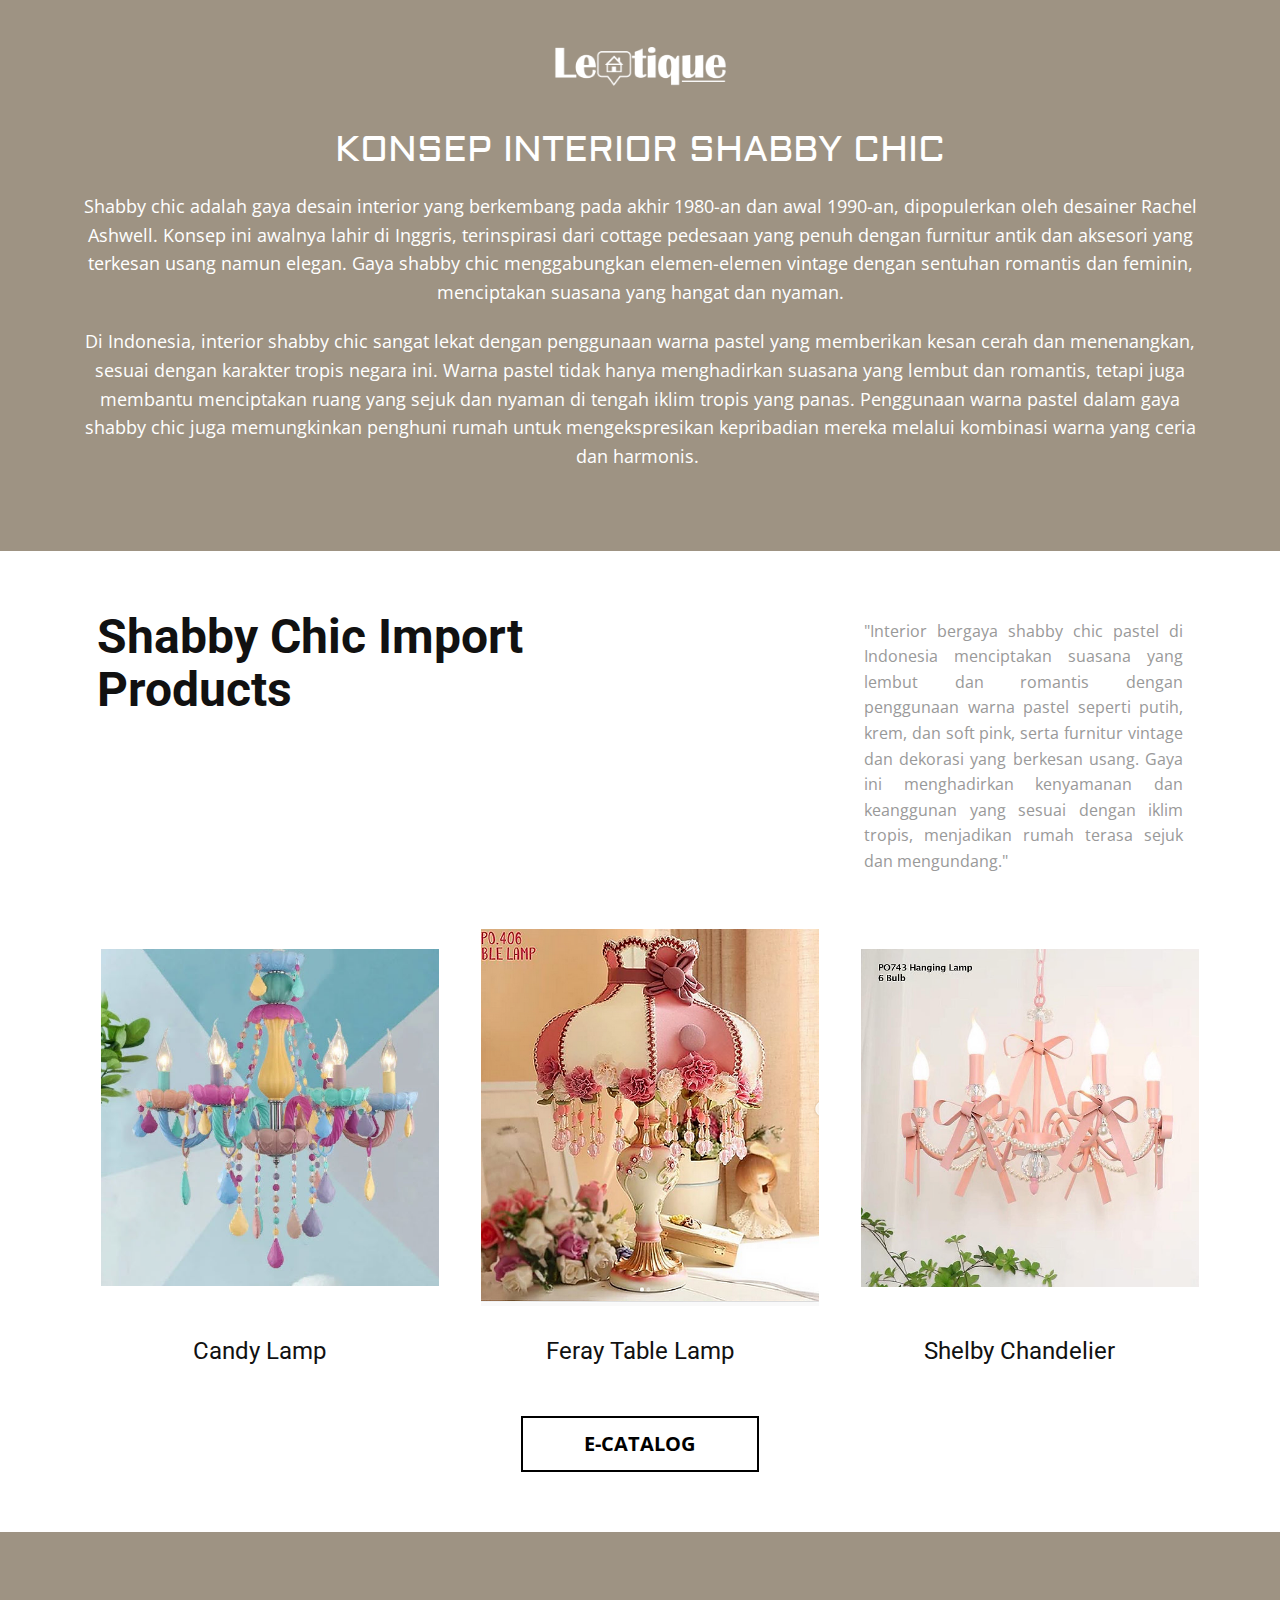
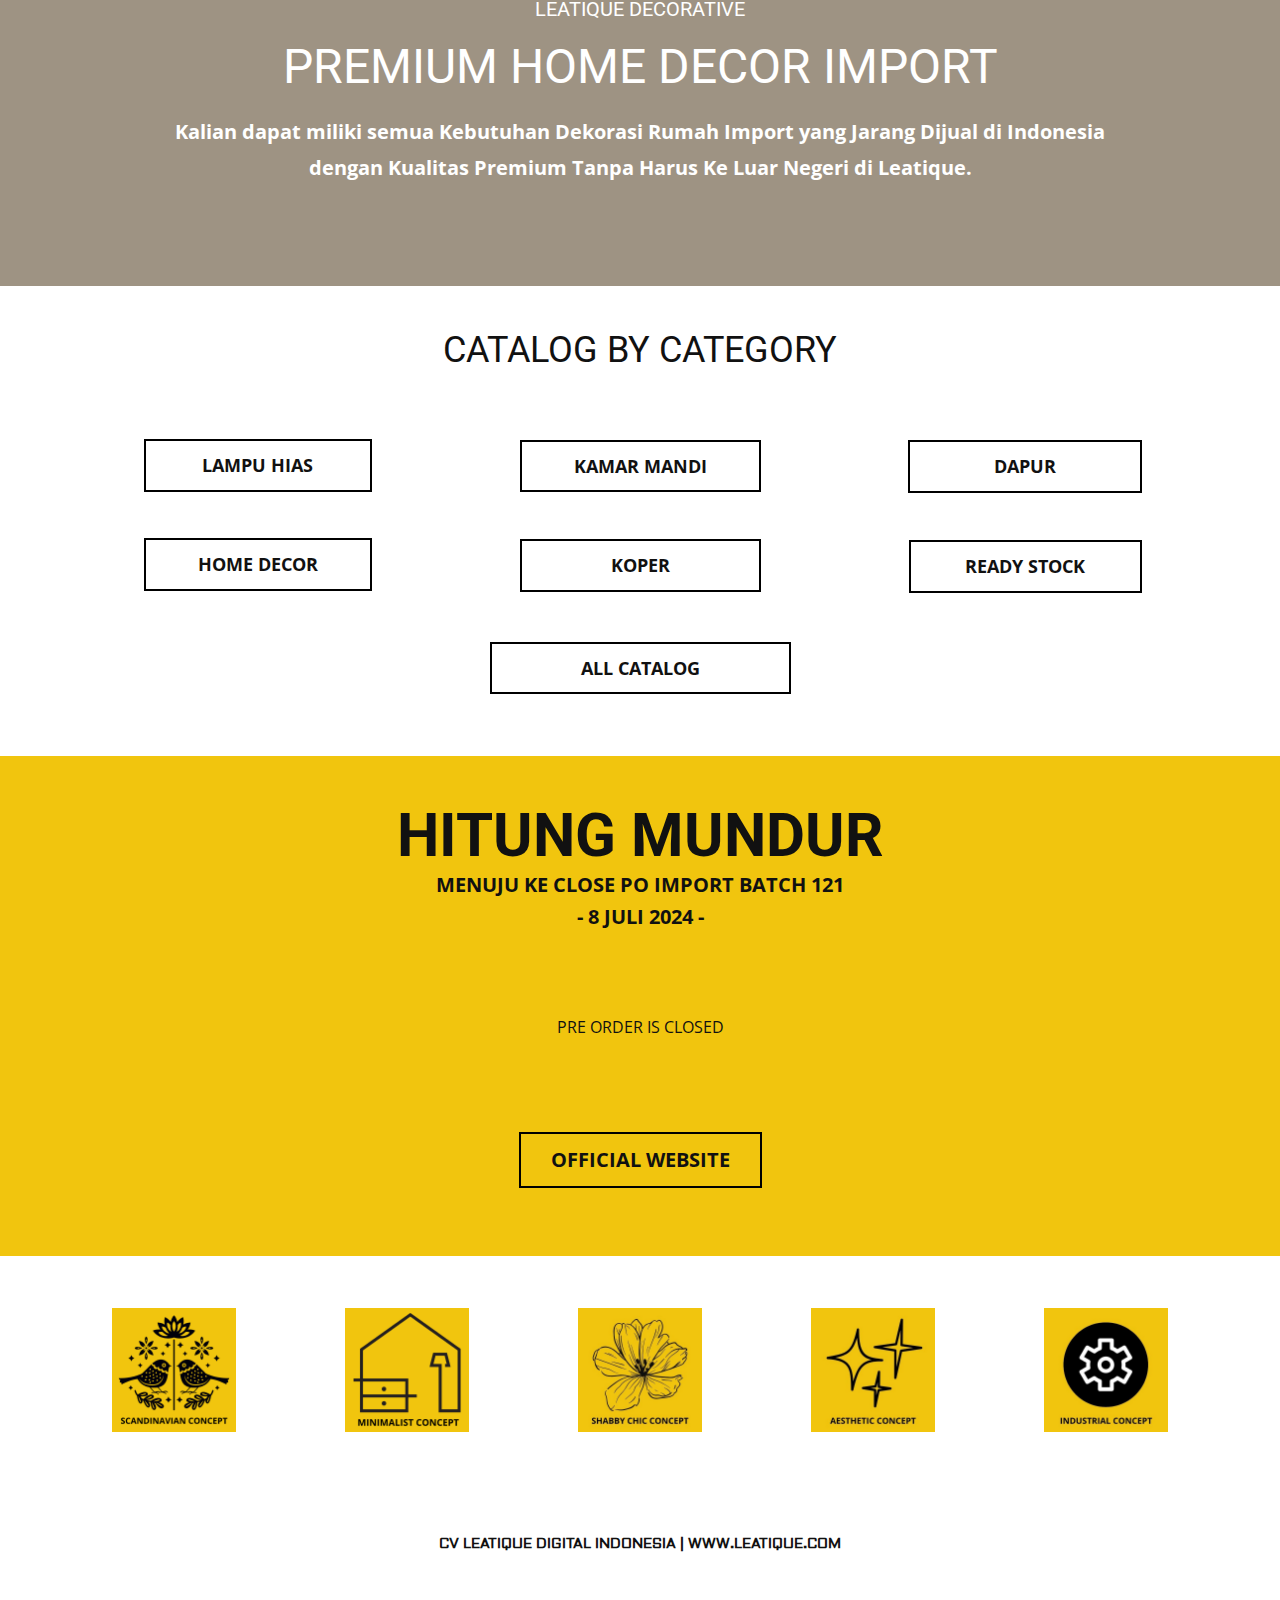
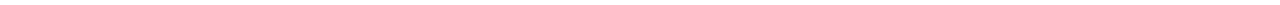
<file: Interior Leatique/shabbychic.html>
<!DOCTYPE html>
<html style="font-size: 16px;">
  <head>
    <meta name="viewport" content="width=device-width, initial-scale=1.0">
    <meta charset="utf-8">
    <meta name="keywords" content="">
    <meta name="description" content="">
    <title>shabbychic</title>
    <link rel="stylesheet" href="nicepage.css" media="screen">
<link rel="stylesheet" href="shabbychic.css" media="screen">
    <script class="u-script" type="text/javascript" src="jquery.js" defer=""></script>
    <script class="u-script" type="text/javascript" src="nicepage.js" defer=""></script>
    <meta name="generator" content="Nicepage 4.12.5, nicepage.com">
    <link id="u-theme-google-font" rel="stylesheet" href="https://fonts.googleapis.com/css?family=Roboto:100,100i,300,300i,400,400i,500,500i,700,700i,900,900i|Open+Sans:300,300i,400,400i,500,500i,600,600i,700,700i,800,800i">
    <link id="u-page-google-font" rel="stylesheet" href="https://fonts.googleapis.com/css?family=Aldrich:400">
    
    
    
    
    
    
    
    <script type="application/ld+json">{
		"@context": "http://schema.org",
		"@type": "Organization",
		"name": "Interior Leatique"
}</script>
    <meta name="theme-color" content="#478ac9">
    <meta property="og:title" content="shabbychic">
    <meta property="og:description" content="">
    <meta property="og:type" content="website">
  </head>
  <body class="u-body u-xl-mode">
    <section class="u-clearfix u-custom-color-1 u-section-1" id="sec-3856">
      <div class="u-clearfix u-sheet u-sheet-1">
        <img class="u-image u-image-default u-image-1" src="images/leatiquewhitelogo.png" alt="" data-image-width="1080" data-image-height="190">
        <div class="fr-view u-align-center u-clearfix u-rich-text u-text u-text-1">
          <h1>
            <span class="u-custom-font" style="font-family: Aldrich; font-size: 2.25rem;">KONSEP INTERIOR SHABBY CHIC</span>
          </h1>
          <p style="text-align: center;">
            <span style="font-size: 1.125rem;">Shabby chic adalah gaya desain interior yang berkembang pada akhir 1980-an dan awal 1990-an, dipopulerkan oleh desainer Rachel Ashwell. Konsep ini awalnya lahir di Inggris, terinspirasi dari cottage pedesaan yang penuh dengan furnitur antik dan aksesori yang terkesan usang namun elegan. Gaya shabby chic menggabungkan elemen-elemen vintage dengan sentuhan romantis dan feminin, menciptakan suasana yang hangat dan nyaman.</span>
          </p>
          <p style="text-align: center;">
            <span style="font-size: 1.125rem;">Di Indonesia, interior shabby chic sangat lekat dengan penggunaan warna pastel yang memberikan kesan cerah dan menenangkan, sesuai dengan karakter tropis negara ini. Warna pastel tidak hanya menghadirkan suasana yang lembut dan romantis, tetapi juga membantu menciptakan ruang yang sejuk dan nyaman di tengah iklim tropis yang panas. Penggunaan warna pastel dalam gaya shabby chic juga memungkinkan penghuni rumah untuk mengekspresikan kepribadian mereka melalui kombinasi warna yang ceria dan harmonis.&nbsp;</span>
          </p>
        </div>
      </div>
    </section>
    <section class="u-align-center u-clearfix u-section-2" id="carousel_1ebf">
      <div class="u-clearfix u-sheet u-valign-middle u-sheet-1">
        <h2 class="u-align-left u-text u-text-1">Shabby Chic Import<br>Products
        </h2>
        <p class="u-align-justify u-text u-text-grey-40 u-text-2"> "Interior bergaya shabby chic pastel di Indonesia menciptakan suasana yang lembut dan romantis dengan penggunaan warna pastel seperti putih, krem, dan soft pink, serta furnitur vintage dan dekorasi yang berkesan usang. Gaya ini menghadirkan kenyamanan dan keanggunan yang sesuai dengan iklim tropis, menjadikan rumah terasa sejuk dan mengundang."</p><!--products--><!--products_options_json--><!--{"type":"Recent","source":"","tags":"","count":""}--><!--/products_options_json-->
        <div class="u-expanded-width u-products u-products-1">
          <div class="u-repeater u-repeater-1"><!--product_item-->
            <div class="u-container-style u-products-item u-repeater-item u-white u-repeater-item-1">
              <div class="u-container-layout u-similar-container u-valign-top-md u-valign-top-sm u-valign-top-xs u-container-layout-1"><!--product_image-->
                <img alt="" class="u-expanded-width-sm u-expanded-width-xs u-image u-image-contain u-image-default u-product-control u-image-1" src="images/candy.jpg" data-image-width="546" data-image-height="544"><!--/product_image-->
                <h4 class="u-align-center u-text u-text-default u-text-3">Candy Lamp</h4>
              </div>
            </div><!--/product_item--><!--product_item-->
            <div class="u-container-style u-products-item u-repeater-item u-white u-repeater-item-2">
              <div class="u-container-layout u-similar-container u-valign-top-md u-valign-top-sm u-valign-top-xs u-container-layout-2"><!--product_image-->
                <img alt="" class="u-expanded-width-sm u-expanded-width-xs u-image u-image-contain u-image-default u-product-control u-image-2" src="images/tablelamp.png" data-image-width="564" data-image-height="630"><!--/product_image-->
                <h4 class="u-align-center u-text u-text-default u-text-4">Feray Table Lamp</h4>
              </div>
            </div><!--/product_item--><!--product_item-->
            <div class="u-container-align-center u-container-style u-products-item u-repeater-item u-white u-repeater-item-3">
              <div class="u-container-layout u-similar-container u-valign-top-md u-valign-top-sm u-valign-top-xs u-container-layout-3"><!--product_image-->
                <img alt="" class="u-expanded-width-sm u-expanded-width-xs u-image u-image-contain u-image-default u-product-control u-image-3" src="images/shelby.jpeg" data-image-width="630" data-image-height="630"><!--/product_image-->
                <h4 class="u-align-center u-text u-text-default u-text-5">Shelby Chandelier</h4>
              </div>
            </div><!--/product_item-->
          </div>
        </div><!--/products-->
        <a href="#" class="u-border-2 u-border-black u-btn u-button-style u-hover-black u-none u-text-hover-white u-btn-1">e-catalog</a>
      </div>
    </section>
    <section class="u-align-center u-clearfix u-custom-color-1 u-section-3" id="sec-0446">
      <div class="u-clearfix u-sheet u-sheet-1">
        <h5 class="u-text u-text-default-lg u-text-default-md u-text-default-xl u-text-1">leatique decorative</h5>
        <h1 class="u-text u-text-default u-text-2">PREMIUM HOME DECOR IMPORT</h1>
        <p class="u-text u-text-3">Kalian dapat miliki semua Kebutuhan Dekorasi Rumah Import yang Jarang Dijual di Indonesia dengan Kualitas Premium Tanpa Harus Ke Luar Negeri di Leatique.</p>
      </div>
    </section>
    <section class="u-clearfix u-white u-section-4" id="sec-77b4">
      <div class="u-clearfix u-sheet u-valign-middle-sm u-valign-middle-xs u-sheet-1">
        <h2 class="u-text u-text-default u-text-1">CATALOG BY CATEGORY</h2>
        <a href="#" class="u-border-2 u-border-black u-btn u-button-style u-hover-black u-text-hover-white u-white u-btn-1">LAMPU HIAS</a>
        <a href="#" class="u-border-2 u-border-black u-btn u-button-style u-hover-black u-text-hover-white u-white u-btn-2">KAMAR MANDI</a>
        <a href="#" class="u-border-2 u-border-black u-btn u-button-style u-hover-black u-text-hover-white u-white u-btn-3">DAPUR</a>
        <a href="#" class="u-border-2 u-border-black u-btn u-button-style u-hover-black u-text-hover-white u-white u-btn-4">HOME DECOR</a>
        <a href="#" class="u-border-2 u-border-black u-btn u-button-style u-hover-black u-text-hover-white u-white u-btn-5">KOPER</a>
        <a href="#" class="u-border-2 u-border-black u-btn u-button-style u-hover-black u-text-hover-white u-white u-btn-6">READY STOCK</a>
        <a href="#" class="u-border-2 u-border-black u-btn u-button-style u-hover-black u-text-hover-white u-white u-btn-7">ALL CATALOG</a>
      </div>
    </section>
    <section class="u-align-center u-clearfix u-palette-3-base u-section-5" id="sec-73f9">
      <div class="u-clearfix u-sheet u-valign-middle-sm u-valign-middle-xs u-sheet-1">
        <h2 class="u-text u-text-1">HITUNG MUNDUR</h2>
        <p class="u-large-text u-text u-text-variant u-text-2">
          <span style="font-weight: 700;">MENUJU KE CLOSE PO IMPORT BATCH 121<br>
          </span>
          <span style="font-weight: 700;">-<span style="font-weight: 700;"> 8 JULI 2024 -</span>
          </span>
        </p>
        <div class="u-countdown u-countdown-1" data-target-date="Mon, 08 Jul 2024 13:00:02 GMT" data-type="to-date" data-for="everyone" data-time-left="90m" data-timer-id="dfea" data-target-number="100" data-direction="down" data-start-time="Fri Nov 26 2021 16:40:08 GMT+0300 (Москва, стандартное время)" data-frequency="10s" data-after-count="message" data-redirect-url="https://">
          <div class="u-countdown-wrapper u-spacing-40">
            <div class="u-countdown-item u-countdown-years u-hidden u-spacing-15 u-countdown-item-1">
              <div class="u-countdown-counter u-spacing-2 u-countdown-counter-1"><div class="u-countdown-number">0</div><div class="u-countdown-number u-hidden">0</div></div>
              <div class="u-countdown-label u-text-grey-50 u-countdown-label-1">Years</div>
            </div>
            <div class="u-countdown-separator u-hidden u-countdown-separator-1"></div>
            <div class="u-countdown-days u-countdown-item u-spacing-15 u-countdown-item-2">
              <div class="u-countdown-counter u-spacing-2 u-countdown-counter-2"><div class="u-countdown-number">9</div><div class="u-countdown-number u-hidden">0</div><div class="u-countdown-number u-hidden">0</div></div>
              <div class="u-countdown-label u-text-grey-50 u-countdown-label-2">Days</div>
            </div>
            <div class="u-countdown-separator u-countdown-separator-2"></div>
            <div class="u-countdown-hours u-countdown-item u-spacing-15 u-countdown-item-3">
              <div class="u-countdown-counter u-spacing-2 u-countdown-counter-3"><div class="u-countdown-number">2</div><div class="u-countdown-number">3</div></div>
              <div class="u-countdown-label u-text-grey-50 u-countdown-label-3">Hours</div>
            </div>
            <div class="u-countdown-separator u-countdown-separator-3"></div>
            <div class="u-countdown-item u-countdown-minutes u-spacing-15 u-countdown-item-4">
              <div class="u-countdown-counter u-spacing-2 u-countdown-counter-4"><div class="u-countdown-number">2</div><div class="u-countdown-number">0</div></div>
              <div class="u-countdown-label u-text-grey-50 u-countdown-label-4">Minutes</div>
            </div>
            <div class="u-countdown-separator u-countdown-separator-4"></div>
            <div class="u-countdown-item u-countdown-seconds u-spacing-15 u-countdown-item-5">
              <div class="u-countdown-counter u-spacing-2 u-countdown-counter-5"><div class="u-countdown-number">4</div><div class="u-countdown-number">6</div></div>
              <div class="u-countdown-label u-text-grey-50 u-countdown-label-5">Seconds</div>
            </div>
            <div class="u-countdown-separator u-hidden u-countdown-separator-5"></div>
            <div class="u-countdown-item u-countdown-numbers u-hidden u-spacing-15 u-countdown-item-6">
              <div class="u-countdown-counter u-spacing-2 u-countdown-counter-6"><div class="u-countdown-number">0</div><div class="u-countdown-number">0</div><div class="u-countdown-number">1</div><div class="u-countdown-number">0</div><div class="u-countdown-number">0</div></div>
              <div class="u-countdown-label u-text-grey-50 u-countdown-label-6">Items</div>
            </div>
          </div>
          <div class="u-countdown-message u-hidden">
            <p>PRE ORDER IS CLOSED</p>
          </div>
        </div>
        <a href="#" class="u-border-2 u-border-black u-btn u-button-style u-hover-black u-palette-3-base u-text-hover-white u-btn-1">OFFICIAL WEBSITE</a>
      </div>
    </section>
    <section class="u-clearfix u-white u-section-6" id="sec-ec3b">
      <div class="u-clearfix u-sheet u-valign-middle-lg u-valign-middle-md u-valign-middle-xl u-sheet-1">
        <div class="u-clearfix u-disable-padding u-expanded-width-lg u-expanded-width-md u-expanded-width-xl u-gutter-24 u-layout-custom-sm u-layout-custom-xs u-layout-wrap u-layout-wrap-1">
          <div class="u-gutter-0 u-layout">
            <div class="u-layout-row">
              <div class="u-container-style u-image u-image-contain u-layout-cell u-left-cell u-size-12 u-image-1" data-image-width="500" data-image-height="500" data-href="scandinavian.html" data-page-id="75407911">
                <div class="u-container-layout u-valign-middle u-container-layout-1" src=""></div>
              </div>
              <div class="u-align-center u-container-style u-image u-image-contain u-layout-cell u-size-12 u-image-2" data-image-width="500" data-image-height="500" data-href="minimalis.html" data-page-id="82595830">
                <div class="u-container-layout u-valign-middle u-container-layout-2" src=""></div>
              </div>
              <div class="u-container-style u-image u-image-contain u-layout-cell u-size-12 u-image-3" data-image-width="500" data-image-height="500" data-href="shabbychic.html" data-page-id="2161606406">
                <div class="u-container-layout u-valign-middle u-container-layout-3" src=""></div>
              </div>
              <div class="u-container-style u-image u-image-contain u-layout-cell u-size-12 u-image-4" data-image-width="500" data-image-height="500" data-href="aesthetic.html" data-page-id="58296513">
                <div class="u-container-layout u-valign-middle u-container-layout-4" src=""></div>
              </div>
              <div class="u-container-style u-image u-image-contain u-layout-cell u-size-12 u-image-5" data-image-width="500" data-image-height="500" data-href="industrial.html" data-page-id="274014044">
                <div class="u-container-layout u-valign-middle u-container-layout-5" src=""></div>
              </div>
            </div>
          </div>
        </div>
      </div>
    </section>
    
    
    <footer class="u-align-center u-clearfix u-footer u-white u-footer" id="sec-0938"><div class="u-clearfix u-sheet u-sheet-1">
        <p class="u-custom-font u-small-text u-text u-text-variant u-text-1">CV LEATIQUE DIGITAL INDONESIA | WWW.LEATIQUE.COM</p>
      </div></footer>
  </body>
</html>
</file>
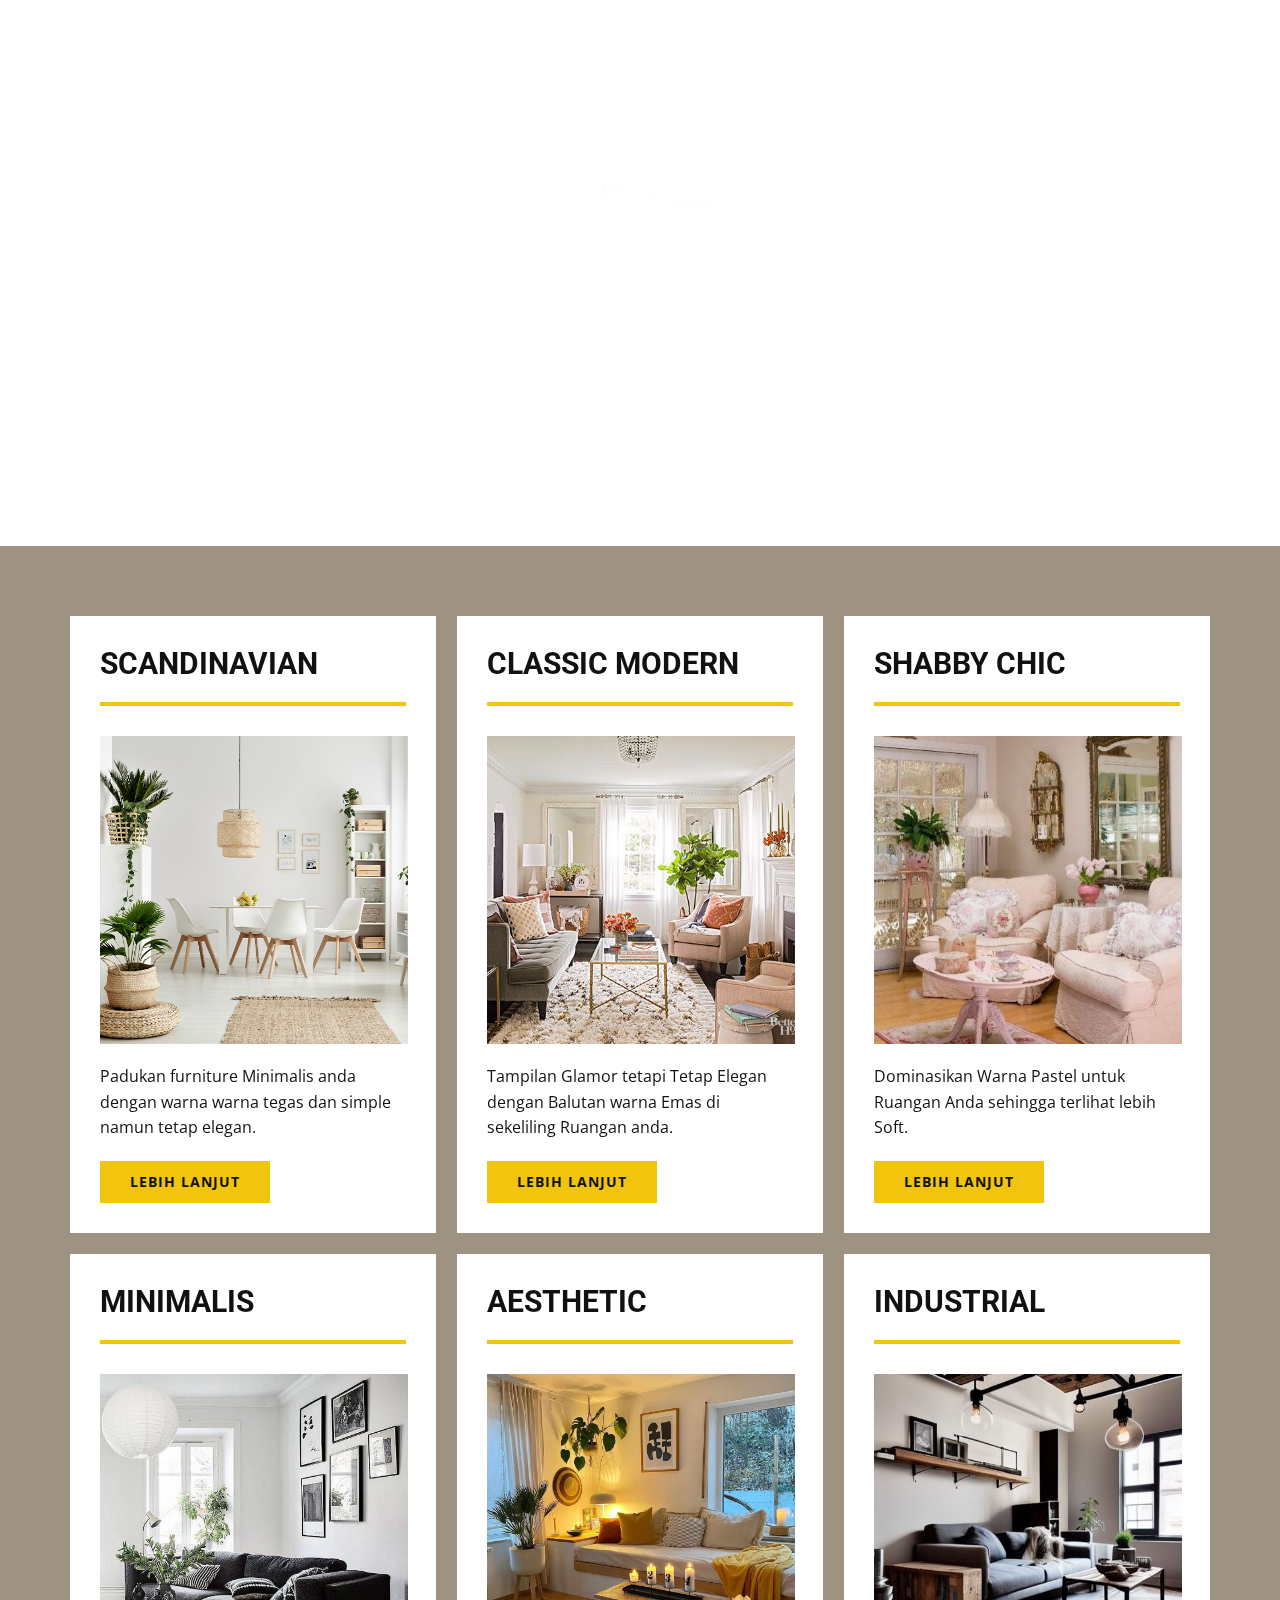
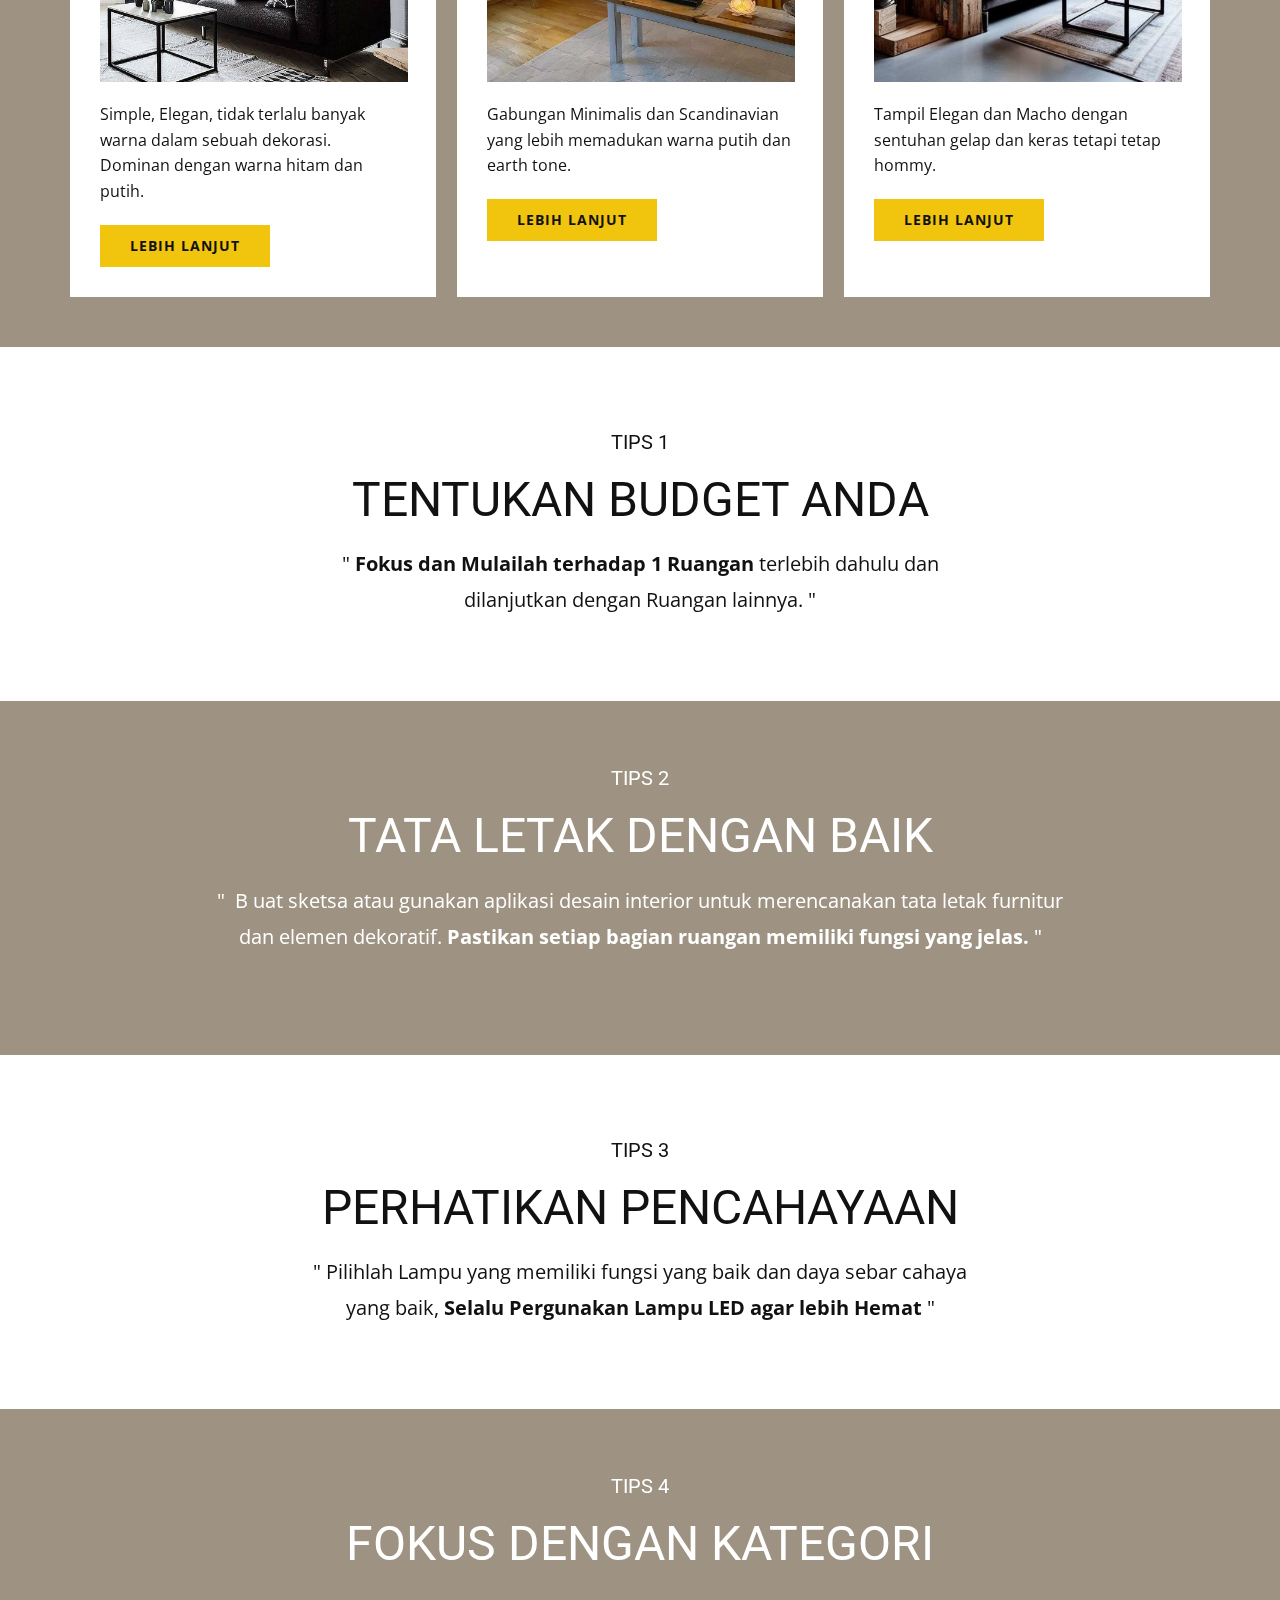
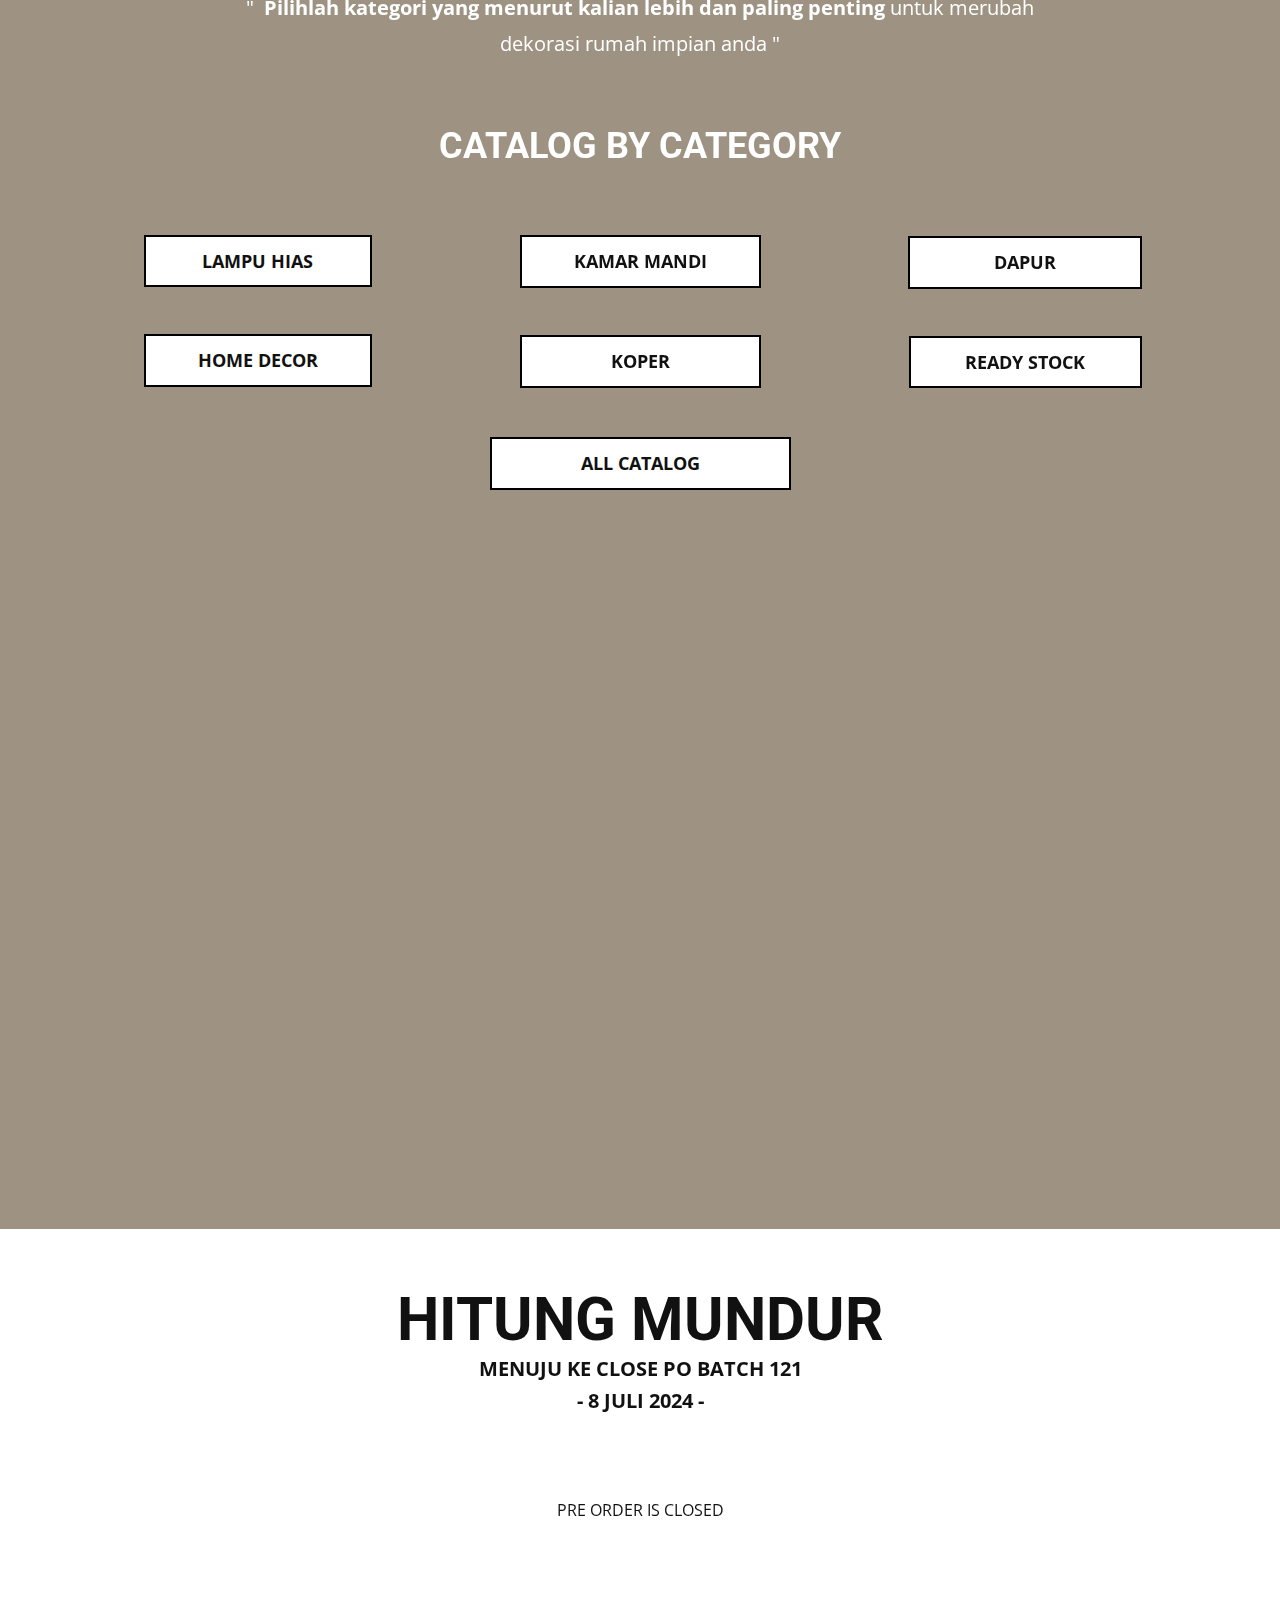
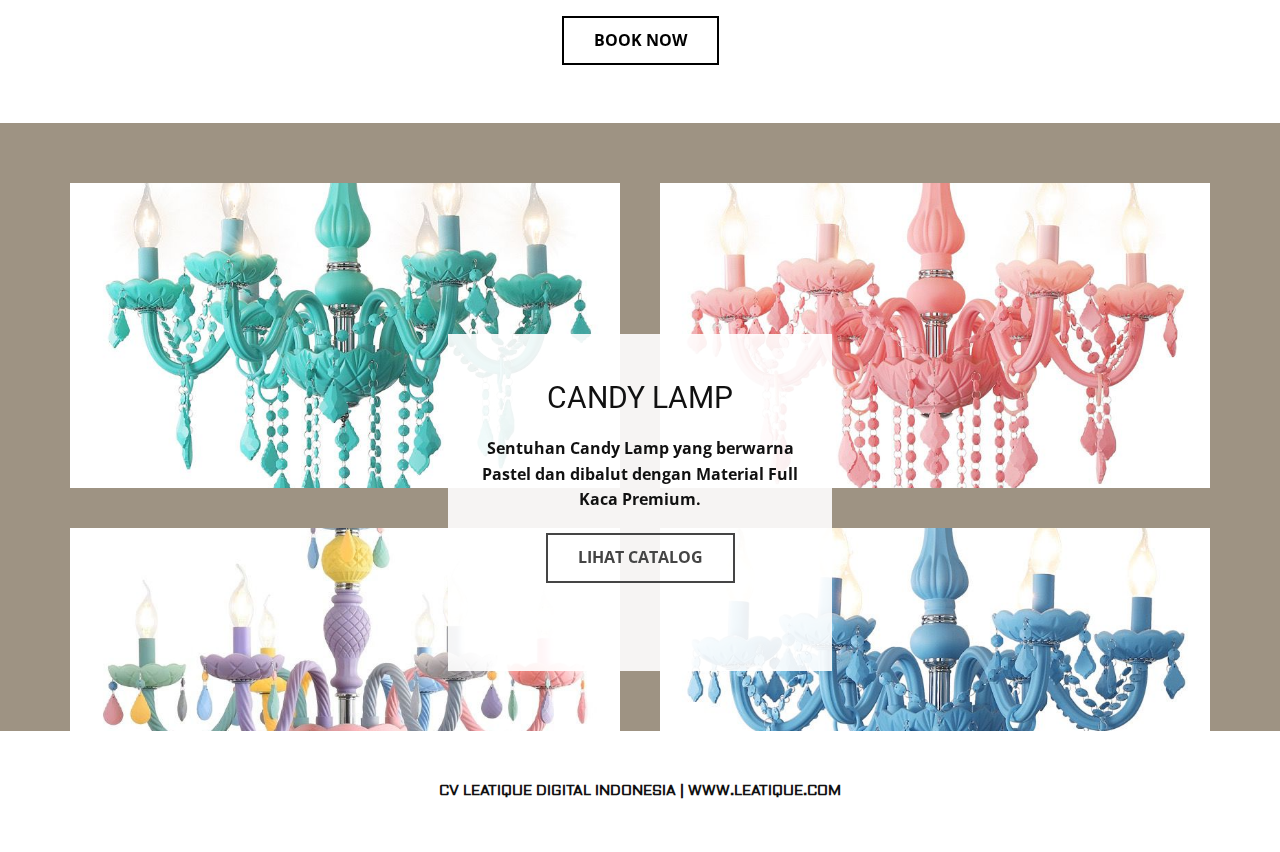
<file: Interior Leatique/sugesstion.html>
<!DOCTYPE html>
<html style="font-size: 16px;">
  <head>
    <meta name="viewport" content="width=device-width, initial-scale=1.0">
    <meta charset="utf-8">
    <meta name="keywords" content="">
    <meta name="description" content="">
    <title>sugesstion</title>
    <link rel="stylesheet" href="nicepage.css" media="screen">
<link rel="stylesheet" href="sugesstion.css" media="screen">
    <script class="u-script" type="text/javascript" src="jquery.js" defer=""></script>
    <script class="u-script" type="text/javascript" src="nicepage.js" defer=""></script>
    <meta name="generator" content="Nicepage 4.12.5, nicepage.com">
    <link id="u-theme-google-font" rel="stylesheet" href="https://fonts.googleapis.com/css?family=Roboto:100,100i,300,300i,400,400i,500,500i,700,700i,900,900i|Open+Sans:300,300i,400,400i,500,500i,600,600i,700,700i,800,800i">
    <link id="u-page-google-font" rel="stylesheet" href="https://fonts.googleapis.com/css?family=Aldrich:400">
    
    
    
    
    
    
    
    
    
    
    
    <script type="application/ld+json">{
		"@context": "http://schema.org",
		"@type": "Organization",
		"name": "Interior Leatique"
}</script>
    <meta name="theme-color" content="#478ac9">
    <meta property="og:title" content="sugesstion">
    <meta property="og:description" content="">
    <meta property="og:type" content="website">
  </head>
  <body class="u-body u-xl-mode">
    <section class="u-align-center u-clearfix u-shading u-video u-video-cover u-section-1" id="carousel_d6b8">
      <div style="filter: brightness(0.5);" class="u-background-video u-expanded u-video-cover">
        <div class="embed-responsive embed-responsive-1">
          <iframe style="position: absolute;top: 0;left: 0;width: 100%;height: 100%;" class="embed-responsive-item" src="https://www.youtube.com/embed/NinGucFDC8k?playlist=NinGucFDC8k&amp;loop=1&amp;mute=1&amp;showinfo=0&amp;controls=0&amp;start=0&amp;autoplay=1" data-autoplay="1" frameborder="0" allowfullscreen=""></iframe>
        </div>
      </div>
      <div class="u-clearfix u-sheet u-sheet-1">
        <img class="u-image u-image-default u-image-1" src="images/leatiquewhitelogo.png" alt="" data-image-width="1080" data-image-height="190">
        <h1 class="u-text u-text-body-alt-color u-title u-text-1">inspirasi dekorasi rumah anda</h1>
        <p class="u-large-text u-text u-text-body-alt-color u-text-variant u-text-2">Konsep Interior yang disesuaikan dengan rumah dan hati anda</p>
      </div>
    </section>
    <section class="u-clearfix u-custom-color-1 u-section-2" id="sec-220a">
      <div class="u-clearfix u-sheet u-sheet-1">
        <div class="u-expanded-width u-list u-list-1">
          <div class="u-repeater u-repeater-1">
            <div class="u-container-style u-list-item u-repeater-item u-video-cover u-white">
              <div class="u-container-layout u-similar-container u-valign-top u-container-layout-1">
                <h3 class="u-text u-text-default u-text-1">SCANDINAVIAN</h3>
                <div class="u-border-4 u-border-palette-3-base u-expanded-width u-line u-line-horizontal u-line-1"></div>
                <img alt="" class="u-expanded-width-lg u-expanded-width-md u-expanded-width-sm u-expanded-width-xs u-image u-image-default u-image-1" data-image-width="940" data-image-height="564" src="images/scandinavian-interior-design-ideas.jpg" data-href="scandinavian.html" data-page-id="75407911">
                <p class="u-text u-text-2"> Padukan furniture Minimalis anda dengan warna warna tegas dan simple<br>namun tetap elegan.
                </p>
                <a href="scandinavian.html" data-page-id="75407911" class="u-btn u-button-style u-palette-3-base u-btn-1">LEBIH LANJUT</a>
              </div>
            </div>
            <div class="u-container-style u-list-item u-repeater-item u-video-cover u-white u-list-item-2">
              <div class="u-container-layout u-similar-container u-valign-top u-container-layout-2">
                <h3 class="u-text u-text-default u-text-3">CLASSIC MODERN</h3>
                <div class="u-border-4 u-border-palette-3-base u-expanded-width u-line u-line-horizontal u-line-2"></div>
                <img alt="" class="u-expanded-width-lg u-expanded-width-md u-expanded-width-sm u-expanded-width-xs u-image u-image-default u-image-2" data-image-width="550" data-image-height="458" src="images/classicmoderninteriordesignleatique.jpg" data-href="classic.html" data-page-id="3002916619">
                <p class="u-text u-text-4"> Tampilan Glamor tetapi Tetap Elegan dengan Balutan warna Emas di sekeliling Ruangan anda.</p>
                <a href="classic.html" data-page-id="3002916619" class="u-btn u-button-style u-palette-3-base u-btn-2">lebih lanjut</a>
              </div>
            </div>
            <div class="u-container-style u-list-item u-repeater-item u-video-cover u-white u-list-item-3">
              <div class="u-container-layout u-similar-container u-valign-top u-container-layout-3">
                <h3 class="u-text u-text-default u-text-5">SHABBY CHIC</h3>
                <div class="u-border-4 u-border-palette-3-base u-expanded-width u-line u-line-horizontal u-line-3"></div>
                <img alt="" class="u-expanded-width-lg u-expanded-width-md u-expanded-width-sm u-expanded-width-xs u-image u-image-default u-image-3" data-image-width="866" data-image-height="866" src="images/shabbychicinteriorleatique.jpg" data-href="shabbychic.html" data-page-id="2161606406">
                <p class="u-text u-text-6">Dominasikan Warna Pastel untuk Ruangan Anda sehingga terlihat lebih Soft.</p>
                <a href="shabbychic.html" data-page-id="2161606406" class="u-btn u-button-style u-palette-3-base u-btn-3">LEBIH LANJUT</a>
              </div>
            </div>
            <div class="u-container-style u-list-item u-repeater-item u-video-cover u-white u-list-item-4">
              <div class="u-container-layout u-similar-container u-valign-top u-container-layout-4">
                <h3 class="u-text u-text-default u-text-7">MINIMALIS</h3>
                <div class="u-border-4 u-border-palette-3-base u-expanded-width u-line u-line-horizontal u-line-4"></div>
                <img alt="" class="u-expanded-width-lg u-expanded-width-md u-expanded-width-sm u-expanded-width-xs u-image u-image-default u-image-4" data-image-width="1024" data-image-height="1372" src="images/minimalisinteriorbyleatique.jpg" data-href="minimalis.html" data-page-id="82595830">
                <p class="u-text u-text-8">Simple, Elegan, tidak terlalu banyak warna dalam sebuah dekorasi. Dominan dengan warna hitam dan putih.</p>
                <a href="minimalis.html" data-page-id="82595830" class="u-btn u-button-style u-palette-3-base u-btn-4">LEBIH LANJUT</a>
              </div>
            </div>
            <div class="u-container-style u-list-item u-repeater-item u-video-cover u-white u-list-item-5">
              <div class="u-container-layout u-similar-container u-valign-top u-container-layout-5">
                <h3 class="u-text u-text-default u-text-9">AESTHETIC</h3>
                <div class="u-border-4 u-border-palette-3-base u-expanded-width u-line u-line-horizontal u-line-5"></div>
                <img alt="" class="u-expanded-width-lg u-expanded-width-md u-expanded-width-sm u-expanded-width-xs u-image u-image-default u-image-5" data-image-width="1080" data-image-height="1080" src="images/aestheticroomidea.jpg" data-href="aesthetic.html" data-page-id="58296513">
                <p class="u-text u-text-10">Gabungan Minimalis dan Scandinavian yang lebih memadukan warna putih dan earth tone.</p>
                <a href="aesthetic.html" data-page-id="58296513" class="u-btn u-button-style u-palette-3-base u-btn-5">LEBIH LANJUT</a>
              </div>
            </div>
            <div class="u-container-style u-list-item u-repeater-item u-video-cover u-white u-list-item-6">
              <div class="u-container-layout u-similar-container u-valign-top u-container-layout-6">
                <h3 class="u-text u-text-default u-text-11">INDUSTRIAL</h3>
                <div class="u-border-4 u-border-palette-3-base u-expanded-width u-line u-line-horizontal u-line-6"></div>
                <img alt="" class="u-expanded-width-lg u-expanded-width-md u-expanded-width-sm u-expanded-width-xs u-image u-image-default u-image-6" data-image-width="512" data-image-height="512" src="images/industriallivingroom.jpg" data-href="industrial.html" data-page-id="274014044">
                <p class="u-text u-text-12"> Tampil Elegan dan Macho dengan sentuhan gelap dan keras tetapi tetap hommy.</p>
                <a href="industrial.html" data-page-id="274014044" class="u-btn u-button-style u-palette-3-base u-btn-6">LEBIH LANJUT</a>
              </div>
            </div>
          </div>
        </div>
      </div>
    </section>
    <section class="u-align-center u-clearfix u-section-3" id="sec-3fe6">
      <div class="u-clearfix u-sheet u-valign-middle-xl u-sheet-1">
        <h5 class="u-text u-text-default-xl u-text-1">tips 1</h5>
        <h1 class="u-text u-text-default u-text-2">TENTUKAN BUDGET ANDA</h1>
        <p class="u-text u-text-3"> "&nbsp;<span style="font-weight: 700;">Fokus dan Mulailah terhadap 1 Ruangan</span>&nbsp;terlebih dahulu dan dilanjutkan dengan Ruangan lainnya. "
        </p>
      </div>
    </section>
    <section class="u-align-center u-clearfix u-custom-color-1 u-section-4" id="carousel_670a">
      <div class="u-clearfix u-sheet u-sheet-1">
        <h5 class="u-text u-text-default u-text-1">tips 2</h5>
        <h1 class="u-text u-text-default u-text-2"> Tata Letak dengan Baik</h1>
        <p class="u-text u-text-3"> "&nbsp;<span style="font-weight: 700;">
            <span style="font-weight: 400;">B</span>
          </span>uat sketsa atau gunakan aplikasi desain interior untuk merencanakan tata letak furnitur dan elemen dekoratif. <span style="font-weight: 700;">Pastikan setiap bagian ruangan memiliki fungsi yang jelas.</span>&nbsp;"
        </p>
      </div>
    </section>
    <section class="u-align-center u-clearfix u-section-5" id="carousel_e21e">
      <div class="u-clearfix u-sheet u-valign-middle u-sheet-1">
        <h5 class="u-text u-text-default u-text-1">tips 3</h5>
        <h1 class="u-text u-text-default u-text-2"> Perhatikan Pencahayaan</h1>
        <p class="u-text u-text-3"> " <b>
            <span style="font-weight: 400;">Pilihlah Lampu yang memiliki fungsi yang baik dan daya sebar cahaya yang baik, </span>Selalu Pergunakan Lampu LED agar lebih Hemat</b>&nbsp;"
        </p>
      </div>
    </section>
    <section class="u-align-center u-clearfix u-custom-color-1 u-section-6" id="carousel_e6fe">
      <div class="u-clearfix u-sheet u-valign-middle u-sheet-1">
        <h5 class="u-text u-text-default u-text-1">tips 4</h5>
        <h1 class="u-text u-text-default u-text-2">fokus dengan kategori</h1>
        <p class="u-text u-text-3"> "&nbsp;<span style="font-weight: 700;">
            <span style="font-weight: 400;"></span>
          </span>
          <span style="font-weight: 700;">Pilihlah kategori&nbsp;yang menurut kalian lebih dan&nbsp;paling penting</span>&nbsp;untuk merubah dekorasi rumah impian anda&nbsp;"
        </p>
      </div>
    </section>
    <section class="u-clearfix u-custom-color-1 u-section-7" id="sec-5c10">
      <div class="u-clearfix u-sheet u-sheet-1">
        <h2 class="u-align-center-xs u-text u-text-1">CATALOG BY CATEGORY</h2>
        <a href="#" class="u-active-black u-border-2 u-border-black u-btn u-button-style u-hover-black u-text-hover-white u-white u-btn-1">LAMPU HIAS</a>
        <a href="#" class="u-active-black u-border-2 u-border-black u-btn u-button-style u-hover-black u-text-hover-white u-white u-btn-2">KAMAR MANDI</a>
        <a href="#" class="u-active-black u-border-2 u-border-black u-btn u-button-style u-hover-black u-text-hover-white u-white u-btn-3">DAPUR</a>
        <a href="#" class="u-active-black u-border-2 u-border-black u-btn u-button-style u-hover-black u-text-hover-white u-white u-btn-4">HOME DECOR</a>
        <a href="#" class="u-active-black u-border-2 u-border-black u-btn u-button-style u-hover-black u-text-hover-white u-white u-btn-5">KOPER</a>
        <a href="#" class="u-active-black u-border-2 u-border-black u-btn u-button-style u-hover-black u-text-hover-white u-white u-btn-6">READY STOCK</a>
        <a href="#" class="u-active-black u-border-2 u-border-black u-btn u-button-style u-hover-black u-text-hover-white u-white u-btn-7">ALL CATALOG</a>
      </div>
    </section>
    <section class="u-clearfix u-custom-color-1 u-section-8" id="sec-4e59">
      <div class="u-clearfix u-sheet u-valign-top-xs u-sheet-1">
        <div class="u-align-left u-expanded-width-lg u-expanded-width-md u-expanded-width-sm u-expanded-width-xl u-left-0 u-video u-video-contain u-video-1">
          <div class="embed-responsive embed-responsive-1">
            <iframe style="position: absolute;top: 0;left: 0;width: 100%;height: 100%;" class="embed-responsive-item" src="https://www.youtube.com/embed/Esv_SsC_Wls?mute=0&amp;showinfo=0&amp;controls=0&amp;start=0" frameborder="0" allowfullscreen=""></iframe>
          </div>
        </div>
      </div>
    </section>
    <section class="u-align-center u-clearfix u-white u-section-9" id="sec-3875">
      <div class="u-clearfix u-sheet u-valign-middle-xs u-sheet-1">
        <h2 class="u-text u-text-default u-text-1">HITUNG MUNDUR</h2>
        <p class="u-large-text u-text u-text-variant u-text-2">
          <span style="font-weight: 700;">MENUJU KE CLOSE PO BATCH 121<br>
          </span>
          <span style="font-weight: 700;">-<span style="font-weight: 700;"> 8 JULI 2024 -</span>
          </span>
        </p>
        <div class="u-countdown u-countdown-1" data-target-date="Sun, 07 Jul 2024 04:48:20 GMT" data-type="to-date" data-for="everyone" data-time-left="90m" data-timer-id="dfea" data-target-number="100" data-direction="down" data-start-time="Fri Nov 26 2021 16:40:08 GMT+0300 (Москва, стандартное время)" data-frequency="10s" data-after-count="message" data-redirect-url="https://">
          <div class="u-countdown-wrapper u-spacing-40">
            <div class="u-countdown-item u-countdown-years u-hidden u-spacing-15 u-countdown-item-1">
              <div class="u-countdown-counter u-spacing-2 u-countdown-counter-1"><div class="u-countdown-number">0</div><div class="u-countdown-number u-hidden">0</div></div>
              <div class="u-countdown-label u-text-grey-50 u-countdown-label-1">Years</div>
            </div>
            <div class="u-countdown-separator u-hidden u-countdown-separator-1"></div>
            <div class="u-countdown-days u-countdown-item u-spacing-15 u-countdown-item-2">
              <div class="u-countdown-counter u-spacing-2 u-countdown-counter-2"><div class="u-countdown-number">7</div><div class="u-countdown-number u-hidden">0</div><div class="u-countdown-number u-hidden">0</div></div>
              <div class="u-countdown-label u-text-grey-50 u-countdown-label-2">Days</div>
            </div>
            <div class="u-countdown-separator u-countdown-separator-2"></div>
            <div class="u-countdown-hours u-countdown-item u-spacing-15 u-countdown-item-3">
              <div class="u-countdown-counter u-spacing-2 u-countdown-counter-3"><div class="u-countdown-number">1</div><div class="u-countdown-number">2</div></div>
              <div class="u-countdown-label u-text-grey-50 u-countdown-label-3">Hours</div>
            </div>
            <div class="u-countdown-separator u-countdown-separator-3"></div>
            <div class="u-countdown-item u-countdown-minutes u-spacing-15 u-countdown-item-4">
              <div class="u-countdown-counter u-spacing-2 u-countdown-counter-4"><div class="u-countdown-number">3</div><div class="u-countdown-number">0</div></div>
              <div class="u-countdown-label u-text-grey-50 u-countdown-label-4">Minutes</div>
            </div>
            <div class="u-countdown-separator u-countdown-separator-4"></div>
            <div class="u-countdown-item u-countdown-seconds u-spacing-15 u-countdown-item-5">
              <div class="u-countdown-counter u-spacing-2 u-countdown-counter-5"><div class="u-countdown-number">0</div><div class="u-countdown-number">0</div></div>
              <div class="u-countdown-label u-text-grey-50 u-countdown-label-5">Seconds</div>
            </div>
            <div class="u-countdown-separator u-hidden u-countdown-separator-5"></div>
            <div class="u-countdown-item u-countdown-numbers u-hidden u-spacing-15 u-countdown-item-6">
              <div class="u-countdown-counter u-spacing-2 u-countdown-counter-6"><div class="u-countdown-number">0</div><div class="u-countdown-number">0</div><div class="u-countdown-number">1</div><div class="u-countdown-number">0</div><div class="u-countdown-number">0</div></div>
              <div class="u-countdown-label u-text-grey-50 u-countdown-label-6">Items</div>
            </div>
          </div>
          <div class="u-countdown-message u-hidden">
            <p>PRE ORDER IS CLOSED</p>
          </div>
        </div>
        <a href="#" class="u-border-2 u-border-black u-btn u-button-style u-hover-black u-none u-text-hover-white u-btn-1">book now</a>
      </div>
    </section>
    <section class="u-clearfix u-custom-color-1 u-section-10" id="carousel_0b79">
      <div class="u-clearfix u-sheet u-valign-middle-md u-valign-middle-xs u-sheet-1">
        <div class="u-clearfix u-expanded-width u-gutter-40 u-layout-wrap u-layout-wrap-1">
          <div class="u-gutter-0 u-layout">
            <div class="u-layout-col">
              <div class="u-size-30">
                <div class="u-layout-row">
                  <div class="u-align-left u-container-style u-hidden-sm u-hidden-xs u-image u-layout-cell u-right-cell u-size-30 u-image-1" data-image-width="800" data-image-height="800">
                    <div class="u-container-layout u-container-layout-1"></div>
                  </div>
                  <div class="u-align-left u-container-style u-hidden-sm u-hidden-xs u-image u-layout-cell u-left-cell u-size-30 u-image-2" data-image-width="800" data-image-height="800">
                    <div class="u-container-layout u-container-layout-2"></div>
                  </div>
                </div>
              </div>
              <div class="u-size-30">
                <div class="u-layout-row">
                  <div class="u-align-left u-container-style u-hidden-sm u-hidden-xs u-image u-layout-cell u-right-cell u-size-30 u-image-3" data-image-width="800" data-image-height="800">
                    <div class="u-container-layout u-container-layout-3"></div>
                  </div>
                  <div class="u-align-left u-container-style u-hidden-sm u-hidden-xs u-layout-cell u-left-cell u-size-30 u-layout-cell-4">
                    <div class="u-container-layout u-container-layout-4">
                      <img class="u-absolute-hcenter-xs u-expanded u-hidden-sm u-image" data-image-width="800" data-image-height="800" src="images/biru.jpg">
                    </div>
                  </div>
                </div>
              </div>
            </div>
          </div>
        </div>
        <div class="u-align-center u-container-style u-group u-opacity u-opacity-90 u-white u-group-1">
          <div class="u-container-layout u-container-layout-5">
            <h3 class="u-text u-text-default u-text-1">CANDY LAMP</h3>
            <p class="u-text u-text-2">Sentuhan Candy Lamp yang berwarna Pastel dan dibalut dengan Material Full Kaca Premium.</p>
            <a href="candy-lamp.html" data-page-id="70442955" class="u-active-palette-3-base u-border-2 u-border-grey-dark-1 u-btn u-btn-rectangle u-button-style u-hover-palette-3-base u-none u-radius-0 u-btn-1">LIHAT CATALOG</a>
          </div>
        </div>
      </div>
    </section>
    
    
    <footer class="u-align-center u-clearfix u-footer u-white u-footer" id="sec-0938"><div class="u-clearfix u-sheet u-sheet-1">
        <p class="u-custom-font u-small-text u-text u-text-variant u-text-1">CV LEATIQUE DIGITAL INDONESIA | WWW.LEATIQUE.COM</p>
      </div></footer>
  </body>
</html>
</file>
